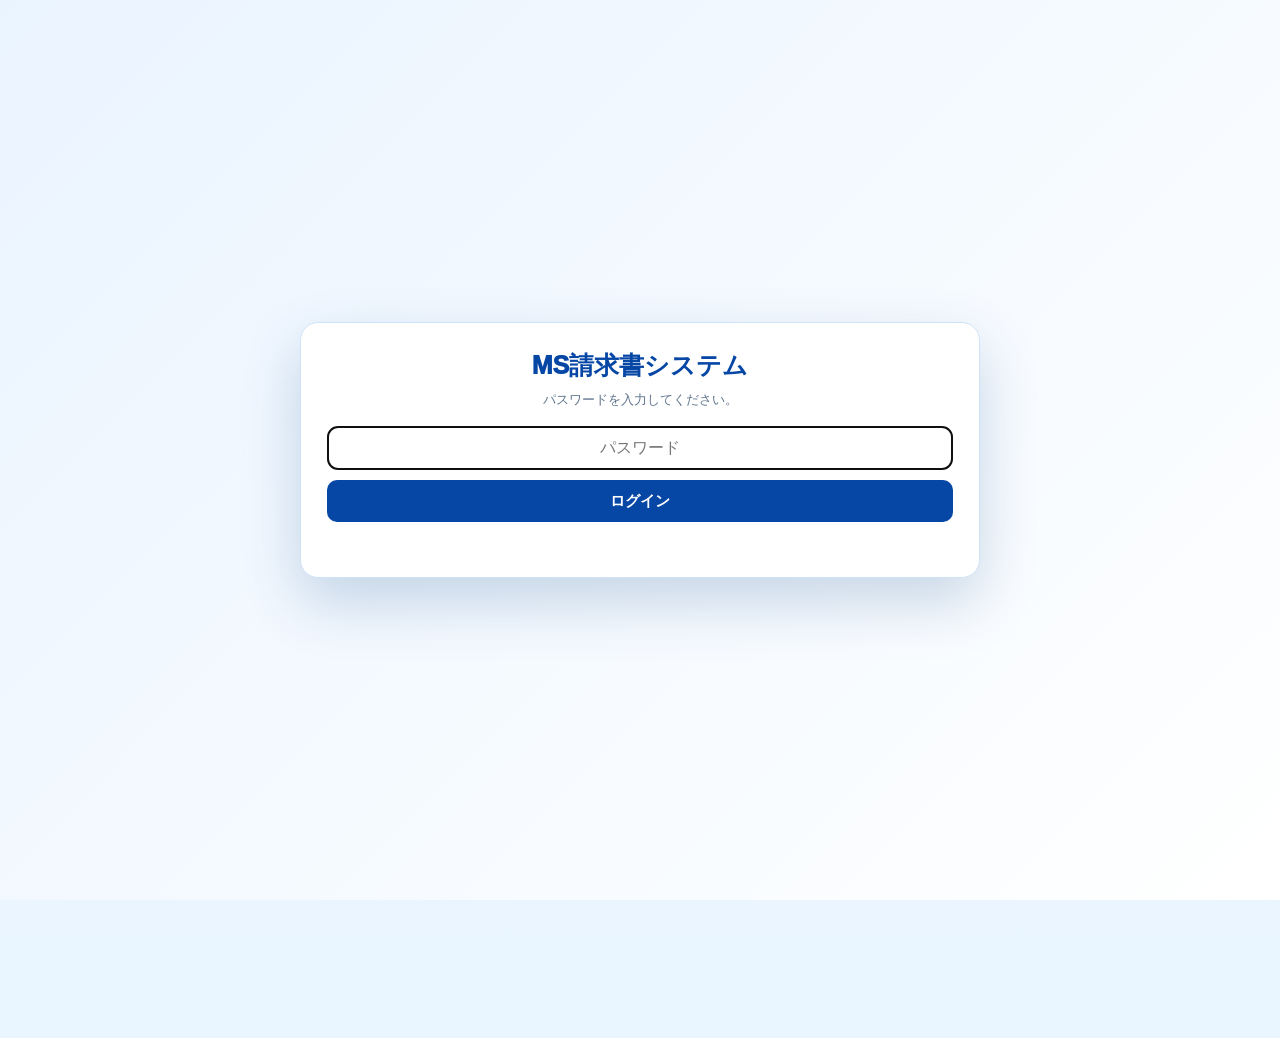
<file: index.html>
<!-- MS請求書システム 基礎整理版 2026-08-27 -->
<!doctype html>
<html lang="ja">
<head>
<meta charset="utf-8">
<meta name="viewport" content="width=device-width,initial-scale=1">
<title>MS請求書作成システム</title>
<link rel="stylesheet" href="invoice_style.css">


<style id="ms4-month-dashboard-style">
.ms4-month-dashboard{
  padding-top:12px !important;
  padding-bottom:12px !important;
}
.ms4-dashboard-title{
  margin:0 0 7px;
  font-size:12px;
  font-weight:900;
  color:#355f78;
}
.ms4-month-dashboard .ms4-current-grid > div{
  min-height:54px;
}
.ms4-month-dashboard .ms4-label{
  font-size:10px;
}
.ms4-month-dashboard .ms4-value{
  margin-top:3px;
}
</style>


<style id="ms4-site-list-compact-view-only">
/* メイン画面の工事一覧は確認専用：操作ボタンを表示せず、1工事1行でコンパクトにする */
#ms4SiteList .ms4-site-actions,
#ms4SiteList .site-actions,
#ms4SiteList .actions,
#ms4SiteList button{
  display:inline-flex !important;
}
#ms4SiteList .ms4-open{
  display:none !important;
}
#ms4SiteList > *{
  min-height:0 !important;
  padding-top:7px !important;
  padding-bottom:7px !important;
  margin-top:0 !important;
  margin-bottom:4px !important;
}
#ms4SiteList .ms4-site-card,
#ms4SiteList .site-card,
#ms4SiteList .ms4-site-info,
#ms4SiteList .site-info{
  display:flex !important;
  flex-direction:row !important;
  align-items:center !important;
  flex-wrap:nowrap !important;
  gap:10px !important;
}
#ms4SiteList p,
#ms4SiteList .sub,
#ms4SiteList .note{
  margin:0 !important;
}
</style>


<style id="ms4-site-list-one-line-final">
/* メイン画面の工事一覧：1工事1行でコンパクトに表示 */
#ms4SiteList > *{
  min-height:0 !important;
  padding:6px 9px !important;
  margin:0 0 4px !important;
}
#ms4SiteList .ms4-site-item{
  display:grid !important;
  grid-template-columns:minmax(0,1fr) auto !important;
  align-items:center !important;
  gap:8px !important;
}
#ms4SiteList .ms4-site-info,
#ms4SiteList .site-info,
#ms4SiteList .ms4-site-card{
  min-width:0 !important;
}
#ms4SiteList .ms4-site-name,
#ms4SiteList .ms4-site-meta,
#ms4SiteList .ms4-site-amt{
  display:inline !important;
  margin:0 !important;
  white-space:nowrap !important;
}
#ms4SiteList .ms4-site-name{
  margin-right:12px !important;
}
#ms4SiteList .ms4-site-meta{
  font-size:10px !important;
}
#ms4SiteList br{
  display:none !important;
}
</style>


<style id="ms4-site-list-font-larger-final">
#ms4SiteList .ms4-site-name{
  font-size:14px !important;
  font-weight:700 !important;
}
#ms4SiteList .ms4-site-meta,
#ms4SiteList .ms4-site-amt{
  font-size:12px !important;
}
#ms4SiteList button{
  font-size:12px !important;
}
</style>


<style id="ms4-site-list-responsive-height-final">
/* 工事一覧は画面の縦サイズに応じて自動調整。
   小さい画面では抑え、大きい画面では広く表示する。 */
#ms4SiteList{
  max-height:clamp(320px, 52vh, 580px) !important;
  overflow-y:auto !important;
  overflow-x:hidden !important;
}

/* 縦が低いノートPC等 */
@media (max-height:760px){
  #ms4SiteList{
    max-height:360px !important;
  }
}

/* 標準的なフルHD前後 */
@media (min-height:900px){
  #ms4SiteList{
    max-height:520px !important;
  }
}

/* 縦に余裕のある大きなモニター */
@media (min-height:1100px){
  #ms4SiteList{
    max-height:580px !important;
  }
}
</style>


<style id="ms4-billing-month-direct-style">
.ms4-billing-month-bar{
  display:flex;
  align-items:center;
  gap:9px;
  margin:0 0 10px;
  padding:7px 9px;
  border:1px solid #d5e6f7;
  border-radius:9px;
  background:#fbfdff;
  font-family:var(--fontNum);
}
.ms4-billing-month-bar label{
  font-size:12px;
  font-weight:900;
  color:#355f78;
  white-space:nowrap;
}
#ms4BillingMonth{
  width:145px;
  min-height:32px;
  padding:3px 7px;
  border:1px solid #afc7d8;
  border-radius:7px;
  background:#fff;
  color:#263f50;
  font-size:13px;
  font-weight:800;
}
.ms4-billing-month-bar span{
  font-size:10.5px;
  color:#6a7d89;
}
@media(max-width:700px){
  .ms4-billing-month-bar{flex-wrap:wrap}
}
</style>


<style id="ms4-site-claim-button-visible-final">
#ms4SiteList .ms4-site-buttons{
  display:flex !important;
  align-items:center !important;
  gap:6px !important;
}
#ms4SiteList .ms4-subbtn{
  display:inline-flex !important;
  align-items:center !important;
  justify-content:center !important;
  min-width:58px !important;
  width:auto !important;
  height:30px !important;
  padding:0 10px !important;
  font-size:12px !important;
  font-weight:900 !important;
  white-space:nowrap !important;
}
</style>


<style id="ms4-billing-month-today-button-style">
#ms4BillingMonthToday{
  width:auto !important;
  min-width:86px !important;
  height:32px !important;
  padding:0 10px !important;
  border:1px solid #9fb8c9 !important;
  border-radius:7px !important;
  background:#eef6fb !important;
  color:#245b80 !important;
  font-size:11px !important;
  font-weight:900 !important;
  cursor:pointer !important;
  white-space:nowrap !important;
}
#ms4BillingMonthToday:hover{
  background:#e3f1f9 !important;
}
</style>


<!-- MS請求書システム 簡易パスワード保護（SHA-256 / セッション中のみ認証保持） -->
<style id="ms-password-gate-style">
html.ms-password-locked body > *:not(#msPasswordGate){visibility:hidden!important;}
#msPasswordGate{
  position:fixed;inset:0;z-index:99999;
  display:none;align-items:center;justify-content:center;
  padding:20px;background:linear-gradient(135deg,#eaf4ff,#ffffff);
  font-family:-apple-system,BlinkMacSystemFont,"Segoe UI","Yu Gothic","Meiryo",sans-serif;
  visibility:visible!important;
}
html.ms-password-locked #msPasswordGate{display:flex;}
.ms-login-box{
  width:min(680px,100%);background:#fff;border:1px solid #cfe3f7;
  border-radius:18px;box-shadow:0 24px 60px rgba(0,64,128,.20);
  padding:26px;text-align:center;box-sizing:border-box;
}
.ms-login-title{font-size:25px;font-weight:950;color:#0647a5;margin-bottom:8px;}
.ms-login-sub{font-size:13px;color:#60758d;line-height:1.6;margin-bottom:16px;}
.ms-login-box input{
  width:100%;height:44px;border:1px solid #bad8f4;border-radius:10px;
  padding:8px 12px;font-size:16px;text-align:center;box-sizing:border-box;
  background:#fff;color:#122033;
}
.ms-login-box button{
  width:100%;height:42px;border:0;border-radius:10px;margin-top:10px;
  background:#0647a5;color:#fff;font-size:15px;font-weight:950;cursor:pointer;
}
.ms-login-error{min-height:20px;margin-top:9px;color:#b42318;font-size:12px;font-weight:800;}
</style>
<script id="ms-password-gate">
(function(){
  'use strict';
  var KEY='ms_invoice_auth_v1';
  var HASH='60d523c99e38a30e4b889688cf2563ae6b745aa77b41c3d5b7a7fa9606aaa4cf';
  try{ if(sessionStorage.getItem(KEY)==='ok') return; }catch(e){}
  document.documentElement.classList.add('ms-password-locked');

  function hex(buf){return Array.from(new Uint8Array(buf)).map(function(b){return b.toString(16).padStart(2,'0');}).join('');}
  async function check(pw){
    if(!window.crypto || !window.crypto.subtle) return false;
    var data=new TextEncoder().encode(pw);
    return hex(await crypto.subtle.digest('SHA-256',data))===HASH;
  }
  function buildGate(){
    if(document.getElementById('msPasswordGate')) return;
    var gate=document.createElement('div');
    gate.id='msPasswordGate';
    gate.innerHTML='<div class="ms-login-box">'+
      '<div class="ms-login-title">MS請求書システム</div>'+
      '<div class="ms-login-sub">パスワードを入力してください。</div>'+
      '<input autocomplete="current-password" id="msPasswordInput" placeholder="パスワード" type="password">'+
      '<button id="msPasswordLoginBtn" type="button">ログイン</button>'+
      '<div class="ms-login-error" id="msPasswordError"></div>'+
      '</div>';
    document.body.insertBefore(gate,document.body.firstChild);
    var input=document.getElementById('msPasswordInput');
    var button=document.getElementById('msPasswordLoginBtn');
    var error=document.getElementById('msPasswordError');
    async function login(){
      if(!input) return;
      if(await check(input.value)){
        if(error) error.textContent='';
        try{sessionStorage.setItem(KEY,'ok');}catch(e){}
        document.documentElement.classList.remove('ms-password-locked');
        gate.remove();
      }else{
        if(error) error.textContent='パスワードが違います。';
        input.select();
      }
    }
    button.addEventListener('click',login);
    input.addEventListener('keydown',function(e){if(e.key==='Enter'){e.preventDefault();login();}});
    setTimeout(function(){input.focus();},50);
  }
  if(document.readyState==='loading') document.addEventListener('DOMContentLoaded',buildGate,{once:true});
  else buildGate();
})();
</script>


<style id="ms4-done-search-style">
.ms4-done-search-panel{
  display:grid;
  grid-template-columns:minmax(120px,.8fr) minmax(160px,1fr) minmax(190px,1.2fr) auto;
  gap:8px 10px;
  align-items:end;
  margin:9px 0 11px;
  padding:9px 10px;
  background:#f7fafc;
  border:1px solid #d8e3e9;
  border-radius:7px;
}
.ms4-done-search-panel label{
  display:flex;
  flex-direction:column;
  gap:4px;
  font-size:11px;
  font-weight:700;
  color:#385363;
}
.ms4-done-search-panel select,
.ms4-done-search-panel input[type="search"]{
  width:100%;
  box-sizing:border-box;
  min-height:32px;
  padding:5px 7px;
  border:1px solid #b9cbd5;
  border-radius:5px;
  background:#fff;
  font-size:12px;
}
#ms4DoneSearchClear{
  min-height:32px;
  padding:5px 10px;
  border:1px solid #b9cbd5;
  border-radius:5px;
  background:#fff;
  color:#385363;
  font-size:11px;
  font-weight:700;
  cursor:pointer;
}
.ms4-done-search-status{
  grid-column:1 / -1;
  font-size:10px;
  color:#6b7d88;
}
@media (max-width:760px){
  .ms4-done-search-panel{grid-template-columns:1fr;}
  .ms4-done-search-status{grid-column:auto;}
}
</style>


<style id="ms-ver100-notice-style">
#msNoticeModal{
  position:fixed;
  inset:0;
  z-index:99990;
  display:flex;
  align-items:center;
  justify-content:center;
  padding:24px;
  background:rgba(20,38,58,.34);
  box-sizing:border-box;
}
#msNoticeModal .ms-release-card{
  width:min(760px,96vw);
  max-height:90vh;
  overflow:auto;
  background:#fff;
  border:1px solid #c5d4e0;
  border-radius:15px;
  box-shadow:0 24px 60px rgba(21,42,65,.28);
  color:#243746;
}
#msNoticeModal .ms-release-head{
  padding:20px 24px 18px;
  background:linear-gradient(135deg,#173f6b,#245b86);
  color:#fff;
}
#msNoticeModal .ms-release-kicker{
  display:inline-block;
  margin-bottom:8px;
  padding:4px 10px;
  border:1px solid rgba(255,255,255,.55);
  border-radius:999px;
  background:rgba(255,255,255,.12);
  font-size:11px;
  font-weight:800;
  letter-spacing:.07em;
}
#msNoticeModal .ms-release-title{
  margin:0;
  font-size:25px;
  font-weight:900;
  line-height:1.35;
}
#msNoticeModal .ms-release-sub{
  margin-top:6px;
  font-size:13px;
  font-weight:700;
  opacity:.95;
}
#msNoticeModal .ms-release-body{
  padding:19px 22px 10px;
}
#msNoticeModal .ms-release-lead{
  margin:0 0 14px;
  padding:12px 14px;
  border:1px solid #c9dfef;
  border-radius:10px;
  background:#eef6fb;
  color:#173f6b;
  font-size:14px;
  font-weight:800;
  line-height:1.8;
}
#msNoticeModal .ms-release-grid{
  display:grid;
  grid-template-columns:1fr 1fr;
  gap:11px;
}
#msNoticeModal .ms-release-box{
  padding:13px 14px;
  border:1px solid #d4dee6;
  border-radius:10px;
  background:#fbfcfd;
}
#msNoticeModal .ms-release-box h3{
  margin:0 0 8px;
  font-size:14px;
  color:#173f6b;
  font-weight:900;
}
#msNoticeModal .ms-release-box p{
  margin:0;
  font-size:13px;
  line-height:1.85;
}
#msNoticeModal .ms-release-wide{
  grid-column:1 / -1;
}
#msNoticeModal .ms-release-free{
  border-color:#c9dfcf;
  background:#f1f8f3;
}
#msNoticeModal .ms-release-free h3{
  color:#2f6f44;
}
#msNoticeModal .ms-release-use{
  border-color:#cad8e5;
  background:#f5f8fb;
}
#msNoticeModal .ms-release-caution{
  border-color:#d9dfbf;
  background:#f7faef;
}
#msNoticeModal .ms-release-caution h3{
  color:#4e6d34;
}
#msNoticeModal .ms-release-sign{
  margin:12px 1px 0;
  text-align:right;
  font-size:12px;
  font-weight:800;
  color:#617280;
}
#msNoticeModal .ms-release-foot{
  display:flex;
  justify-content:flex-end;
  padding:12px 22px 18px;
}
#msNoticeModal .ms-release-close{
  min-width:108px;
  height:38px;
  border:0;
  border-radius:8px;
  background:#173f6b;
  color:#fff;
  font-size:13px;
  font-weight:900;
  cursor:pointer;
}
#msNoticeModal .ms-release-close:hover{
  background:#0f3156;
}
@media(max-width:620px){
  #msNoticeModal .ms-release-grid{grid-template-columns:1fr;}
  #msNoticeModal .ms-release-wide{grid-column:auto;}
  #msNoticeModal .ms-release-title{font-size:21px;}
  #msNoticeModal .ms-release-lead{font-size:13px;}
  #msNoticeModal .ms-release-box p{font-size:12.5px;}
}
</style>


<style id="ms-personal-menu-style-20260920">
.ms4-personal h3{color:#8b4d16}
.ms4-personal .ms4-menu-badge,.ms4-personal .start{background:linear-gradient(180deg,#b87532,#8f531c);color:#fff}
</style>

<style id="ms-personal-dashboard-fusion-style-20260921">
.ms4-month-dashboard .ms4-current-grid{
  grid-template-columns:repeat(4,minmax(0,1fr)) !important;
}
.ms4-fusion-breakdown{
  margin-top:3px;
  font-size:10px;
  font-weight:800;
  color:#6a7d89;
  white-space:nowrap;
}
#ms4PersonalTab.active{
  background:#9a5d24 !important;
  color:#fff !important;
  border-color:#9a5d24 !important;
}
.ms4-personal-row{
  display:grid;
  grid-template-columns:minmax(0,1.25fr) minmax(0,1.35fr) auto auto auto auto;
  gap:12px;
  align-items:center;
  padding:8px 10px;
  margin:0 0 4px;
  border:1px solid #ead9c8;
  border-radius:7px;
  background:#fffdf9;
  font-size:12px;
}
.ms4-personal-row .customer{font-size:14px;font-weight:800;color:#5d3a19;white-space:nowrap;overflow:hidden;text-overflow:ellipsis}
.ms4-personal-row .project{white-space:nowrap;overflow:hidden;text-overflow:ellipsis}
.ms4-personal-row .amt{font-family:var(--fontNum);font-weight:800;white-space:nowrap}
.ms4-personal-row .status{font-weight:900;color:#8b4d16;white-space:nowrap}
.ms4-personal-empty{padding:24px 10px;text-align:center;color:#71808a;font-size:12px}
@media(max-width:850px){
  .ms4-month-dashboard .ms4-current-grid{grid-template-columns:repeat(2,minmax(0,1fr)) !important}
  .ms4-personal-row{grid-template-columns:1fr 1fr}
}
</style>


<style id="ms-personal-dashboard-fusion-v2-style-20260921">
.ms4-total-card{background:#f4f9fd!important}
.ms4-corp-card{background:#f7fbff!important}
.ms4-person-card{background:#fff9f2!important}
.ms4-person-card .ms4-label,.ms4-person-card .ms4-value{color:#8b4d16!important}
.ms4-status-card{background:#fbfcfd!important}
.ms4-status-lines{
  display:flex;flex-direction:column;gap:2px;margin-top:4px;
  font-size:10.5px;color:#536a78;font-weight:700;line-height:1.35;
}
.ms4-status-lines b{font-size:12px;color:#263f50;margin-left:4px}
#ms4PersonalDoneTab.active{
  background:#6f553e!important;color:#fff!important;border-color:#6f553e!important;
}
#ms4PersonalDoneSearchPanel input[type="search"],
#ms4PersonalDoneSearchPanel select{min-height:32px}
@media(max-width:850px){
  .ms4-month-dashboard .ms4-current-grid{grid-template-columns:repeat(2,minmax(0,1fr))!important}
}
</style>

<style id="ms-personal-reference-button-style-20260921">
.ms4-personal-ref{min-width:58px;height:30px;padding:0 10px;border:1px solid #9f7a55;border-radius:6px;background:#fff;color:#7a4c20;font-size:12px;font-weight:900;cursor:pointer;white-space:nowrap}
.ms4-personal-ref:hover{background:#fff5e9}
</style>

<style id="ms4-dashboard-color-final-20260921">
/* 請求月実請求額：合計→内訳が一目で分かる配色 */
.ms4-month-dashboard .ms4-total-card{
  background:#e7f2fb !important;
  border-color:#9fc7e2 !important;
  box-shadow:inset 0 3px 0 #176fa8;
}
.ms4-month-dashboard .ms4-total-card .ms4-label{
  color:#245b80 !important;
  font-weight:900 !important;
}
.ms4-month-dashboard .ms4-total-card .ms4-value{
  color:#124f78 !important;
  font-weight:950 !important;
}

.ms4-month-dashboard .ms4-corp-card{
  background:#edf8f6 !important;
  border-color:#a7d4cb !important;
  box-shadow:inset 0 3px 0 #348c7d;
}
.ms4-month-dashboard .ms4-corp-card .ms4-label{
  color:#286e63 !important;
  font-weight:900 !important;
}
.ms4-month-dashboard .ms4-corp-card .ms4-value{
  color:#205f56 !important;
  font-weight:950 !important;
}

/* 個人は現在の暖色系を維持し、法人との違いを明確にする */
.ms4-month-dashboard .ms4-person-card{
  background:#fff4e8 !important;
  border-color:#dfbd98 !important;
  box-shadow:inset 0 3px 0 #a96528;
}
.ms4-month-dashboard .ms4-person-card .ms4-label,
.ms4-month-dashboard .ms4-person-card .ms4-value{
  color:#824917 !important;
}

/* 状況は金額カードより控えめ */
.ms4-month-dashboard .ms4-status-card{
  background:#f7f9fa !important;
  border-color:#d7e0e5 !important;
  box-shadow:inset 0 3px 0 #8999a3;
}
</style>


<style id="ms4-dashboard-border-final-20260921">
/* 最終調整：上の色アクセントは維持し、外枠だけ少し明確にする */
.ms4-month-dashboard .ms4-total-card{
  border:1.5px solid #82b7d9 !important;
}
.ms4-month-dashboard .ms4-corp-card{
  border:1.5px solid #83c2b6 !important;
}
.ms4-month-dashboard .ms4-person-card{
  border:1.5px solid #d3a675 !important;
}
.ms4-month-dashboard .ms4-status-card{
  border:1.5px solid #c2cdd3 !important;
}
</style>

</head>
<body class="ms-index-page">
<section id="view-home">
  <header class="ms4-top">
    <div class="ms4-top-inner">
      <div><img class="ms4-logo" alt="MSランドスケープ ロゴ" src="[data-uri]"></div>
      <div class="ms4-title">
        <h1>MS請求書作成システム</h1>
        <div class="ms4-en">MS INVOICE SYSTEM</div>
        <div class="ms4-catch">工事ごとの請求管理を、もっと簡単に、もっと分かりやすく。</div>
      </div>
      <div class="ms4-quick">
        <button onclick="showMsNotice()">
          <svg viewBox="0 0 24 24"><path d="M18 8a6 6 0 0 0-12 0c0 7-3 7-3 9h18c0-2-3-2-3-9"></path><path d="M10 21h4"></path></svg>
          <span>お知らせ</span>
        </button>
        <button onclick="MSInvoiceOpenGuide()">
          <svg viewBox="0 0 24 24"><path d="M8 5v14l11-7z"></path></svg>
          <span>操作方法</span>
        </button>
        <button onclick="MSInvoiceOpenDataManagement()">
          <svg viewBox="0 0 24 24"><path d="M4 6h16v12H4z"></path><path d="M8 10h8M8 14h5"></path></svg>
          <span>データ管理</span>
        </button>
      </div>
    </div>
  </header>

  <main class="ms4-main">
    <div class="ms4-current ms4-month-dashboard">
      <div class="ms4-dashboard-title">月次請求状況</div>
      <div class="ms4-billing-month-bar">
        <label for="ms4BillingMonth">請求月</label>
        <input id="ms4BillingMonth" type="month" aria-label="請求月">
        <button id="ms4BillingMonthToday" type="button">今月に戻す</button>
        <span>工事一覧の「請求」から、この月の月次請求へ進みます。</span>
      </div>
      <div class="ms4-current-grid">
        <div class="ms4-total-card">
          <div class="ms4-label">請求月実請求額 合計</div>
          <div class="ms4-value money" id="ms4MonthActual">0 円</div>
        </div>
        <div class="ms4-corp-card">
          <div class="ms4-label">法人 実請求額</div>
          <div class="ms4-value money" id="ms4MonthCorporateActual">0 円</div>
        </div>
        <div class="ms4-person-card">
          <div class="ms4-label">個人 実請求額</div>
          <div class="ms4-value money" id="ms4MonthPersonalActual">0 円</div>
        </div>
        <div class="ms4-status-card">
          <div class="ms4-label">請求状況</div>
          <div class="ms4-status-lines">
            <span>未請求 <b id="ms4MonthPending">0件</b></span>
            <span>保留金待ち <b id="ms4MonthRetention">0件</b></span>
            <span>個人請求中 <b id="ms4MonthPersonalOpen">0件</b></span>
          </div>
        </div>
      </div>

      <!-- 内部互換用：選択中工事の状態は残すが画面には表示しない -->
      <div style="display:none" aria-hidden="true">
        <span id="ms4CurrentName"></span>
        <span id="ms4CurrentOrder"></span>
        <span id="ms4CurrentBalance"></span>
      </div>
    </div>

    <div class="ms4-lower">
      <div class="ms4-panel">
        <div class="ms4-panel-head">
          <span>工事一覧</span>
          <span class="ms4-panel-sub" id="ms4ListSummary">未請求 0件 ／ 完了 0件</span>
        </div>
        <div class="ms4-panel-body">
          <div class="ms4-list-tabs">
            <button id="ms4PendingTab" class="active" onclick="ms4ShowList('pending')">未請求工事</button>
            <button id="ms4DoneTab" class="plain" onclick="ms4ShowList('done')">完了工事</button>
            <button id="ms4PersonalTab" class="plain" type="button">個人請求</button>
            <button id="ms4PersonalDoneTab" class="plain" type="button">個人完了</button>
          </div>

          <div id="ms4DoneSearchPanel" class="ms4-done-search-panel" style="display:none;">
            <label>
              <span>年で絞る</span>
              <select id="ms4DoneYearFilter">
                <option value="">すべての年</option>
              </select>
            </label>
            <label>
              <span>発注先で絞る</span>
              <select id="ms4DoneClientFilter">
                <option value="">すべての発注先</option>
              </select>
            </label>
            <label>
              <span>工事名で検索</span>
              <input id="ms4DoneNameSearch" type="search" placeholder="工事名の一部を入力">
            </label>
            <button id="ms4DoneSearchClear" type="button">絞り込み解除</button>
            <div id="ms4DoneSearchStatus" class="ms4-done-search-status"></div>
          </div>

          <div id="ms4PersonalDoneSearchPanel" class="ms4-done-search-panel" style="display:none;">
            <label>
              <span>年で絞る</span>
              <select id="ms4PersonalDoneYearFilter"><option value="">すべての年</option></select>
            </label>
            <label>
              <span>お客様名で検索</span>
              <input id="ms4PersonalDoneCustomerSearch" type="search" placeholder="お客様名の一部を入力">
            </label>
            <label>
              <span>工事名・住所で検索</span>
              <input id="ms4PersonalDoneProjectSearch" type="search" placeholder="工事名・住所の一部を入力">
            </label>
            <button id="ms4PersonalDoneSearchClear" type="button">絞り込み解除</button>
            <div id="ms4PersonalDoneSearchStatus" class="ms4-done-search-status"></div>
          </div>

          <div class="ms4-site-list" id="ms4SiteList"></div>
        </div>
      </div>

      <div class="ms4-panel">
        <div class="ms4-panel-head">
          <span>請求メニュー</span>
          <span class="ms4-panel-sub">各画面で対象の工事を選びます</span>
        </div>
        <div class="ms4-panel-body">
          <div class="ms4-menu-grid">
            <button class="ms4-menu ms4-blue" onclick="MSInvoiceOpenMonthlyWithMonth()">
              <div class="ms4-menu-head"><div class="ms4-menu-badge">①</div><h3>月次請求</h3></div>
              <p>当月出来高を入力し、保留金や請求残金を確認します。</p>
              <span class="start">開く</span>
            </button>
            <button class="ms4-menu ms4-orange" onclick="MSInvoiceOpen('sites')">
              <div class="ms4-menu-head"><div class="ms4-menu-badge">②</div><h3>工事情報</h3></div>
              <p>新規工事の登録、注文金額・工事番号などを確認・編集します。</p>
              <span class="start">開く</span>
            </button>
            <button class="ms4-menu ms4-green" onclick="location.href='invoice_master.html'">
              <div class="ms4-menu-head"><div class="ms4-menu-badge">③</div><h3>マスター管理</h3></div>
              <p>発注先・担当者・請求条件などのマスターを管理します。</p>
              <span class="start">開く</span>
            </button>
            <button class="ms4-menu ms4-purple" onclick="location.href='invoice_summary.html'">
              <div class="ms4-menu-head"><div class="ms4-menu-badge">④</div><h3>総括請求書</h3></div>
              <p>指定月に請求がある工事をまとめて総括請求書を作成します。</p>
              <span class="start">開く</span>
            </button>
            <button class="ms4-menu ms4-personal" onclick="location.href='invoice_personal.html'">
              <div class="ms4-menu-head"><div class="ms4-menu-badge">⑤</div><h3>個人請求</h3></div>
              <p>個人のお客様情報と工事金額を入力し、回数を決めずに請求を管理します。</p>
              <span class="start">開く</span>
            </button>
          </div>
          <div class="ms4-footer-note">※請求書は「月次請求」で保存後に工事別請求書を印刷できます。</div>
        </div>
      </div>
    </div>
  </main>
</section>
<script src="invoice_storage.js"></script>
<script src="invoice_common.js"></script>

<script id="ms-ver100-notice">
(function(){
  "use strict";

  window.showMsNotice=function(){
    const old=document.getElementById("msNoticeModal");
    if(old) old.remove();

    const bg=document.createElement("div");
    bg.id="msNoticeModal";
    bg.innerHTML=`<div class="ms-release-card" role="dialog" aria-modal="true" aria-label="MS請求書システム Ver1.0.0 公開のお知らせ">
      <div class="ms-release-head">
        <div class="ms-release-kicker">RELEASE INFORMATION</div>
        <h2 class="ms-release-title">MS請求書システム Ver1.0.0 公開</h2>
        <div class="ms-release-sub">請求業務を、もっと簡単に。もっと分かりやすく。</div>
      </div>

      <div class="ms-release-body">
        <div class="ms-release-lead">
          毎月の請求業務の負担を減らし、入力・計算ミスを少なくするために作成しました。<br>
          事務作業を少しでも短くして、社員が少しでも早く帰れるようにすることも目標の一つです。
        </div>

        <div class="ms-release-grid">
          <div class="ms-release-box ms-release-free">
            <h3>● 無料でご利用いただけます</h3>
            <p>会社・個人事業主を問わず、ご自身・自社の請求業務に無料でお使いいただけます。</p>
          </div>

          <div class="ms-release-box">
            <h3>● 主な機能</h3>
            <p>工事情報、月次出来高、請求額、保留金、増減工事、工事別請求書、総括請求書などを管理できます。</p>
          </div>

          <div class="ms-release-box ms-release-wide ms-release-use">
            <h3>● 利用条件</h3>
            <p>再配布・転載、改変したものの配布・公開、本システム自体の販売・有料サービス等への利用は認めていません。</p>
          </div>

          <div class="ms-release-box ms-release-wide ms-release-caution">
            <h3>● ご利用上の注意</h3>
            <p>請求書提出前に、注文金額・出来高・増減・保留金・消費税・請求金額をご確認ください。<br>
            本システムの利用によるデータ消失・計算誤り・その他の損害について、作者は責任を負いません。ご利用は自己責任でお願いいたします。<br>
            大切なデータは、定期的にバックアップを保存してください。</p>
          </div>
        </div>

        <div class="ms-release-sign">MSランドスケープ</div>
      </div>

      <div class="ms-release-foot">
        <button class="ms-release-close" type="button">閉じる</button>
      </div>
    </div>`;

    const close=()=>bg.remove();
    bg.querySelector(".ms-release-close")?.addEventListener("click",close);
    bg.addEventListener("click",function(e){ if(e.target===bg) close(); });
    document.addEventListener("keydown",function esc(e){
      if(e.key==="Escape"){
        document.removeEventListener("keydown",esc);
        if(document.body.contains(bg)) close();
      }
    });

    document.body.appendChild(bg);
  };
})();
</script>


<script id="ms4-month-dashboard-script">
(function(){
  "use strict";

  function selectedMonthKey(){
    const el=document.getElementById("ms4BillingMonth");
    const v=el?.value||"";
    if(/^\d{4}-\d{2}$/.test(v)) return v;
    const d=new Date();
    return d.getFullYear()+"-"+String(d.getMonth()+1).padStart(2,"0");
  }

  function yenText(n){
    try{
      if(typeof yen==="function") return yen(Number(n||0))+" 円";
    }catch(e){}
    return Number(n||0).toLocaleString("ja-JP")+" 円";
  }

  function getMonthlyRec(month,siteId){
    try{
      return state?.monthly?.[month]?.[siteId] || null;
    }catch(e){
      return null;
    }
  }

  function monthsUntil(month){
    try{
      return Object.keys(state?.monthly||{}).filter(m=>m<=month).sort();
    }catch(e){
      return [];
    }
  }

  function actualForMonth(month,site){
    try{
      if(getMonthlyRec(month,site.id) && typeof calcBillForSite==="function"){
        return Math.max(0,Number(calcBillForSite(month,site)?.billNet||0));
      }
    }catch(e){}
    return 0;
  }

  function billedUntil(month,site){
    let total=0;
    for(const m of monthsUntil(month)){
      if(!getMonthlyRec(m,site.id)) continue;
      try{
        if(typeof calcBillForSite==="function"){
          total+=Math.max(0,Number(calcBillForSite(m,site)?.billNet||0));
        }
      }catch(e){}
    }
    return Math.round(total);
  }

  function workUntil(month,siteId){
    let total=0;
    for(const m of monthsUntil(month)){
      const rec=getMonthlyRec(m,siteId);
      if(rec) total+=Number(rec.thisMonthNet||0);
    }
    return Math.round(total);
  }

  function completedUntil(month,siteId){
    for(const m of monthsUntil(month)){
      const rec=getMonthlyRec(m,siteId);
      if(rec?.isFinal) return true;
    }
    return false;
  }

  function calcSiteAtMonth(site,month){
    try{
      const rec=getMonthlyRec(month,site.id);
      const isFinal=!!rec?.isFinal;
      if(typeof getSiteForCalc==="function"){
        return getSiteForCalc(site,isFinal,month);
      }
    }catch(e){}
    return site;
  }

  function orderAtMonth(site,month){
    const s=calcSiteAtMonth(site,month);
    return Math.max(0,Math.round(
      Number(s?.contractNet||0)+
      Number(s?.increaseNet||0)-
      Number(s?.reductionNet||0)
    ));
  }

  function pendingAtMonth(site,month){
    const order=orderAtMonth(site,month);
    const billed=billedUntil(month,site);
    return Math.max(0,order-billed)>0;
  }

  function retentionWaitingAtMonth(site,month){
    try{
      const s=calcSiteAtMonth(site,month);
      const cap=Math.max(0,Number(typeof retentionCap==="function" ? retentionCap(s) : 0));
      if(cap<=0) return false;

      const order=orderAtMonth(site,month);
      const billed=billedUntil(month,site);
      const work=workUntil(month,site.id);
      const completed=completedUntil(month,site.id);

      let trigger=Number.POSITIVE_INFINITY;
      if(typeof triggerLine==="function") trigger=Number(triggerLine(s));

      // 対象月終了時点で保留金が残っている工事だけを表示。
      const retentionReached =
        completed ||
        (Number.isFinite(trigger) && work>=Math.round(trigger));

      return retentionReached && billed<order && (order-billed)>0;
    }catch(e){
      return false;
    }
  }

  async function refreshDashboard(){
    if(typeof state==="undefined" || !Array.isArray(state.sites)) return;

    const month=selectedMonthKey();
    let corporateActual=0;
    let pending=0;
    let retention=0;

    state.sites.forEach(site=>{
      corporateActual += actualForMonth(month,site);
      if(pendingAtMonth(site,month)) pending++;
      if(retentionWaitingAtMonth(site,month)) retention++;
    });

    let personalActual=0;
    let personalOpen=0;
    try{
      if(window.MSInvoiceStorage && typeof MSInvoiceStorage.get==="function"){
        await MSInvoiceStorage.ready;
        const raw=await MSInvoiceStorage.get("ms_invoice_personal_v1");
        const pd=JSON.parse(raw||"{}");
        const projects=Array.isArray(pd?.projects)?pd.projects:[];
        personalOpen=projects.filter(p=>p?.completed!==true).length;
        projects.forEach(p=>{
          (Array.isArray(p?.claims)?p.claims:[]).forEach(c=>{
            if(String(c?.date||"").slice(0,7)===month){
              personalActual+=Math.max(0,Number(c?.amount||0));
            }
          });
        });
      }
    }catch(e){}

    const total=corporateActual+personalActual;
    const a=document.getElementById("ms4MonthActual");
    const ca=document.getElementById("ms4MonthCorporateActual");
    const pa=document.getElementById("ms4MonthPersonalActual");
    const p=document.getElementById("ms4MonthPending");
    const r=document.getElementById("ms4MonthRetention");
    const po=document.getElementById("ms4MonthPersonalOpen");
    if(a) a.textContent=yenText(total);
    if(ca) ca.textContent=yenText(corporateActual);
    if(pa) pa.textContent=yenText(personalActual);
    if(p) p.textContent=pending+"件";
    if(r) r.textContent=retention+"件";
    if(po) po.textContent=personalOpen+"件";
  }

  document.addEventListener("DOMContentLoaded",()=>{
    setTimeout(refreshDashboard,180);
    setTimeout(refreshDashboard,500);

    const month=document.getElementById("ms4BillingMonth");
    if(month){
      month.addEventListener("change",()=>setTimeout(refreshDashboard,0));
    }
  });

  document.addEventListener("click",()=>setTimeout(refreshDashboard,180));
  window.addEventListener("focus",()=>setTimeout(refreshDashboard,80));
})();
</script>


<script id="ms4-billing-month-direct-script">
(function(){
  "use strict";
  const KEY="ms_invoice_billing_month_direct_v1";

  function pcMonth(){
    const d=new Date();
    return d.getFullYear()+"-"+String(d.getMonth()+1).padStart(2,"0");
  }
  function selectedMonth(){
    const el=document.getElementById("ms4BillingMonth");
    const v=el?.value||"";
    return /^\d{4}-\d{2}$/.test(v) ? v : pcMonth();
  }
  function init(){
    const el=document.getElementById("ms4BillingMonth");
    if(!el) return;
    let saved="";
    try{ saved=localStorage.getItem(KEY)||""; }catch(e){}
    el.value=/^\d{4}-\d{2}$/.test(saved) ? saved : pcMonth();
    el.addEventListener("change",()=>{
      if(/^\d{4}-\d{2}$/.test(el.value)){
        try{ localStorage.setItem(KEY,el.value); }catch(e){}
      }
    });

    const todayBtn=document.getElementById("ms4BillingMonthToday");
    if(todayBtn){
      todayBtn.addEventListener("click",()=>{
        const now=pcMonth();
        el.value=now;
        try{ localStorage.setItem(KEY,now); }catch(e){}
        el.dispatchEvent(new Event("change",{bubbles:true}));
      });
    }
  }

  window.MSInvoiceOpenMonthlyWithMonth=function(siteId){
    const month=selectedMonth();
    try{ localStorage.setItem(KEY,month); }catch(e){}

    const p=new URLSearchParams();
    p.set("month",month);
    if(siteId) p.set("site",siteId);

    location.href="invoice_monthly.html?"+p.toString();
  };

  if(document.readyState==="loading"){
    document.addEventListener("DOMContentLoaded",init,{once:true});
  }else{
    init();
  }
})();
</script>


<script>
function MSInvoiceOpenDataManagement(){
  try{
    if(typeof MSInvoiceOpen==='function'){
      MSInvoiceOpen('data-management');
      return;
    }
  }catch(e){}
  location.href='invoice_app.html?view=data-management';
}

function MSInvoiceOpenGuide(){
  var url = ''; // 操作方法YouTubeのURLをここに設定
  if(url){
    window.open(url, '_blank', 'noopener');
  }else{
    alert('操作方法の動画は準備中です。');
  }
}
</script>

<style id="ms-main-target-month-emphasis-20260920">
.ms4-billing-month-bar{background:#fff7cf!important;border:2px solid #d9aa27!important;border-radius:12px!important;padding:12px 14px!important;}
.ms4-billing-month-bar label{font-size:14px!important;font-weight:900!important;color:#654d08!important;}
#ms4BillingMonth{font-size:20px!important;font-weight:900!important;min-height:44px!important;border:2px solid #c99a1f!important;background:#fff!important;}
#msMainMonthWarning{width:100%;font-size:11px;font-weight:900;color:#7b5310;text-align:center;margin-top:3px;}
#msMainMonthWarning.current{color:#315c76;}
</style>
<script id="ms-main-target-month-emphasis-script-20260920">
(function(){
 function pcMonth(){const d=new Date();return d.getFullYear()+'-'+String(d.getMonth()+1).padStart(2,'0');}
 function fmt(v){const a=String(v||'').split('-');return a.length===2?a[0]+'年'+Number(a[1])+'月':v;}
 function sync(){const el=document.getElementById('ms4BillingMonth');const bar=el?.closest('.ms4-billing-month-bar');if(!el||!bar)return;let w=document.getElementById('msMainMonthWarning');if(!w){w=document.createElement('div');w.id='msMainMonthWarning';bar.appendChild(w);}const cur=el.value===pcMonth();w.classList.toggle('current',cur);w.textContent=cur?'請求対象月：'+fmt(el.value):'⚠ 請求対象月：'+fmt(el.value)+'（現在月ではありません）';}
 function init(){const el=document.getElementById('ms4BillingMonth');if(!el)return;el.addEventListener('change',()=>setTimeout(sync,0));document.getElementById('ms4BillingMonthToday')?.addEventListener('click',()=>setTimeout(sync,0));[0,100,400].forEach(ms=>setTimeout(sync,ms));}
 if(document.readyState==='loading')document.addEventListener('DOMContentLoaded',init,{once:true});else init();
})();
</script>


<script id="ms-personal-list-fusion-script-20260921">
(function(){
  "use strict";
  const KEY="ms_invoice_personal_v1";
  let originalShowList=null;
  let personalProjects=[];

  function yen(n){return Math.round(Number(n||0)).toLocaleString("ja-JP")+"円";}
  function finalAmount(p){return Number(p?.contract||0)+Number(p?.increase||0)-Number(p?.reduction||0);}
  function claimed(p){return (Array.isArray(p?.claims)?p.claims:[]).reduce((a,c)=>a+Number(c?.amount||0),0);}
  function esc(v){return String(v??"").replace(/[&<>"']/g,ch=>({"&":"&amp;","<":"&lt;",">":"&gt;",'"':"&quot;","'":"&#39;"}[ch]));}
  function doneYear(p){
    const d=String(p?.completedAt||p?.updatedAt||"");
    return /^\d{4}/.test(d)?d.slice(0,4):"";
  }

  async function loadPersonal(){
    try{
      if(!window.MSInvoiceStorage||typeof MSInvoiceStorage.get!=="function") return [];
      await MSInvoiceStorage.ready;
      const raw=await MSInvoiceStorage.get(KEY);
      const d=JSON.parse(raw||"{}");
      return Array.isArray(d?.projects)?d.projects:[];
    }catch(e){return [];}
  }

  function hideSearch(){
    const a=document.getElementById("ms4DoneSearchPanel");
    const b=document.getElementById("ms4PersonalDoneSearchPanel");
    if(a)a.style.display="none";
    if(b)b.style.display="none";
  }

  function setTabs(which){
    const ids=["ms4PendingTab","ms4DoneTab","ms4PersonalTab","ms4PersonalDoneTab"];
    ids.forEach(id=>{const e=document.getElementById(id);if(e)e.className="plain";});
    const target={pending:"ms4PendingTab",done:"ms4DoneTab",personal:"ms4PersonalTab",personalDone:"ms4PersonalDoneTab"}[which];
    const el=document.getElementById(target);if(el)el.className="active";
  }

  function row(p){
    const f=finalAmount(p),c=claimed(p),r=Math.max(0,f-c);
    return '<div class="ms4-personal-row">'+
      '<div class="customer">'+esc(p?.customer||"名称未入力")+'</div>'+
      '<div class="project">'+esc(p?.project||"工事名未入力")+'</div>'+
      '<div class="amt">工事 '+yen(f)+'</div>'+
      '<div class="amt">請求済 '+yen(c)+' ／ 残 '+yen(r)+'</div>'+
      '<div class="status">'+(p?.completed===true?'完了':'請求中')+'</div>'+
      (p?.completed===true?'<button type="button" class="ms4-personal-ref" data-personal-ref="'+esc(p.id||'')+'">参照</button>':'<span></span>')+
    '</div>';
  }

  async function showPersonalOpen(){
    setTabs("personal"); hideSearch();
    personalProjects=await loadPersonal();
    const open=personalProjects.filter(p=>p?.completed!==true);
    const done=personalProjects.filter(p=>p?.completed===true);
    const box=document.getElementById("ms4SiteList");
    const summary=document.getElementById("ms4ListSummary");
    if(summary)summary.textContent="個人 請求中 "+open.length+"件 ／ 完了 "+done.length+"件";
    if(!box)return;
    const ordered=open.slice().sort((x,y)=>String(y?.updatedAt||y?.createdAt||"").localeCompare(String(x?.updatedAt||x?.createdAt||"")));
    box.innerHTML=ordered.length?ordered.map(row).join(""):'<div class="ms4-personal-empty">個人の請求中工事はありません。</div>';
  }

  function populateYears(done){
    const sel=document.getElementById("ms4PersonalDoneYearFilter");
    if(!sel)return;
    const keep=sel.value;
    const years=[...new Set(done.map(doneYear).filter(Boolean))].sort().reverse();
    sel.innerHTML='<option value="">すべての年</option>'+years.map(y=>'<option value="'+esc(y)+'">'+esc(y)+'年</option>').join("");
    if(years.includes(keep))sel.value=keep;
  }

  function renderPersonalDone(){
    const done=personalProjects.filter(p=>p?.completed===true);
    populateYears(done);
    const year=document.getElementById("ms4PersonalDoneYearFilter")?.value||"";
    const cq=(document.getElementById("ms4PersonalDoneCustomerSearch")?.value||"").trim().toLowerCase();
    const pq=(document.getElementById("ms4PersonalDoneProjectSearch")?.value||"").trim().toLowerCase();
    const filtered=done.filter(p=>{
      if(year && doneYear(p)!==year)return false;
      if(cq && !String(p?.customer||"").toLowerCase().includes(cq))return false;
      const target=(String(p?.project||"")+" "+String(p?.address||"")+" "+String(p?.site||"")).toLowerCase();
      if(pq && !target.includes(pq))return false;
      return true;
    }).sort((x,y)=>String(y?.completedAt||y?.updatedAt||"").localeCompare(String(x?.completedAt||x?.updatedAt||"")));

    const box=document.getElementById("ms4SiteList");
    const summary=document.getElementById("ms4ListSummary");
    const status=document.getElementById("ms4PersonalDoneSearchStatus");
    if(summary)summary.textContent="個人完了 "+done.length+"件";
    if(status)status.textContent="表示 "+filtered.length+"件 ／ 個人完了 "+done.length+"件";
    if(box){
      box.innerHTML=filtered.length?filtered.map(row).join(""):'<div class="ms4-personal-empty">条件に一致する個人完了工事はありません。</div>';
      box.querySelectorAll('[data-personal-ref]').forEach(btn=>btn.addEventListener('click',()=>{
        const id=btn.dataset.personalRef||'';
        if(id) location.href='invoice_personal.html?ref='+encodeURIComponent(id);
      }));
    }
  }

  async function showPersonalDone(){
    setTabs("personalDone"); hideSearch();
    const panel=document.getElementById("ms4PersonalDoneSearchPanel");
    if(panel)panel.style.display="";
    personalProjects=await loadPersonal();
    renderPersonalDone();
  }

  function clearPersonalDoneSearch(){
    const y=document.getElementById("ms4PersonalDoneYearFilter");
    const c=document.getElementById("ms4PersonalDoneCustomerSearch");
    const p=document.getElementById("ms4PersonalDoneProjectSearch");
    if(y)y.value=""; if(c)c.value=""; if(p)p.value="";
    renderPersonalDone();
  }

  function init(){
    originalShowList=window.ms4ShowList;
    if(typeof originalShowList==="function"){
      window.ms4ShowList=function(mode){
        const pd=document.getElementById("ms4PersonalDoneSearchPanel");if(pd)pd.style.display="none";
        const pt=document.getElementById("ms4PersonalTab");if(pt)pt.className="plain";
        const pdt=document.getElementById("ms4PersonalDoneTab");if(pdt)pdt.className="plain";
        return originalShowList(mode);
      };
    }
    document.getElementById("ms4PersonalTab")?.addEventListener("click",showPersonalOpen);
    document.getElementById("ms4PersonalDoneTab")?.addEventListener("click",showPersonalDone);
    document.getElementById("ms4PersonalDoneYearFilter")?.addEventListener("change",renderPersonalDone);
    document.getElementById("ms4PersonalDoneCustomerSearch")?.addEventListener("input",renderPersonalDone);
    document.getElementById("ms4PersonalDoneProjectSearch")?.addEventListener("input",renderPersonalDone);
    document.getElementById("ms4PersonalDoneSearchClear")?.addEventListener("click",clearPersonalDoneSearch);
    window.addEventListener("focus",()=>{
      if(document.getElementById("ms4PersonalTab")?.classList.contains("active"))showPersonalOpen();
      else if(document.getElementById("ms4PersonalDoneTab")?.classList.contains("active"))showPersonalDone();
    });
  }
  if(document.readyState==="loading")document.addEventListener("DOMContentLoaded",()=>setTimeout(init,80),{once:true});
  else setTimeout(init,80);
})();
</script>


<style id="ms-corporate-completed-reference-style-20260921">
#ms4SiteList .ms-corp-ref{
  display:inline-flex!important;align-items:center!important;justify-content:center!important;
  min-width:58px!important;height:30px!important;padding:0 10px!important;
  border:1px solid #7fa8c2!important;border-radius:6px!important;
  background:#fff!important;color:#245b80!important;font-size:12px!important;
  font-weight:900!important;cursor:pointer!important;white-space:nowrap!important;
}
#ms4SiteList .ms-corp-ref:hover{background:#eef7fd!important}
</style>
<script id="ms-corporate-completed-reference-script-20260921">
(function(){
  "use strict";

  function norm(v){return String(v||"").replace(/\s+/g," ").trim();}
  function sites(){
    try{return Array.isArray(state?.sites)?state.sites:[];}catch(e){return [];}
  }
  function clientText(site){
    return norm(site?.clientName||site?.client||site?.ordererName||site?.customerName||"");
  }
  function findSiteForRow(row){
    const txt=norm(row?.innerText||"");
    if(!txt)return null;
    const candidates=sites().filter(site=>{
      const name=norm(site?.name||site?.siteName||"");
      return name && txt.includes(name);
    });
    if(candidates.length===1)return candidates[0];
    if(candidates.length>1){
      const narrowed=candidates.filter(site=>{
        const c=clientText(site);
        return c && txt.includes(c);
      });
      if(narrowed.length===1)return narrowed[0];
    }
    return null;
  }
  function decorateDoneRows(){
    const done=document.getElementById("ms4DoneTab");
    if(!done?.classList.contains("active"))return;
    const box=document.getElementById("ms4SiteList");
    if(!box)return;

    [...box.children].forEach(row=>{
      if(row.querySelector(".ms-corp-ref"))return;
      const site=findSiteForRow(row);
      if(!site?.id)return;

      const btn=document.createElement("button");
      btn.type="button";
      btn.className="ms-corp-ref";
      btn.textContent="参照";
      btn.title="完了工事の請求履歴を参照・再印刷します";
      btn.addEventListener("click",function(e){
        e.preventDefault();e.stopPropagation();
        const p=new URLSearchParams();
        p.set("site",site.id);
        p.set("ref","1");
        location.href="invoice_monthly.html?"+p.toString();
      });

      let actions=row.querySelector(".ms4-site-buttons,.ms4-site-actions,.site-actions,.actions");
      if(!actions){
        actions=document.createElement("div");
        actions.className="ms4-site-buttons";
        row.appendChild(actions);
      }
      actions.appendChild(btn);
    });
  }

  function install(){
    const box=document.getElementById("ms4SiteList");
    if(box)new MutationObserver(()=>setTimeout(decorateDoneRows,20))
      .observe(box,{childList:true,subtree:true});
    document.getElementById("ms4DoneTab")?.addEventListener("click",()=>{
      [40,120,300].forEach(ms=>setTimeout(decorateDoneRows,ms));
    });
    [300,700].forEach(ms=>setTimeout(decorateDoneRows,ms));
  }
  if(document.readyState==="loading")document.addEventListener("DOMContentLoaded",install,{once:true});
  else install();
})();
</script>

</body></html><style id="ms-main-target-month-refined-20260920">
.ms4-billing-month-bar{background:#f4f7f9!important;border:1px solid #cfd9df!important;border-radius:9px!important;padding:9px 12px!important;box-shadow:none!important;}
.ms4-billing-month-bar label{font-size:12px!important;font-weight:700!important;color:#536b79!important;}
#ms4BillingMonth{font-size:16px!important;font-weight:700!important;min-height:38px!important;border:1px solid #b9c8d1!important;background:#fff!important;color:#294b60!important;box-shadow:none!important;}
#msMainMonthWarning{width:100%;font-size:10px!important;font-weight:600!important;color:#667b88!important;text-align:left!important;margin-top:2px!important;}
#msMainMonthWarning.current{color:#667b88!important;}
</style>
</file>
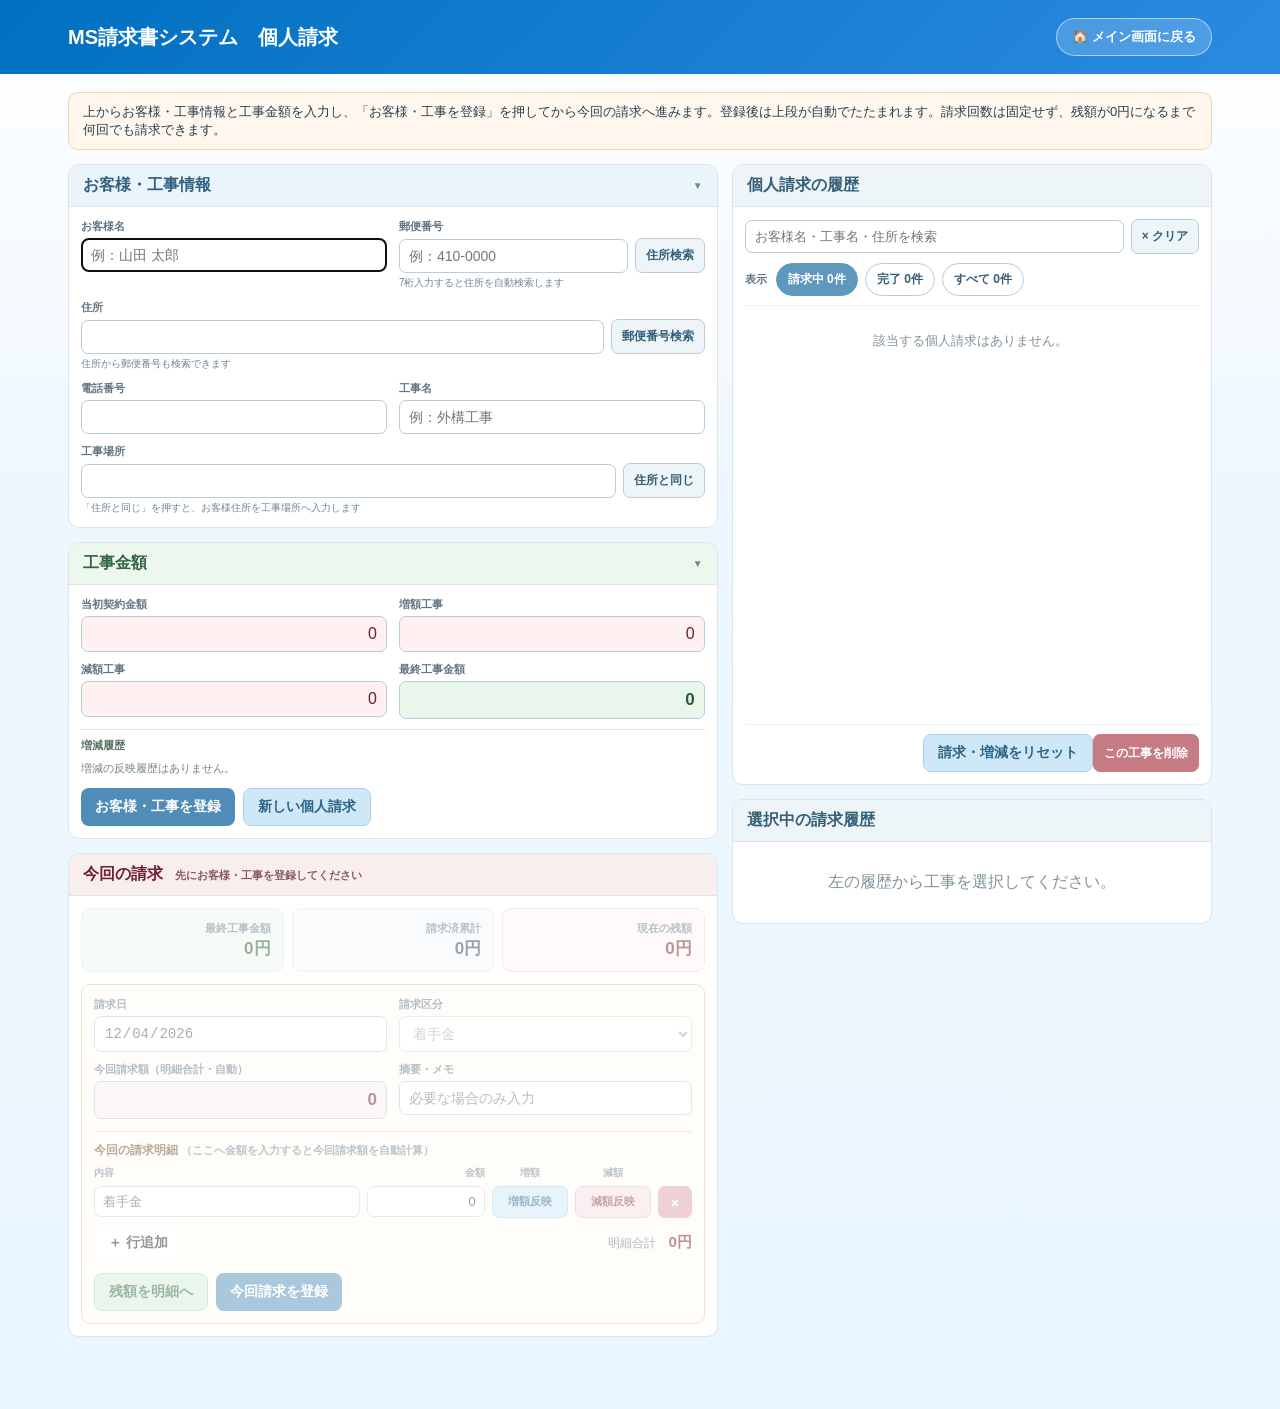
<file: invoice_personal.html>
<!doctype html>
<html lang="ja">
<head>
<meta charset="utf-8"><meta name="viewport" content="width=device-width,initial-scale=1">
<title>個人請求 | MS請求書作成システム</title>
<link rel="stylesheet" href="invoice_style.css">
<style>
*{box-sizing:border-box}body{margin:0;background:#f5f8fa;color:#263f50;font-family:-apple-system,BlinkMacSystemFont,"Segoe UI","Yu Gothic UI","Meiryo",sans-serif}.top{background:linear-gradient(135deg,#0070C0,#2b8ae2);color:#fff}.topin{max-width:1180px;margin:auto;padding:18px 18px;display:flex;justify-content:space-between;align-items:center}.top h1{font-size:20px;margin:0;font-weight:900}.back{display:inline-flex;align-items:center;justify-content:center;height:38px;padding:0 15px;border-radius:999px;border:1px solid rgba(255,255,255,.55);background:rgba(255,255,255,.18);color:#fff;text-decoration:none;font-weight:900;font-size:13px;cursor:pointer}.back:hover{background:rgba(255,255,255,.28)}.wrap{max-width:1180px;margin:18px auto;padding:0 18px 40px}.lead{background:#fff7ed;border:1px solid #efd5b9;border-radius:10px;padding:10px 14px;margin-bottom:14px;font-size:13px}.grid{display:grid;grid-template-columns:1.15fr .85fr;gap:14px}.card{background:#fff;border:1px solid #dbe5eb;border-radius:11px;overflow:hidden;margin-bottom:14px}.head{padding:10px 14px;background:#eef5f8;font-weight:900;color:#355f78;border-bottom:1px solid #dbe5eb}.card.customer .head{background:#eaf4fb;color:#315f7d}.card.projectmoney .head{background:#edf7ee;color:#356443}.card.claim .head{background:#f8eeee;color:#6e2130}.body{padding:14px}.fields{display:grid;grid-template-columns:1fr 1fr;gap:10px 12px}.field.full{grid-column:1/-1}.field label{display:block;font-size:11px;font-weight:800;color:#617582;margin:0 0 4px}.field input,.field textarea,.field select{width:100%;border:1px solid #b9cbd6;border-radius:7px;padding:8px 9px;font-size:14px;background:#fff}.zip-row{display:flex;gap:7px;align-items:center}.zip-row input{min-width:0;flex:1}.zip-btn{flex:0 0 auto;border:1px solid #b9cbd6;background:#eef5f8;color:#355f78;border-radius:7px;padding:8px 10px;font-size:12px;font-weight:800;cursor:pointer}.field-help{display:block;margin-top:3px;font-size:10px;color:#72848f}.field-help.ok{color:#26713a}.field-help.error{color:#a33b3b}.money input{background:#fff0f2;color:#6e2130;text-align:right;font-weight:400;font-size:16px}.projectmoney .money input{font-size:16px;padding:8px 9px}.readonly input{background:#e9f6ec;color:#285b36;font-weight:700;text-align:right;font-size:17px;padding:8px 9px}.actions{display:flex;gap:8px;flex-wrap:wrap;margin-top:12px}.btn{border:0;border-radius:8px;padding:9px 14px;font-weight:900;cursor:pointer}.primary{background:#4f8db8;color:#fff}.secondary{background:#e1edf4;color:#315f7d}.danger{background:#c77b84!important;color:#fff!important;border:1px solid #c77b84!important;font-size:12px;font-weight:800;padding:6px 10px;border-radius:7px}.claimbox{border:1px solid #e3c49f;background:#fffaf4;border-radius:9px;padding:12px}.claimbox .money input{font-size:17px;font-weight:700}.detail-box{margin-top:12px;border-top:1px solid #ead8c4;padding-top:10px}.detail-title{font-size:12px;font-weight:900;color:#6e4d2f;margin-bottom:7px}.detail-head,.detail-row{display:grid;grid-template-columns:minmax(0,1fr) 118px 76px 76px 34px;gap:7px;align-items:center;margin-bottom:6px}.detail-head{font-size:10px;font-weight:800;color:#72848f}.detail-row input{width:100%;border:1px solid #c7d4dc;border-radius:7px;padding:7px 8px;font-size:13px;background:#fff}.detail-row .detail-amount{text-align:right;color:#6e2130}.detail-adjust{border:1px solid #a9cfe5;background:#cfe8f7;color:#2f6586;border-radius:7px;height:32px;padding:0 7px;cursor:pointer;font-size:11px;font-weight:900;white-space:nowrap}.detail-adjust.applied{background:#d3edd8;color:#2f6a40;border-color:#acd2b5}.detail-reduce{border:1px solid #e2b9bd;background:#f7dfe2;color:#8a3f49;border-radius:7px;height:32px;padding:0 7px;cursor:pointer;font-size:11px;font-weight:900;white-space:nowrap}.detail-reduce.applied{background:#ead3d6;color:#7b303a;border-color:#d3a7ac}.detail-remove{border:0;background:#dca0a6;color:#fff;border-radius:7px;height:32px;cursor:pointer;font-weight:900}.detail-footer{display:flex;justify-content:space-between;align-items:center;gap:8px;margin-top:7px}.detail-total{font-size:12px;color:#5c6f7a}.detail-total strong{font-size:15px;color:#6e2130}.detail-view{background:#e1edf4;color:#315f7d;border:0;border-radius:6px;padding:5px 8px;font-size:11px;font-weight:800;cursor:pointer}.print-view{background:#4f8db8;color:#fff;border:0;border-radius:6px;padding:5px 9px;font-size:11px;font-weight:800;cursor:pointer}.print-latest{display:none;margin-top:8px;background:#4f8db8;color:#fff;border:0;border-radius:8px;padding:9px 14px;font-weight:900;cursor:pointer}.detail-display{margin:5px 0 8px;padding:7px 9px;background:#f8fafb;border:1px solid #e1e8ec;border-radius:7px;font-size:11px;line-height:1.7}.summary{display:grid;grid-template-columns:repeat(3,1fr);gap:8px;margin-bottom:12px}.sum{background:#eef5f8;border:1px solid #dbe5eb;border-radius:9px;padding:12px;text-align:right}.sum span{display:block;font-size:11px;font-weight:800;color:#687d89;margin-bottom:3px}.sum strong{font-size:17px;line-height:1.15;font-weight:700}.sum.remain{background:#fff3f3;border-color:#eccfd4}.sum.remain strong{color:#6e2130}.sum.claimed{background:#f2f7fb}.sum.final{background:#edf7ee}.sum.final strong{color:#285b36}.history{width:100%;border-collapse:collapse;font-size:12px}.history th,.history td{padding:8px 6px;border-bottom:1px solid #e2e9ed;text-align:left}.history td.num{text-align:right;font-weight:800}.empty{padding:18px;text-align:center;color:#81919b}.list button{width:100%;text-align:left;background:#fff;color:#263f50;border:1px solid #dbe5eb;border-radius:8px;padding:9px;margin-bottom:7px;cursor:pointer}.list button b{color:#263f50}.list button.active{border-color:#a86b2b;background:#fff8ef;color:#5b3b1d}.list button.active b{color:#5b3b1d}.history-tools{margin-bottom:9px}.search-row{display:flex;gap:7px;align-items:center;margin-bottom:9px}.search-row input{min-width:0;flex:1;border:1px solid #b9cbd6;border-radius:7px;padding:8px 9px;font-size:13px;background:#fff}.clear-search{flex:0 0 auto;border:1px solid #b9cbd6;background:#eef5f8;color:#355f78;border-radius:7px;padding:8px 10px;font-size:12px;font-weight:800;cursor:pointer}.filter-row{display:flex;gap:7px;align-items:center;flex-wrap:wrap}.filter-label{font-size:11px;font-weight:800;color:#617582;margin-right:2px}.filter-btn{border:1px solid #b9cbd6;background:#fff;color:#355f78;border-radius:999px;padding:7px 11px;font-size:12px;font-weight:800;cursor:pointer}.filter-btn.active{background:#5f98bd;color:#fff;border-color:#5f98bd}.list-scroll{height:420px;overflow-y:auto;padding-right:3px;border-top:1px solid #edf2f5;border-bottom:1px solid #edf2f5;padding-top:8px}.history-scroll{max-height:260px;overflow:auto}.project-actions{display:flex;justify-content:flex-end;margin-top:9px}.small{font-size:11px;color:#72848f}.btn-soft-blue{background:#cfe8f7;color:#2f6586;border:1px solid #a9cfe5}.btn-soft-green{background:#d3edd8;color:#2f6a40;border:1px solid #acd2b5}.btn-reopen{background:#4f8db8;color:#fff;border:0}.status{font-weight:900}.done{color:#26713a}.open{color:#9a5a18}.history{table-layout:fixed}.history th,.history td{white-space:nowrap;overflow:hidden;text-overflow:ellipsis;padding:7px 4px}.history th:nth-child(1),.history td:nth-child(1){width:38px}.history th:nth-child(2),.history td:nth-child(2){width:78px}.history th:nth-child(4),.history td:nth-child(4){width:105px}.history th:nth-child(5),.history td:nth-child(5){width:132px;overflow:visible;text-overflow:clip}.history td:last-child{white-space:nowrap}.history td:last-child button{display:inline-block;vertical-align:middle;margin:0 1px;padding:3px 5px;font-size:9px}.history td.num{white-space:nowrap;font-size:12px!important;font-weight:700;letter-spacing:-.15px}.history-scroll{overflow-x:hidden}
.card.collapsible>.head{cursor:pointer;display:flex;align-items:center;justify-content:space-between;user-select:none}.card.collapsible>.head::after{content:"▼";font-size:10px;color:#718895;margin-left:10px}.card.collapsible.collapsed>.head{border-bottom:0}.card.collapsible.collapsed>.head::after{content:"▶"}.card.collapsible.collapsed>.body{display:none}.card.claim.claim-locked .body{opacity:.48}.card.claim.claim-locked .head::after{content:"先にお客様・工事を登録してください";font-size:11px;font-weight:700;color:#8a5961;margin-left:12px}.claimbox .money input[readonly]{background:#f7eef0;color:#6e2130;font-weight:800;cursor:default}.adjust-history{margin-top:10px;border-top:1px solid #dbe8dd;padding-top:8px}.adjust-history-title{font-size:11px;font-weight:900;color:#587261;margin-bottom:5px}.adjust-history-row{display:grid;grid-template-columns:76px 1fr 96px;gap:6px;font-size:11px;padding:4px 2px;border-bottom:1px dotted #d8e2da}.adjust-history-row .amt{text-align:right;font-weight:800}.adjust-history-row.inc .amt{color:#2f6586}.adjust-history-row.red .amt{color:#8a3f49}
@media(max-width:800px){.grid{grid-template-columns:1fr}.fields{grid-template-columns:1fr}.summary{grid-template-columns:1fr}.field.full{grid-column:auto}}</style>
<style id="personal-reference-mode-style">
#referenceBanner{display:none;margin:0 0 12px;padding:10px 14px;border:1px solid #d7b88f;border-radius:9px;background:#fff8ed;color:#6d461d;font-weight:900;font-size:13px}
body.reference-mode #referenceBanner{display:block}
body.reference-mode #newProject,body.reference-mode #saveProject,body.reference-mode #completeProject,body.reference-mode #reopenProject,body.reference-mode #resetProject,body.reference-mode #deleteProject,body.reference-mode #addClaim,body.reference-mode #addDetailRow,body.reference-mode #fillRemain,body.reference-mode .detail-adjust,body.reference-mode .detail-reduce,body.reference-mode .detail-remove,body.reference-mode [data-cid]{display:none!important}
</style>
</head>
<body><div id="referenceBanner">完了工事の参照モードです。内容の確認と過去請求書の印刷ができます。編集・削除・再開はこの画面では行いません。</div>
<div class="top"><div class="topin"><h1>MS請求書システム　個人請求</h1><a class="back" href="index.html">🏠 メイン画面に戻る</a></div></div>
<div class="wrap">
<div class="lead">上からお客様・工事情報と工事金額を入力し、「お客様・工事を登録」を押してから今回の請求へ進みます。登録後は上段が自動でたたまれます。請求回数は固定せず、残額が0円になるまで何回でも請求できます。</div>
<div class="grid"><div>
<div class="card customer collapsible" id="customerCard"><div class="head" role="button" tabindex="0" aria-expanded="true">お客様・工事情報</div><div class="body"><div class="fields">
<div class="field"><label>お客様名</label><input id="customer" autocomplete="off" lang="ja" inputmode="text" placeholder="例：山田 太郎"></div>
<div class="field"><label>郵便番号</label><div class="zip-row"><input id="zip" autocomplete="off" inputmode="numeric" maxlength="8" placeholder="例：410-0000"><button type="button" class="zip-btn" id="lookupAddress">住所検索</button></div><span id="zipStatus" class="field-help">7桁入力すると住所を自動検索します</span></div>
<div class="field full"><label>住所</label><div class="zip-row"><input id="address" autocomplete="off" lang="ja" inputmode="text"><button type="button" class="zip-btn" id="lookupZip">郵便番号検索</button></div><span id="addressStatus" class="field-help">住所から郵便番号も検索できます</span></div>
<div class="field"><label>電話番号</label><input id="tel" autocomplete="off" inputmode="tel"></div>
<div class="field"><label>工事名</label><input id="project" autocomplete="off" lang="ja" inputmode="text" placeholder="例：外構工事"></div>
<div class="field full"><label>工事場所</label><div class="zip-row"><input id="site" autocomplete="off" lang="ja" inputmode="text"><button type="button" class="zip-btn" id="copyAddressToSite">住所と同じ</button></div><span id="siteStatus" class="field-help">「住所と同じ」を押すと、お客様住所を工事場所へ入力します</span></div>
</div></div></div>
<div class="card projectmoney collapsible" id="moneyCard"><div class="head" role="button" tabindex="0" aria-expanded="true">工事金額</div><div class="body"><div class="fields">
<div class="field money"><label>当初契約金額</label><input id="contract" inputmode="numeric" value="0"></div>
<div class="field money"><label>増額工事</label><input id="increase" inputmode="numeric" value="0"></div>
<div class="field money"><label>減額工事</label><input id="reduction" inputmode="numeric" value="0"></div>
<div class="field readonly"><label>最終工事金額</label><input id="finalAmount" readonly value="0"></div>
</div><div class="adjust-history"><div class="adjust-history-title">増減履歴</div><div id="adjustHistory"><span class="small">増減の反映履歴はありません。</span></div></div><div class="actions"><button class="btn primary" id="saveProject">お客様・工事を登録</button><button class="btn btn-soft-blue" id="newProject">新しい個人請求</button></div></div></div>
<div class="card claim"><div class="head">今回の請求</div><div class="body"><div class="summary"><div class="sum final"><span>最終工事金額</span><strong id="sFinal">0円</strong></div><div class="sum claimed"><span>請求済累計</span><strong id="sClaimed">0円</strong></div><div class="sum remain"><span>現在の残額</span><strong id="sRemain">0円</strong></div></div>
<div class="claimbox"><div class="fields"><div class="field"><label>請求日</label><input id="claimDate" type="date"></div><div class="field"><label>請求区分</label><select id="claimType"><option value="着手金">着手金</option><option value="中間金">中間金</option><option value="完成時残金">完成時残金</option></select></div><div class="field money"><label>今回請求額（明細合計・自動）</label><input id="claimAmount" inputmode="numeric" value="0" readonly tabindex="-1"></div><div class="field"><label>摘要・メモ</label><input id="claimNote" lang="ja" inputmode="text" placeholder="必要な場合のみ入力"></div></div><div class="detail-box"><div class="detail-title">今回の請求明細 <span class="small">（ここへ金額を入力すると今回請求額を自動計算）</span></div><div class="detail-head"><span>内容</span><span style="text-align:right">金額</span><span style="text-align:center">増額</span><span style="text-align:center">減額</span><span></span></div><div id="detailRows"></div><div class="detail-footer"><button type="button" class="btn secondary" id="addDetailRow">＋ 行追加</button><span class="detail-total">明細合計　<strong id="detailTotal">0円</strong></span></div></div><div class="actions"><button class="btn btn-soft-green" id="fillRemain">残額を明細へ</button><button class="btn primary" id="addClaim">今回請求を登録</button><button class="print-latest" id="printLatest">この請求書を印刷</button></div></div>
</div></div>
</div><div>
<div class="card"><div class="head">個人請求の履歴</div><div class="body"><div class="history-tools"><div class="search-row"><input id="projectSearch" placeholder="お客様名・工事名・住所を検索"><button type="button" class="clear-search" id="clearSearch">× クリア</button></div><div class="filter-row"><span class="filter-label">表示</span><button type="button" class="filter-btn active" data-filter="open">請求中 <span id="countOpen">0</span>件</button><button type="button" class="filter-btn" data-filter="done">完了 <span id="countDone">0</span>件</button><button type="button" class="filter-btn" data-filter="all">すべて <span id="countAll">0</span>件</button></div></div><div id="projectList" class="list list-scroll"></div><div class="project-actions"><button class="btn btn-soft-green" id="completeProject" style="display:none">この工事を完了にする</button><button class="btn btn-reopen" id="reopenProject" style="display:none">完了工事を再開</button><button class="btn btn-soft-blue" id="resetProject" disabled>請求・増減をリセット</button><button class="btn danger" id="deleteProject" disabled>この工事を削除</button></div></div></div>
<div class="card"><div class="head">選択中の請求履歴</div><div class="body"><div id="historyWrap" class="history-scroll"></div></div></div>
</div></div></div>
<script src="invoice_storage.js">

</script>
<script>
(function(){'use strict';const KEY='ms_invoice_personal_v1';let data={projects:[]},currentId='',statusFilter='open';const refId=new URLSearchParams(location.search).get('ref')||'';const referenceMode=!!refId;const $=id=>document.getElementById(id);const n=v=>Number(String(v||'0').replace(/,/g,''))||0;const yen=v=>Math.round(v).toLocaleString('ja-JP')+'円';const today=()=>{const d=new Date();return d.getFullYear()+'-'+String(d.getMonth()+1).padStart(2,'0')+'-'+String(d.getDate()).padStart(2,'0')};
function project(){return data.projects.find(x=>x.id===currentId)||null}function claimed(p){return (p?.claims||[]).reduce((a,c)=>a+n(c.amount),0)}function final(p){return n(p?.contract)+n(p?.increase)-n(p?.reduction)}function calcInputs(){return n($('contract').value)+n($('increase').value)-n($('reduction').value)}
function midNextNo(p){return (p?.claims||[]).filter(c=>(c.type||'')==='中間金').length+1}function defaultDetailText(){const p=project(),name=($('project').value||p?.project||'').trim(),type=$('claimType').value||'中間金';let label=type;if(type==='中間金')label=midNextNo(p)+'回目中間金';return (name?name+'　':'')+label}function detailRows(){return Array.from(document.querySelectorAll('#detailRows .detail-row'))}function signedRowAmount(r){const a=n(r.querySelector('.detail-amount').value);return r.dataset.adjustType==='reduction'?-a:a}function detailData(){return detailRows().map(r=>({text:r.querySelector('.detail-text').value.trim(),amount:signedRowAmount(r),adjustType:r.dataset.adjustType||'',adjustedAmount:n(r.dataset.adjustedAmount||0),adjustmentId:r.dataset.adjustmentId||''})).filter(x=>x.text||x.amount)}function detailSum(){return detailRows().reduce((a,r)=>a+signedRowAmount(r),0)}function updateDetailTotal(sync=true){const sum=detailSum();$('detailTotal').textContent=yen(sum);$('claimAmount').value=Math.max(0,sum).toLocaleString('ja-JP');if(sync)renderSummary()}async function applyDetailAdjustment(row,type){const ai=row.querySelector('.detail-amount'),amt=n(ai.value);if(amt<=0){alert((type==='increase'?'増額':'減額')+'へ反映する金額を入力してください。');return}if(row.dataset.adjustType){alert('この明細はすでに'+(row.dataset.adjustType==='increase'?'増額':'減額')+'工事へ反映済みです。');return}const id=type==='increase'?'increase':'reduction',el=$(id),cur=n(el.value);el.value=(cur+amt).toLocaleString('ja-JP');const adjId='A'+Date.now();row.dataset.adjustType=type;row.dataset.adjustedAmount=String(amt);row.dataset.adjustmentId=adjId;const ib=row.querySelector('.detail-adjust'),rb=row.querySelector('.detail-reduce');if(type==='increase'){ib.textContent='増額済';ib.classList.add('applied')}else{rb.textContent='減額済';rb.classList.add('applied')}ib.disabled=true;rb.disabled=true;ai.disabled=true;const p=project();if(p){p.increase=n($('increase').value);p.reduction=n($('reduction').value);p.adjustments=p.adjustments||[];p.adjustments.push({id:adjId,date:$('claimDate').value||today(),type:type,text:row.querySelector('.detail-text').value.trim()||'増減工事',amount:amt,createdAt:new Date().toISOString()});p.updatedAt=new Date().toISOString();await persist()}updateDetailTotal(true);renderSummary();renderAdjustmentHistory();alert('この明細の '+yen(amt)+' を'+(type==='increase'?'増額':'減額')+'工事へ反映しました。\n増減履歴にも保存しました。')}function addDetailRow(text='',amount=0,auto=false){const row=document.createElement('div');row.className='detail-row';row.dataset.auto=auto?'1':'0';row.innerHTML='<input class="detail-text" lang="ja" inputmode="text" placeholder="例：カーポート追加工事"><input class="detail-amount" inputmode="numeric" value="0"><button type="button" class="detail-adjust" title="この明細金額を増額工事へ反映">増額反映</button><button type="button" class="detail-reduce" title="この明細金額を減額工事へ反映">減額反映</button><button type="button" class="detail-remove" title="この行を削除">×</button>';const ti=row.querySelector('.detail-text'),ai=row.querySelector('.detail-amount');ti.value=text;ai.value=Math.abs(n(amount)).toLocaleString('ja-JP');ti.addEventListener('input',()=>{row.dataset.auto='0'});row.querySelector('.detail-adjust').onclick=()=>applyDetailAdjustment(row,'increase');row.querySelector('.detail-reduce').onclick=()=>applyDetailAdjustment(row,'reduction');ai.addEventListener('focus',()=>{if(ai.value==='0')ai.select()});ai.addEventListener('input',()=>{formatMoneyWhileTyping(ai);updateDetailTotal(true)});ai.addEventListener('blur',()=>{formatMoneyInput(ai);updateDetailTotal(true)});row.querySelector('.detail-remove').onclick=async()=>{const type=row.dataset.adjustType,reflected=n(row.dataset.adjustedAmount||ai.value);if(type){const label=type==='increase'?'増額':'減額';if(!confirm('この明細は'+label+'工事へ '+yen(reflected)+' 反映済みです。\n\nこの行を削除すると、'+label+'工事からも同額を取り消します。よろしいですか？'))return;const id=type==='increase'?'increase':'reduction',el=$(id);el.value=Math.max(0,n(el.value)-reflected).toLocaleString('ja-JP');const p=project();if(p){p.increase=n($('increase').value);p.reduction=n($('reduction').value);if(row.dataset.adjustmentId)p.adjustments=(p.adjustments||[]).filter(a=>a.id!==row.dataset.adjustmentId);p.updatedAt=new Date().toISOString();await persist()}}row.remove();if(!detailRows().length)addDetailRow(defaultDetailText(),0,true);updateDetailTotal(true);renderSummary();if(type){renderList();renderAdjustmentHistory();alert((type==='increase'?'増額':'減額')+'工事から '+yen(reflected)+' を取り消し、増減履歴も削除しました。')}};$('detailRows').appendChild(row);updateDetailTotal(false)}function resetDetails(){ $('detailRows').innerHTML='';addDetailRow(defaultDetailText(),0,true);updateDetailTotal(false)}function refreshAutoDetail(){const r=detailRows()[0];if(r&&r.dataset.auto==='1')r.querySelector('.detail-text').value=defaultDetailText()}
function formatMoneyInput(el){const v=n(el.value);el.value=v.toLocaleString('ja-JP')}
function formatMoneyWhileTyping(el){const raw=String(el.value||'');const before=raw.slice(0,el.selectionStart??raw.length);const digitsBefore=before.replace(/\D/g,'').length;const digits=raw.replace(/\D/g,'').replace(/^0+(?=\d)/,'');el.value=(digits||'0').replace(/\B(?=(\d{3})+(?!\d))/g,',');let pos=0,count=0;while(pos<el.value.length&&count<digitsBefore){if(/\d/.test(el.value[pos]))count++;pos++}try{el.setSelectionRange(pos,pos)}catch(e){}}
['contract','increase','reduction'].forEach(id=>{const e=$(id);e.addEventListener('focus',()=>{if(e.value==='0')e.select()});e.addEventListener('blur',()=>{formatMoneyInput(e);renderSummary()});e.addEventListener('input',()=>{formatMoneyWhileTyping(e);renderSummary()})});
function renderAdjustmentHistory(){const p=project(),box=$('adjustHistory');if(!box)return;const arr=(p?.adjustments||[]);if(!arr.length){box.innerHTML='<span class="small">増減の反映履歴はありません。</span>';return}box.innerHTML=arr.map(a=>'<div class="adjust-history-row '+(a.type==='increase'?'inc':'red')+'"><span>'+esc(a.date||'')+'</span><span>'+esc(a.text||'')+'</span><span class="amt">'+(a.type==='increase'?'+':'−')+yen(a.amount)+'</span></div>').join('')}
async function persist(){await MSInvoiceStorage.set(KEY,JSON.stringify(data))}function readForm(p){p.customer=$('customer').value.trim();p.zip=$('zip').value.trim();p.address=$('address').value.trim();p.tel=$('tel').value.trim();p.project=$('project').value.trim();p.site=$('site').value.trim();p.contract=n($('contract').value);p.increase=n($('increase').value);p.reduction=n($('reduction').value);p.updatedAt=new Date().toISOString()}
function writeForm(p){$('customer').value=p?.customer||'';$('zip').value=p?.zip||'';$('address').value=p?.address||'';$('tel').value=p?.tel||'';$('project').value=p?.project||'';$('site').value=p?.site||'';$('contract').value=n(p?.contract).toLocaleString('ja-JP');$('increase').value=n(p?.increase).toLocaleString('ja-JP');$('reduction').value=n(p?.reduction).toLocaleString('ja-JP');$('claimAmount').value='0';$('claimNote').value='';$('claimDate').value=today();resetDetails();renderSummary();renderAdjustmentHistory()}
function isDone(p){return !!p && p.completed===true}function updateClaimState(){const p=project(),done=isDone(p),locked=!p,r=p?final(p)-claimed(p):0,canComplete=!!p&&!done&&(p.claims||[]).length>0&&r===0;const off=locked||done||referenceMode;$('claimDate').disabled=off;$('claimType').disabled=off;$('claimAmount').disabled=off;$('claimNote').disabled=off;$('fillRemain').disabled=off;$('addClaim').disabled=off;$('addDetailRow').disabled=off;detailRows().forEach(row=>row.querySelectorAll('input,button').forEach(x=>x.disabled=off));const cc=document.querySelector('.card.claim');if(cc)cc.classList.toggle('claim-locked',locked);$('completeProject').style.display=canComplete?'inline-block':'none';$('reopenProject').style.display=done?'inline-block':'none'}

function ensureAdjustments(p){
  if(!p) return;
  if(!Array.isArray(p.adjustments)) p.adjustments=[];
  // 旧データ互換：履歴が無くても既存の増額・減額累計は保持する。
  p.increase=moneyNum(p.increase);
  p.reduction=moneyNum(p.reduction);
}
function addAdjustmentRecord(p, kind, amount, text, claimDate){
  ensureAdjustments(p);
  p.adjustments.push({
    id:'adj_'+Date.now()+'_'+Math.random().toString(36).slice(2,7),
    kind, amount:moneyNum(amount), text:text||'', date:claimDate||$('#claimDate').value||todayISO()
  });
}
function removeAdjustmentRecord(p, id){
  ensureAdjustments(p);
  const i=p.adjustments.findIndex(a=>a.id===id);
  if(i>=0) p.adjustments.splice(i,1);
}

function renderSummary(){const p=project();const f=p?final({...p,contract:n($('contract').value),increase:n($('increase').value),reduction:n($('reduction').value)}):calcInputs();const c=p?claimed(p):0;const r=f-c;$('finalAmount').value=Math.round(f).toLocaleString('ja-JP');$('sFinal').textContent=yen(f);$('sClaimed').textContent=yen(c);$('sRemain').textContent=yen(r);updateClaimState()}
function renderList(){const box=$('projectList'),q=($('projectSearch')?.value||'').trim().toLowerCase(),sf=statusFilter;const all=data.projects.slice();const openCount=all.filter(p=>!isDone(p)).length,doneCount=all.filter(p=>isDone(p)).length;$('countOpen').textContent=openCount;$('countDone').textContent=doneCount;$('countAll').textContent=all.length;document.querySelectorAll('.filter-btn').forEach(b=>b.classList.toggle('active',b.dataset.filter===sf));let items=all.filter(p=>{const text=[p.customer,p.project,p.address,p.site,p.tel].join(' ').toLowerCase();return(!q||text.includes(q))&&(sf==='all'||(sf==='done'?isDone(p):!isDone(p)))}).sort((a,b)=>(b.updatedAt||'').localeCompare(a.updatedAt||''));if(!items.length){box.innerHTML='<div class="empty">該当する個人請求はありません。</div>';$('deleteProject').disabled=!project();$('resetProject').disabled=!project();return}box.innerHTML=items.map(p=>{const r=final(p)-claimed(p);return `<button data-id="${p.id}" class="${p.id===currentId?'active':''}"><b>${esc(p.customer||'名称未入力')}</b>　${esc(p.project||'工事名未入力')}<br><span class="small">最終 ${yen(final(p))} ／ 請求済 ${yen(claimed(p))} ／ <span class="status ${isDone(p)?'done':'open'}">残 ${yen(r)}</span></span></button>`}).join('');box.querySelectorAll('button').forEach(b=>b.onclick=()=>select(b.dataset.id));$('deleteProject').disabled=!project();$('resetProject').disabled=!project()}
function renderHistory(){const p=project(),box=$('historyWrap');if(!p){box.innerHTML='<div class="empty">左の履歴から工事を選択してください。</div>';return}const cs=p.claims||[];if(!cs.length){box.innerHTML='<div class="empty">この工事の請求はまだありません。</div>';return}let cum=0;box.innerHTML='<table class="history"><thead><tr><th>回</th><th>請求日</th><th>摘要</th><th style="text-align:right">請求額</th><th></th></tr></thead><tbody>'+cs.map((c,i)=>{cum+=n(c.amount);return `<tr><td>第${i+1}回</td><td>${esc(c.date||'')}</td><td>${esc(c.type==='中間金' ? ((c.midNo||((p.claims||[]).slice(0,i+1).filter(x=>x.type==='中間金').length))+'回目中間金') : (c.type||c.note||''))}${c.note?'　'+esc(c.note):''}</td><td class="num">${yen(c.amount)}</td><td>${(c.details||[]).length?`<button class="detail-view" data-detail="${c.id}">明細</button> `:''}<button class="print-view" data-print="${c.id}">印刷</button> <button class="btn danger" data-cid="${c.id}">削除</button></td></tr>${(c.details||[]).length?`<tr id="detail-${c.id}" style="display:none"><td colspan="5"><div class="detail-display">${c.details.map(d=>esc(d.text||'')+'　'+yen(d.amount)).join('<br>')}</div></td></tr>`:''}`}).join('')+'</tbody></table>';box.querySelectorAll('[data-cid]').forEach(b=>b.onclick=()=>removeClaim(b.dataset.cid));box.querySelectorAll('[data-detail]').forEach(b=>b.onclick=()=>{const tr=$('detail-'+b.dataset.detail);if(tr)tr.style.display=tr.style.display==='none'?'table-row':'none'});box.querySelectorAll('[data-print]').forEach(b=>b.onclick=()=>openPrint(p.id,b.dataset.print))}
function openPrint(pid,cid){window.open('invoice_personal_print.html?project='+encodeURIComponent(pid)+'&claim='+encodeURIComponent(cid),'_blank')}
function esc(s){return String(s??'').replace(/[&<>"']/g,m=>({'&':'&amp;','<':'&lt;','>':'&gt;','"':'&quot;',"'":'&#39;'}[m]))}
function setCardCollapsed(id,collapsed){const card=$(id);if(!card)return;card.classList.toggle('collapsed',!!collapsed);const h=card.querySelector('.head');if(h)h.setAttribute('aria-expanded',collapsed?'false':'true')}
function toggleCard(id){const card=$(id);if(card)setCardCollapsed(id,!card.classList.contains('collapsed'))}
['customerCard','moneyCard'].forEach(id=>{
  const card=$(id),h=card&&card.querySelector('.head');
  if(!h)return;
  h.addEventListener('click',e=>{
    e.preventDefault();
    e.stopPropagation();
    const willOpen=card.classList.contains('collapsed');
    setCardCollapsed(id,!willOpen);
    // 手動で開いたカードは、次に請求欄へ進むまでは自動で閉じない
    card.dataset.manualOpen=willOpen?'1':'0';
  });
  h.addEventListener('keydown',e=>{
    if(e.key==='Enter'||e.key===' '){
      e.preventDefault();
      e.stopPropagation();
      const willOpen=card.classList.contains('collapsed');
      setCardCollapsed(id,!willOpen);
      card.dataset.manualOpen=willOpen?'1':'0';
    }
  });
});
let lastScrollY=window.scrollY;
window.addEventListener('scroll',()=>{
  const y=window.scrollY,down=y>lastScrollY,claim=document.querySelector('.card.claim');
  if(project()&&claim){
    const top=claim.getBoundingClientRect().top;
    if(down&&top<260){
      ['customerCard','moneyCard'].forEach(id=>{
        const card=$(id);
        if(card && card.dataset.manualOpen!=='1') setCardCollapsed(id,true);
      });
    }else if(!down&&y<170){
      setCardCollapsed('customerCard',false);
      setCardCollapsed('moneyCard',false);
      const c=$('customerCard'),m=$('moneyCard');
      if(c)c.dataset.manualOpen='1';
      if(m)m.dataset.manualOpen='1';
    }
  }else if(!project()){
    setCardCollapsed('customerCard',false);
    setCardCollapsed('moneyCard',false);
  }
  lastScrollY=y;
},{passive:true});
function select(id){if(referenceMode&&id!==refId)return;currentId=id;writeForm(project());$('deleteProject').disabled=false;$('resetProject').disabled=false;$('customerCard').dataset.manualOpen='0';$('moneyCard').dataset.manualOpen='0';setCardCollapsed('customerCard',true);setCardCollapsed('moneyCard',true);const pb=$('printLatest');if(pb)pb.style.display='none';renderList();renderHistory();renderAdjustmentHistory();updateClaimState()}
$('saveProject').onclick=async()=>{if(!$('customer').value.trim()||!$('project').value.trim()){alert('お客様名と工事名を入力してください。');return}let p=project();if(!p){p={id:'P'+Date.now(),claims:[],createdAt:new Date().toISOString()};data.projects.push(p);currentId=p.id}readForm(p);if(final(p)<0){alert('最終工事金額がマイナスになっています。');return}await persist();renderList();renderHistory();renderSummary();renderAdjustmentHistory();$('customerCard').dataset.manualOpen='0';$('moneyCard').dataset.manualOpen='0';setCardCollapsed('customerCard',true);setCardCollapsed('moneyCard',true);alert('お客様・工事情報を登録しました。\n続けて今回の請求を入力してください。');const claim=document.querySelector('.card.claim');if(claim)claim.scrollIntoView({behavior:'smooth',block:'start'});$('claimDate').focus()};
$('newProject').onclick=()=>{if(referenceMode)return;currentId='';writeForm(null);setCardCollapsed('customerCard',false);setCardCollapsed('moneyCard',false);const pb=$('printLatest');if(pb)pb.style.display='none';renderList();renderHistory();renderAdjustmentHistory();updateClaimState();$('customer').focus()};$('addDetailRow').onclick=()=>addDetailRow('',0,false);$('claimType').addEventListener('change',refreshAutoDetail);$('project').addEventListener('input',refreshAutoDetail);$('projectSearch').addEventListener('input',renderList);$('clearSearch').onclick=()=>{$('projectSearch').value='';renderList();$('projectSearch').focus()};document.querySelectorAll('.filter-btn').forEach(b=>b.onclick=()=>{statusFilter=b.dataset.filter||'open';renderList()});$('deleteProject').onclick=()=>{if(referenceMode)return;removeProject()};$('resetProject').onclick=()=>{if(referenceMode)return;resetProject()};$('completeProject').onclick=async()=>{if(referenceMode)return;const p=project();if(!p||isDone(p))return;const r=final(p)-claimed(p);if(r!==0){alert('請求残額が'+yen(r)+'あります。残額が0円になってから完了にしてください。');return}if(!(p.claims||[]).length){alert('請求履歴がありません。');return}if(!confirm('残額は0円です。\nこの工事を請求完了にしますか？'))return;p.completed=true;p.updatedAt=new Date().toISOString();await persist();renderList();renderSummary();alert('この工事を請求完了にしました。')};$('reopenProject').onclick=async()=>{if(referenceMode)return;const p=project();if(!p||!isDone(p))return;if(!confirm('この完了工事を再開しますか？\n追加・減額を入力したあと「お客様・工事を保存」してください。'))return;p.completed=false;p.updatedAt=new Date().toISOString();await persist();statusFilter='open';renderList();renderSummary();alert('工事を再開しました。増額・減額を入力して保存してください。')};$('fillRemain').onclick=()=>{if(referenceMode)return;const p=project();if(!p){alert('先にお客様・工事を保存してください。');return}const r=Math.max(0,final({...p,contract:n($('contract').value),increase:n($('increase').value),reduction:n($('reduction').value)})-claimed(p));const rows=detailRows();if(!rows.length)addDetailRow(defaultDetailText(),0,true);const rs=detailRows(),first=rs[0],others=rs.slice(1).reduce((sum,row)=>sum+signedRowAmount(row),0),base=Math.max(0,r-others),ai=first.querySelector('.detail-amount');ai.value=base.toLocaleString('ja-JP');updateDetailTotal(true);renderSummary()};
$('addClaim').onclick=async()=>{const p=project();if(!p){alert('先にお客様・工事を保存してください。');return}if(isDone(p)){alert('この工事は請求完了しています。追加請求する場合は「完了工事を再開」を押してください。');return}readForm(p);const a=detailSum(),r=final(p)-claimed(p);$('claimAmount').value=Math.max(0,a).toLocaleString('ja-JP');if(a<=0){alert('請求明細に金額を入力してください。');return}if(a>r){alert('今回請求額が現在の残額を超えています。');return}p.claims=p.claims||[];const type=$('claimType').value||'中間金';const midNo=type==='中間金'?(p.claims||[]).filter(c=>(c.type||'')==='中間金').length+1:null;const details=detailData();if(!details.length){alert('請求明細を入力してください。');return}const claimId='C'+Date.now();
  // この請求明細で反映した増減を、この請求回に紐付ける
  p.adjustments=p.adjustments||[];
  details.forEach(d=>{
    if(!d.adjustmentId)return;
    const adj=p.adjustments.find(x=>x.id===d.adjustmentId);
    if(adj)adj.claimId=claimId;
  });
  const claimedBefore=claimed(p);const snapshot={customer:p.customer||'',zip:p.zip||'',address:p.address||'',tel:p.tel||'',project:p.project||'',site:p.site||'',contract:n(p.contract),increase:n(p.increase),reduction:n(p.reduction),finalAmount:final(p),claimedBefore:claimedBefore,remainAfter:final(p)-claimedBefore-a};p.claims.push({id:claimId,date:$('claimDate').value||today(),amount:a,type:type,midNo:midNo,note:$('claimNote').value.trim(),details:details,snapshot:snapshot,createdAt:new Date().toISOString()});p.updatedAt=new Date().toISOString();p.completed=false;await persist();$('claimAmount').value='0';$('claimNote').value='';resetDetails();const pb=$('printLatest');if(pb){pb.style.display='inline-block';pb.dataset.pid=p.id;pb.dataset.cid=claimId}const remainAfter=final(p)-claimed(p);if(remainAfter===0){if(confirm('今回請求を登録しました。\n請求残額が0円になりました。\nこの工事を請求完了にしますか？\n\n［OK］完了にする　［キャンセル］まだ完了しない')){p.completed=true;p.updatedAt=new Date().toISOString();await persist();alert('この工事を請求完了にしました。')}}else{alert('今回請求を登録しました。')}renderList();renderHistory();renderSummary()};
async function lookupAddressFromZip(){const zipEl=$('zip'),addrEl=$('address'),st=$('zipStatus');const z=(zipEl.value||'').replace(/\D/g,'');if(z.length!==7){st.textContent='郵便番号は7桁で入力してください';st.className='field-help error';return}zipEl.value=z.slice(0,3)+'-'+z.slice(3);st.textContent='住所を検索しています…';st.className='field-help';try{const res=await fetch('https://zipcloud.ibsnet.co.jp/api/search?zipcode='+encodeURIComponent(z));if(!res.ok)throw 0;const d=await res.json();if(d&&d.results&&d.results.length){const r=d.results[0];addrEl.value=(r.address1||'')+(r.address2||'')+(r.address3||'');st.textContent='住所を自動入力しました';st.className='field-help ok';addrEl.focus()}else{st.textContent='住所が見つかりませんでした。手入力してください';st.className='field-help error'}}catch(e){st.textContent='住所検索が利用できません。手入力してください';st.className='field-help error'}}
async function lookupZipFromAddress(){const addrEl=$('address'),zipEl=$('zip'),st=$('addressStatus'),q=(addrEl.value||'').trim();if(q.length<3){st.textContent='住所を3文字以上入力してください';st.className='field-help error';return}st.textContent='郵便番号を検索しています…';st.className='field-help';try{const res=await fetch('https://nominatim.openstreetmap.org/search?format=json&countrycodes=jp&addressdetails=1&limit=10&q='+encodeURIComponent(q),{headers:{Accept:'application/json'}});if(!res.ok)throw 0;const d=await res.json();const hit=(Array.isArray(d)?d:[]).find(x=>x&&x.address&&String(x.address.postcode||'').replace(/\D/g,'').length===7);if(!hit){st.textContent='郵便番号が見つかりませんでした。手入力してください';st.className='field-help error';return}const z=String(hit.address.postcode).replace(/\D/g,'');zipEl.value=z.slice(0,3)+'-'+z.slice(3);st.textContent='郵便番号を自動入力しました';st.className='field-help ok'}catch(e){st.textContent='郵便番号検索が利用できません。手入力してください';st.className='field-help error'}}
$('lookupAddress').onclick=lookupAddressFromZip;$('lookupZip').onclick=lookupZipFromAddress;$('copyAddressToSite').onclick=()=>{const a=$('address').value.trim(),st=$('siteStatus');if(!a){st.textContent='先に住所を入力してください';st.className='field-help error';$('address').focus();return}$('site').value=a;st.textContent='住所を工事場所へ入力しました';st.className='field-help ok';$('site').focus()};$('zip').addEventListener('input',()=>{const el=$('zip'),d=(el.value||'').replace(/\D/g,'').slice(0,7);el.value=d.length>3?d.slice(0,3)+'-'+d.slice(3):d;if(d.length===7){clearTimeout(el._zt);el._zt=setTimeout(lookupAddressFromZip,350)}});
async function resetProject(){
  const p=project();
  if(!p)return;
  const name=(p.customer||'名称未入力')+'「'+(p.project||'工事名未入力')+'」';
  if(!confirm(name+'の請求履歴と増減履歴をすべて削除します。\n\nお客様・工事情報と当初契約金額は残ります。\nよろしいですか？'))return;
  if(!confirm('最終確認です。\n請求履歴・増額・減額・増減履歴をすべて0から打ち直します。\nこの操作は元に戻せません。実行しますか？'))return;
  p.claims=[];
  p.adjustments=[];
  p.increase=0;
  p.reduction=0;
  p.completed=false;
  p.completedAt='';
  p.updatedAt=new Date().toISOString();
  await persist();
  writeForm(p);
  renderSummary();
  renderAdjustmentHistory();
  renderHistory();
  renderList();
  updateClaimState();
  const pb=$('printLatest');if(pb){pb.style.display='none';pb.dataset.pid='';pb.dataset.cid=''}
  alert('請求履歴と増減履歴をリセットしました。\n当初契約金額とお客様・工事情報は残しています。');
}
async function removeProject(){const p=project();if(!p)return;const msg=(p.customer||'名称未入力')+'「'+(p.project||'工事名未入力')+'」を削除します。\n登録されている請求履歴もすべて削除されます。';if(!confirm(msg))return;if(!confirm('本当にこの工事を削除してよろしいですか？'))return;data.projects=data.projects.filter(x=>x.id!==p.id);currentId='';await persist();writeForm(null);renderList();renderHistory();$('customer').focus()}
async function removeClaim(cid){
  const p=project();if(!p)return;
  const claims=p.claims||[],idx=claims.findIndex(c=>c.id===cid);
  if(idx<0)return;
  const c=claims[idx];
  p.adjustments=p.adjustments||[];

  // 新データはclaimId、既存データは明細のadjustmentIdでも関連付けを確認
  const detailAdjIds=new Set((c.details||[]).map(d=>d.adjustmentId).filter(Boolean));
  const linked=p.adjustments.filter(a=>a.claimId===cid||detailAdjIds.has(a.id));

  let msg='第'+(idx+1)+'回の請求 '+yen(c.amount)+' を削除します。';
  if(linked.length){
    msg+='\n\nこの請求で反映した増減も同時に取り消します：\n'+linked.map(a=>
      '・'+(a.text||'増減工事')+' '+(a.type==='reduction'?'−':'+')+yen(a.amount)
    ).join('\n');
  }
  // 最終回以外は入金済みの可能性があるため強い警告
  if(idx!==claims.length-1){
    msg+='\n\n【注意】これは最新の請求ではありません。\nすでに入金済みの請求を削除しないよう確認してください。';
  }
  if(!confirm(msg+'\n\n削除してよろしいですか？'))return;
  if(idx!==claims.length-1 && !confirm('最終確認です。\n途中の請求履歴を削除します。本当に実行しますか？'))return;

  // 紐付いた増減だけを累計から戻す
  linked.forEach(a=>{
    const amt=n(a.amount);
    if(a.type==='reduction')p.reduction=Math.max(0,n(p.reduction)-amt);
    else p.increase=Math.max(0,n(p.increase)-amt);
  });
  const linkedIds=new Set(linked.map(a=>a.id));
  p.adjustments=p.adjustments.filter(a=>!linkedIds.has(a.id));
  p.claims=claims.filter(x=>x.id!==cid);
  if(final(p)-claimed(p)!==0)p.completed=false;
  p.updatedAt=new Date().toISOString();
  await persist();
  writeForm(p);
  renderList();renderHistory();renderSummary();renderAdjustmentHistory();updateClaimState();
}
$('printLatest').onclick=()=>{const b=$('printLatest');if(b.dataset.pid&&b.dataset.cid)openPrint(b.dataset.pid,b.dataset.cid)};
// キーボード操作：Enter / ↓で次、↑で前の入力項目へ移動
function keyboardFields(){
  const selector='input:not([readonly]):not([disabled]), select:not([disabled]), textarea:not([readonly]):not([disabled]), button:not([disabled])';
  return Array.from(document.querySelectorAll(selector)).filter(el=>{
    if(el.offsetParent===null)return false;
    if(el.id==='projectSearch')return false;
    if(el.matches('button')){
      const allowedIds=new Set(['saveProject','zipLookup','addressLookup','sameAddress','addDetailRow','addClaim','fillRemain']);
      if(allowedIds.has(el.id))return true;
      if(el.classList.contains('detail-adjust')||el.classList.contains('detail-reduce')||el.classList.contains('detail-remove'))return true;
      return false;
    }
    return true;
  });
}
function focusEntryField(el){
  if(!el)return;
  el.focus();
  if(el instanceof HTMLInputElement && (el.inputMode==='numeric'||el.inputMode==='decimal'||['contract','increase','reduction'].includes(el.id))){
    try{el.select()}catch(_){}
  }
}
document.addEventListener('keydown',e=>{
  const el=e.target;
  const isField=el instanceof HTMLInputElement||el instanceof HTMLSelectElement||el instanceof HTMLTextAreaElement;
  const isButton=el instanceof HTMLButtonElement;
  if(!isField&&!isButton)return;
  if(el.id==='projectSearch')return;
  if(e.isComposing || e.keyCode===229)return;
  if(isButton && (e.key==='Enter'||e.key===' '))return;
  const fields=keyboardFields(),i=fields.indexOf(el);
  if(i<0)return;
  let next=-1;
  if((isField&&e.key==='Enter')||e.key==='ArrowDown'||(e.key==='Tab'&&!e.shiftKey))next=i+1;
  else if(e.key==='ArrowUp'||(e.key==='Tab'&&e.shiftKey))next=i-1;
  else return;
  if(next>=0&&next<fields.length){
    e.preventDefault();
    focusEntryField(fields[next]);
  }
});
(async()=>{await MSInvoiceStorage.ready;try{const raw=await MSInvoiceStorage.get(KEY);const x=JSON.parse(raw||'{}');if(x&&Array.isArray(x.projects))data=x}catch(e){}$('claimDate').value=today();if(referenceMode){document.body.classList.add('reference-mode');const target=data.projects.find(p=>p.id===refId);if(target){statusFilter='done';currentId=target.id;writeForm(target);setCardCollapsed('customerCard',false);setCardCollapsed('moneyCard',false);renderList();renderHistory();renderAdjustmentHistory();renderSummary();updateClaimState()}else{alert('指定された完了工事が見つかりません。');writeForm(null);renderList();renderHistory()}}else{writeForm(null);setCardCollapsed('customerCard',false);setCardCollapsed('moneyCard',false);renderList();renderHistory();$('customer').focus()}})();})();
</script></body></html>
</file>
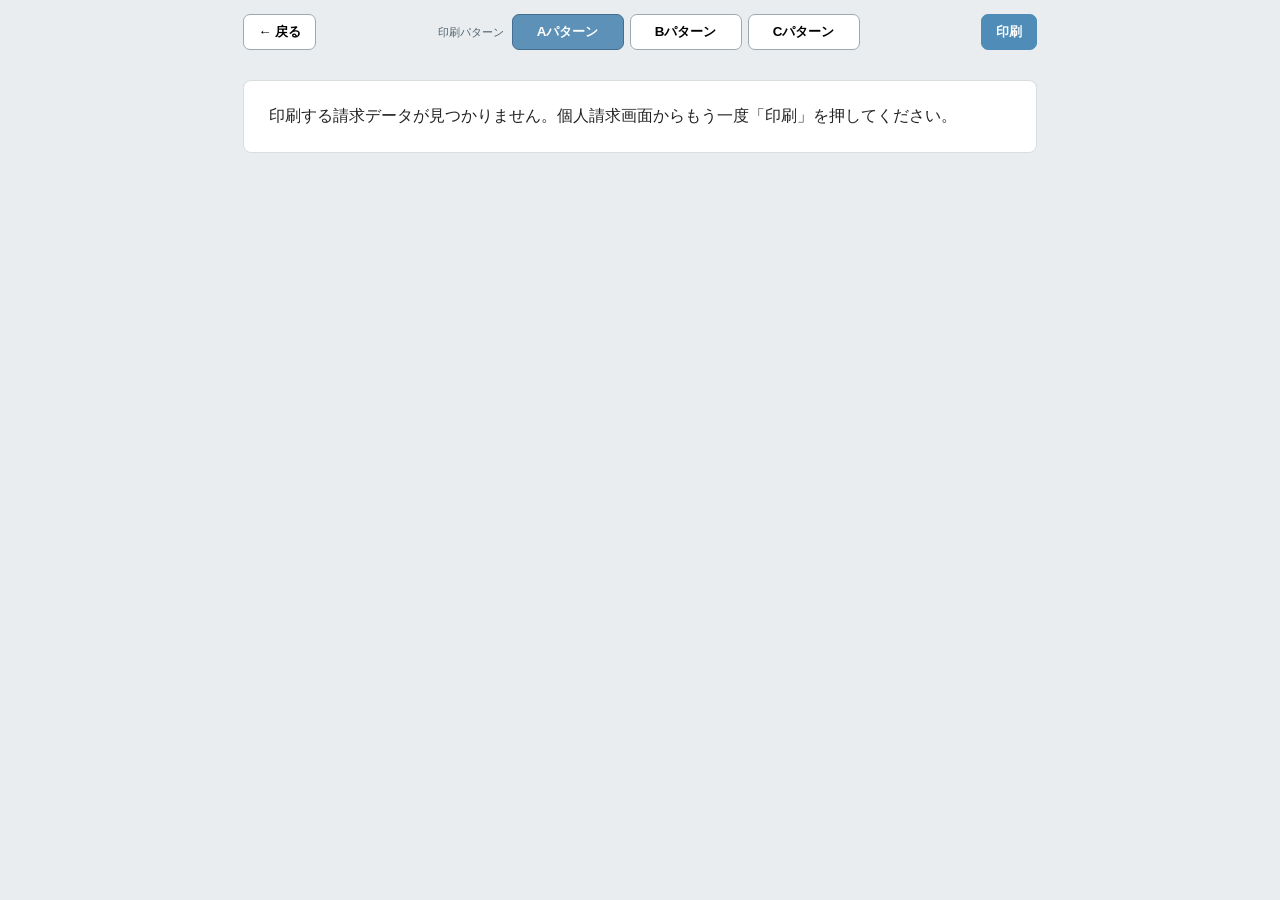
<file: invoice_personal_print.html>
<!doctype html><html lang="ja"><head><meta charset="utf-8"><meta name="viewport" content="width=device-width,initial-scale=1"><title>個人請求書｜印刷</title>
<style>
*{box-sizing:border-box}html,body{margin:0;padding:0;background:#e9edf0;color:#222;font-family:"Yu Gothic UI","Yu Gothic","Meiryo",sans-serif}.toolbar{width:210mm;margin:14px auto 8px;display:flex;justify-content:space-between;gap:8px}.toolbar button{border:1px solid #9ca9b0;background:#fff;border-radius:7px;padding:8px 14px;font-weight:700;cursor:pointer}.toolbar .print{background:#4f8db8;color:#fff;border-color:#4f8db8}.sheet{width:210mm;min-height:297mm;margin:0 auto 18px;background:#fff;padding:25mm 24mm 22mm;box-shadow:0 2px 12px rgba(0,0,0,.12)}.topline{height:4px;background:#263f50;margin-bottom:13mm}.title{text-align:center;font-size:25px;letter-spacing:.35em;font-weight:500;margin:0 0 14mm}.topgrid{display:grid;grid-template-columns:1.25fr .75fr;gap:15mm;align-items:start}.customer-name{font-size:18px;font-weight:600;border-bottom:1.5px solid #333;padding-bottom:4px;margin-bottom:7px}.customer-address{font-size:11px;line-height:1.75}.meta{font-size:10.5px;line-height:1.8}.meta .company{font-size:14px;font-weight:700;margin-top:8px}.project{margin-top:11mm;padding:7px 0;border-top:1px solid #b8b8b8;border-bottom:1px solid #b8b8b8;font-size:11.5px}.project b{font-size:13px}.amount-box{margin:13mm 0 11mm;display:flex;align-items:baseline;justify-content:flex-start;gap:8mm;border-bottom:3px solid #263f50;padding:0 0 6mm}.amount-box .label{font-size:13px;letter-spacing:.08em}.amount-box .amount{font-size:29px;font-weight:650;letter-spacing:.03em}.section-title{font-size:11px;font-weight:700;letter-spacing:.12em;margin:0 0 5px}.details{width:100%;border-collapse:collapse;font-size:11.5px}.details th{font-size:10px;font-weight:600;text-align:left;border-top:1.5px solid #444;border-bottom:1px solid #aaa;padding:7px 8px}.details th:last-child,.details td:last-child{text-align:right}.details td{padding:9px 8px;border-bottom:1px solid #ddd}.details .total td{border-top:1.5px solid #555;border-bottom:2px solid #444;font-weight:700;font-size:12.5px}.summary{width:62%;margin:11mm 0 0 auto;border-collapse:collapse;font-size:10.5px}.summary td{padding:5px 3px;border-bottom:1px solid #ddd}.summary td:last-child{text-align:right;font-size:11.5px}.summary .current td{font-weight:700;border-top:1.5px solid #555;border-bottom:1.5px solid #555}.footer{margin-top:17mm;display:grid;grid-template-columns:1fr 1fr;gap:15mm;border-top:1px solid #aaa;padding-top:8mm}.footer h3{font-size:10.5px;margin:0 0 5px;letter-spacing:.08em}.footer p{font-size:10px;line-height:1.7;margin:0}.bottomline{height:2px;background:#263f50;margin-top:12mm}.error{width:210mm;margin:30px auto;background:#fff;padding:25px;border:1px solid #d8dde0;border-radius:8px}.hidden{display:none}
.patterns{display:flex;gap:6px;align-items:center}.patterns button{min-width:112px}.patterns button.active{color:#fff;border-color:#426f91;background:#5d91b7}.pattern-label{font-size:11px;color:#52616b;margin-right:2px}
/* B pattern: standard, formal */
body.pattern-b .sheet{padding:20mm 19mm 20mm}body.pattern-b .topline{height:7px;background:#526f86;margin-bottom:8mm}body.pattern-b .title{text-align:left;font-size:24px;letter-spacing:.2em;margin:0 0 9mm;border-bottom:2px solid #526f86;padding-bottom:5mm}body.pattern-b .topgrid{gap:9mm}body.pattern-b .customer-name{font-size:17px;border-bottom:1px solid #777}body.pattern-b .project{margin-top:8mm;background:#f4f7f9;border:1px solid #aab7c0;padding:8px 10px}body.pattern-b .amount-box{margin:8mm 0 8mm;background:#eef3f6;border:1px solid #9dabb4;border-left:7px solid #526f86;padding:7mm 8mm;gap:10mm}body.pattern-b .amount-box .amount{font-size:27px}body.pattern-b .details{border-top:2px solid #526f86}body.pattern-b .details th{background:#f0f3f5;border-top:0}body.pattern-b .details td{border-bottom:1px solid #cbd2d6}body.pattern-b .details .total td{background:#f7f8f9;border-bottom:2px solid #526f86}body.pattern-b .summary{width:66%;border-top:1px solid #9aa8b0}body.pattern-b .footer{margin-top:13mm;border-top:2px solid #526f86}body.pattern-b .bottomline{display:none}
/* C pattern: 法人版Dパターンを基調にした個人向け */
body.pattern-c .sheet{padding:23mm 25mm 18mm}
body.pattern-c .topline{height:0;margin:0}
body.pattern-c .title{text-align:left;font-size:25px;font-weight:700;letter-spacing:.08em;margin:0 0 5mm;padding:0 0 4mm;border-bottom:3px solid #0b3e73;color:#111}
body.pattern-c .topgrid{grid-template-columns:1.18fr .82fr;gap:13mm;margin-top:8mm}
body.pattern-c .customer-name{font-size:18px;font-weight:700;border-bottom:1px solid #0b3e73;padding-bottom:4mm;margin-bottom:3mm}
body.pattern-c .customer-address{font-size:10.5px}
body.pattern-c .meta{font-size:10px;line-height:1.75;text-align:left}
body.pattern-c .meta .company{font-size:14px;font-weight:700;color:#0b3e73;margin-top:5mm}
body.pattern-c .project{margin-top:9mm;padding:5mm 4mm;border:0;background:#eef4fa;border-left:4px solid #0b3e73;font-size:11px}
body.pattern-c .project b{font-size:13px}
body.pattern-c .amount-box{margin:8mm 0 9mm;padding:6mm 5mm;background:#0b3e73;border:0;display:flex;justify-content:space-between;align-items:center;gap:8mm;color:#fff}
body.pattern-c .amount-box .label{font-size:12px;font-weight:700;letter-spacing:.05em}
body.pattern-c .amount-box .amount{font-size:28px;font-weight:700;color:#fff}
body.pattern-c .section-title{margin:0;padding:3mm 4mm;background:#0b3e73;color:#fff;font-size:11px;font-weight:700;letter-spacing:.08em}
body.pattern-c .details{border-collapse:collapse}
body.pattern-c .details th{background:#eef4fa;border-top:0;border-bottom:1px solid #b9cce0;padding:7px 8px;color:#333}
body.pattern-c .details td{padding:8px;border-bottom:1px solid #b9cce0}
body.pattern-c .details .total td{background:#f3f6f8;border-top:0;border-bottom:2px solid #0b3e73;font-weight:700;font-size:12px}
body.pattern-c .summary{width:100%;margin:8mm 0 0;border-collapse:collapse}
body.pattern-c .summary td{padding:5px 8px;border-bottom:1px solid #b9cce0}
body.pattern-c .summary td:first-child{width:58%;background:#f8fafc}
body.pattern-c .summary td:last-child{text-align:right;font-size:11.5px}
body.pattern-c .summary .current td{background:#eef4fa;border-top:1px solid #0b3e73;border-bottom:1px solid #0b3e73;font-weight:700}
body.pattern-c .footer{margin-top:11mm;padding-top:6mm;border-top:2px solid #0b3e73;gap:13mm}
body.pattern-c .footer h3{color:#0b3e73;font-weight:700}
body.pattern-c .bottomline{width:30mm;height:4px;background:#0b3e73;margin-top:10mm}
@page{size:A4 portrait;margin:0}@media print{html,body{background:#fff}.toolbar,.error{display:none!important}.sheet{margin:0;box-shadow:none;width:210mm;min-height:297mm;page-break-after:avoid}}
</style></head><body>
<div class="toolbar"><button onclick="window.close()">← 戻る</button><div class="patterns"><span class="pattern-label">印刷パターン</span><button id="patA" onclick="setPattern('a')">Aパターン</button><button id="patB" onclick="setPattern('b')">Bパターン</button><button id="patC" onclick="setPattern('c')">Cパターン</button></div><button class="print" onclick="window.print()">印刷</button></div><div id="error" class="error hidden"></div>
<main class="sheet" id="sheet"><div class="topline"></div><h1 class="title">請 求 書</h1><div class="topgrid"><section><div class="customer-name" id="customer"></div><div class="customer-address" id="address"></div></section><section class="meta"><div id="date"></div><div class="company" id="company"></div><div id="companyAddress"></div><div id="companyTel"></div></section></div><div class="project" id="project"></div><div class="amount-box"><span class="label">ご請求金額</span><span class="amount" id="amount"></span></div><section><div class="section-title">請 求 明 細</div><table class="details"><thead><tr><th>請求内容</th><th>金額</th></tr></thead><tbody id="details"></tbody></table></section><table class="summary"><tr><td>最終工事金額</td><td id="final"></td></tr><tr><td>前回までのご請求額</td><td id="before"></td></tr><tr class="current"><td>今回ご請求額</td><td id="current"></td></tr><tr><td>ご請求後残額</td><td id="remain"></td></tr></table><div class="footer"><section><h3>お振込先</h3><p id="bank"></p></section><section><h3>備考</h3><p id="note"></p></section></div><div class="bottomline"></div></main>
<script src="invoice_storage.js"></script><script>
function setPattern(p){if(p==='simple')p='a';if(p==='d')p='c';document.body.classList.remove('pattern-b','pattern-c');if(p==='b')document.body.classList.add('pattern-b');if(p==='c')document.body.classList.add('pattern-c');localStorage.setItem('ms_personal_invoice_print_pattern',p);['A','B','C'].forEach(x=>{const e=document.getElementById('pat'+x);if(e)e.classList.remove('active')});const id=p==='b'?'patB':p==='c'?'patC':'patA';const b=document.getElementById(id);if(b)b.classList.add('active')}
setPattern(localStorage.getItem('ms_personal_invoice_print_pattern')||'a');
(async()=>{'use strict';const KEY='ms_invoice_personal_v1',CK='ms_invoice_company_master_v1';const $=id=>document.getElementById(id),n=v=>Number(String(v||'0').replace(/,/g,''))||0,esc=s=>String(s??'').replace(/[&<>"']/g,m=>({'&':'&amp;','<':'&lt;','>':'&gt;','"':'&quot;',"'":'&#39;'}[m])),yen=v=>'¥'+Math.round(n(v)).toLocaleString('ja-JP');function jpdate(s){if(!s)return'';const [y,m,d]=s.split('-');return y+'年'+Number(m)+'月'+Number(d)+'日'}function fail(msg){$('sheet').classList.add('hidden');$('error').textContent=msg;$('error').classList.remove('hidden')}
await MSInvoiceStorage.ready;let data={projects:[]};try{data=JSON.parse((await MSInvoiceStorage.get(KEY))||'{}')}catch(e){}const q=new URLSearchParams(location.search),pid=q.get('project'),cid=q.get('claim'),p=(data.projects||[]).find(x=>x.id===pid),c=p&&(p.claims||[]).find(x=>x.id===cid);if(!p||!c){fail('印刷する請求データが見つかりません。個人請求画面からもう一度「印刷」を押してください。');return}const idx=(p.claims||[]).findIndex(x=>x.id===c.id),beforeFallback=(p.claims||[]).slice(0,Math.max(0,idx)).reduce((a,x)=>a+n(x.amount),0),snap=c.snapshot||{},finalAmount=snap.finalAmount!=null?n(snap.finalAmount):n(p.contract)+n(p.increase)-n(p.reduction),before=snap.claimedBefore!=null?n(snap.claimedBefore):beforeFallback,remain=snap.remainAfter!=null?n(snap.remainAfter):finalAmount-before-n(c.amount),customer=snap.customer||p.customer||'',zip=snap.zip||p.zip||'',address=snap.address||p.address||'',project=snap.project||p.project||'',site=snap.site||p.site||'';
$('customer').textContent=customer+' 様';$('address').innerHTML=(zip?'〒'+esc(zip)+'<br>':'')+esc(address);$('date').textContent='請求日　'+jpdate(c.date);$('project').innerHTML='<b>'+esc(project)+'</b>'+(site?'<br>工事場所：'+esc(site):'');$('amount').textContent=yen(c.amount);$('final').textContent=yen(finalAmount);$('before').textContent=yen(before);$('current').textContent=yen(c.amount);$('remain').textContent=yen(remain);
let details=(c.details||[]).filter(d=>String(d.text||'').trim()||n(d.amount));if(!details.length){let label=c.type==='中間金'?((c.midNo||1)+'回目中間金'):(c.type||'今回請求');details=[{text:(project?project+'　':'')+label,amount:c.amount}]}$('details').innerHTML=details.map(d=>'<tr><td>'+esc(d.text||'')+'</td><td>'+yen(d.amount)+'</td></tr>').join('')+'<tr class="total"><td>今回ご請求額</td><td>'+yen(c.amount)+'</td></tr>';
let co=null;try{co=JSON.parse((await MSInvoiceStorage.get(CK))||localStorage.getItem(CK)||'null')}catch(e){try{co=JSON.parse(localStorage.getItem(CK)||'null')}catch(_){}}co=co||{};$('company').textContent=co.name||'MSランドスケープ';$('companyAddress').innerHTML=(co.zip?'〒'+esc(co.zip)+'　':'')+esc(co.address||'');$('companyTel').textContent=co.tel?'TEL '+co.tel:'';const bank=[co.bank,co.branch,co.accountType,co.accountNo,co.accountName].filter(Boolean);$('bank').innerHTML=bank.length?bank.map(esc).join('<br>'):'自社情報の「振込先」を登録してください。';$('note').textContent=c.note||'恐れ入りますが、お振込手数料はお客様にてご負担くださいますようお願いいたします。';})();
</script></body></html>
</file>
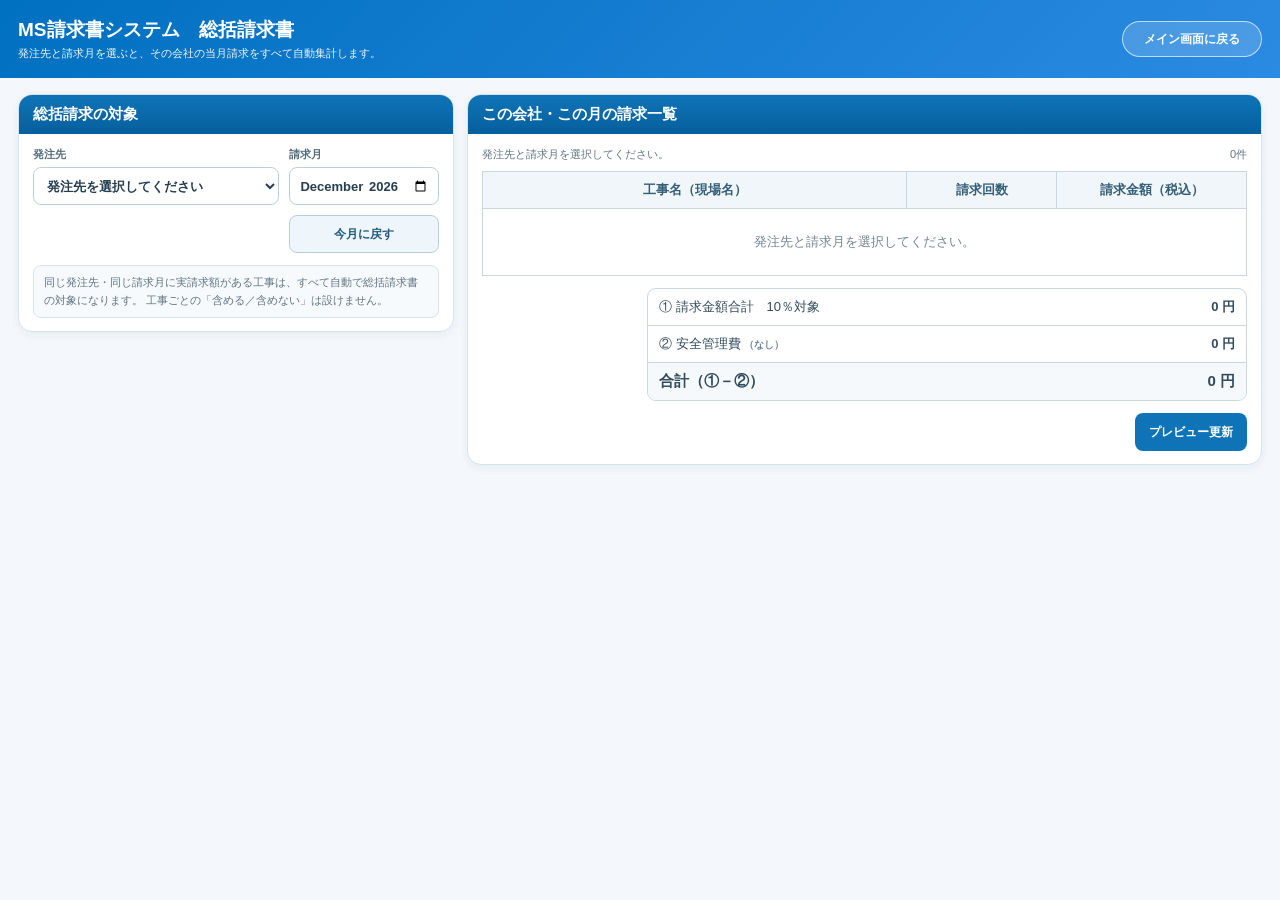
<file: invoice_summary.html>
<!doctype html>
<html lang="ja">
<head>
<meta charset="utf-8">
<meta name="viewport" content="width=device-width,initial-scale=1">
<title>MS請求書システム｜総括請求書</title>
<style>
*{box-sizing:border-box}
body{
  margin:0;background:#f4f7fb;color:#314b5d;
  font-family:"Meiryo UI","Meiryo","Yu Gothic UI","Yu Gothic",sans-serif;
}
.summary-header{
  width:100%;background:linear-gradient(135deg,#0070C0,#2b8ae2);color:#fff;
  padding:17px 0;
}
.summary-header .inner{
  max-width:1400px;margin:0 auto;padding:0 18px;
  display:flex;align-items:center;justify-content:space-between;gap:12px;
}
.summary-header h1{margin:0;font-size:19px;font-weight:900}
.summary-header .sub{margin-top:3px;font-size:11px;opacity:.94}
.summary-back{
  display:inline-flex;align-items:center;justify-content:center;
  min-width:140px;height:36px;padding:0 14px;border-radius:999px;
  border:1px solid rgba(255,255,255,.65);background:rgba(255,255,255,.16);
  color:#fff;text-decoration:none;font-size:12px;font-weight:900;
}
.wrap{max-width:1400px;margin:16px auto 40px;padding:0 18px}
.card{
  background:#fff;border:1px solid #d3e4f1;border-radius:14px;
  overflow:hidden;box-shadow:0 3px 10px rgba(20,80,120,.06);margin-bottom:13px;
}
.card>h2{
  margin:0;padding:10px 14px;background:linear-gradient(180deg,#0e74b7,#075f9d);
  color:#fff;font-size:15px;font-weight:900;
}
.body{padding:13px 14px}
.selector-grid{
  display:grid;grid-template-columns:minmax(260px,1.5fr) minmax(190px,.7fr) auto;
  gap:10px;align-items:end;
}
label{display:flex;flex-direction:column;gap:5px;font-size:11px;font-weight:800;color:#526c7c}
select,input{
  min-height:38px;border:1px solid #b9cfdd;border-radius:8px;
  padding:7px 9px;background:#fff;color:#263f50;font:inherit;font-size:13px;
}
button{
  min-height:38px;border:0;border-radius:8px;padding:0 14px;
  background:#0e74b7;color:#fff;font-size:12px;font-weight:900;cursor:pointer;
}
button.secondary{background:#eef6fb;color:#245b80;border:1px solid #b7cedd}
.guide{
  margin-top:10px;padding:8px 10px;border:1px solid #d7e4ed;border-radius:8px;
  background:#f7fafc;color:#607482;font-size:11px;line-height:1.6;
}
.summary-status{
  display:flex;justify-content:space-between;gap:10px;align-items:center;
  margin-bottom:9px;font-size:11px;color:#607482;
}
.table-scroll{overflow:auto}
table{width:100%;border-collapse:collapse;table-layout:fixed}
th,td{border:1px solid #c9d7e1;padding:9px 10px;font-size:13px;line-height:1.4}
th{background:#f0f6fa;color:#355f78;font-weight:900}
th:nth-child(1){width:auto}
th:nth-child(2){width:150px}
th:nth-child(3){width:190px}
td.center{text-align:center}
td.num{text-align:right;font-variant-numeric:tabular-nums;font-weight:800}
.empty{text-align:center;color:#748695;padding:24px 10px}
.totals{
  margin-top:12px;margin-left:auto;max-width:600px;border:1px solid #c9d7e1;border-radius:9px;overflow:hidden;
}
.total-row{
  display:grid;grid-template-columns:1fr 190px;border-bottom:1px solid #c9d7e1;
}
.total-row:last-child{border-bottom:0}
.total-row>div{padding:9px 11px;font-size:13px}
.total-row .amount{text-align:right;font-weight:900;font-variant-numeric:tabular-nums}
.total-row.final{background:#f5f9fc}
.total-row.final>div{font-size:15px;font-weight:900}
.safe-note{font-size:10px;color:#748695;font-weight:600}
.actions{display:flex;justify-content:flex-end;gap:8px;margin-top:12px}
#summaryMainScreen td.summary-count-cell{font-size:12px;font-weight:600}

@media(max-width:760px){
  .selector-grid{grid-template-columns:1fr}
  .summary-header .inner{align-items:flex-start}
  th,td{font-size:12px}
}
</style>
<style id="summary-print-final">
.summary-print-sheet{display:none!important}
@media print{
@page{size:A4 portrait;margin:12mm 14mm}
body{background:#fff;color:#000;font-family:"Yu Mincho","MS PMincho",serif}.summary-header,.wrap{display:none!important}
.summary-print-sheet{display:none!important}.ps-head{position:relative;height:34mm}.ps-title{text-align:center;font-size:22pt;font-weight:700;letter-spacing:.22em;padding-top:2mm}
#psClient{position:absolute;left:0;top:2mm;font-size:15pt;font-weight:700}#psDate{position:absolute;right:0;top:23mm;font-size:10pt}
.ps-info{display:grid;grid-template-columns:1.25fr .75fr;min-height:35mm;align-items:start}.ps-info>div:first-child{padding-top:14mm}.ps-info>div:last-child{font-size:9.5pt;line-height:1.55;padding-left:8mm}.ps-info b{font-size:13pt}
.ps-lines,.ps-totals{width:100%;border-collapse:collapse;table-layout:fixed}.ps-lines th,.ps-lines td,.ps-totals td{border:1.2px solid #000;height:10mm;padding:0 3mm;vertical-align:middle;font-size:10.5pt}
.ps-lines th{text-align:center}.ps-lines th:nth-child(2){width:30mm}.ps-lines th:nth-child(3),.ps-totals td:nth-child(2){width:45mm}.ps-lines td:nth-child(2){text-align:center}.ps-lines td:nth-child(3),.ps-totals td:nth-child(2){text-align:right;font-weight:700}
.ps-totals .grand td{font-size:12pt;font-weight:700}.ps-footer{margin-top:5mm;border-top:1.2px solid #000;border-bottom:1.2px solid #000;padding:3mm 2mm;min-height:25mm;font-size:9pt;line-height:1.65}#psBank{margin-top:2mm;font-weight:700}
}</style>
<style id="summary-vector-preview-style">
/* 総括請求書プレビューは通常画面とは別の専用画面として表示 */
#summaryVectorScreen{display:none;min-height:100vh;background:#eef2f5}
body.summary-preview-mode #summaryMainScreen{display:none!important}
body.summary-preview-mode #summaryVectorScreen{display:block!important}
.summary-vector-screen-header{
  position:sticky;top:0;z-index:10;display:flex;align-items:center;justify-content:space-between;gap:12px;
  padding:10px 18px;background:linear-gradient(135deg,#0070C0,#2b8ae2);color:#fff;box-shadow:0 2px 8px rgba(0,0,0,.15)
}
.summary-vector-screen-header h2{margin:0;font-size:16px;font-weight:900}
.summary-vector-actions{display:flex;gap:8px}
.summary-vector-actions button{min-height:36px}
.summary-vector-actions .back{background:rgba(255,255,255,.16);border:1px solid rgba(255,255,255,.65);color:#fff}
.summary-vector-screen-body{padding:16px;overflow:auto}
.summary-vector-sheet{
  width:210mm;height:297mm;margin:0 auto;background:#fff;
  box-shadow:0 2mm 8mm rgba(0,0,0,.18)
}
.summary-vector-sheet svg{display:block;width:210mm;height:297mm}
@media(max-width:900px){.summary-vector-sheet{transform-origin:top left}}
@media print{
  @page{size:A4 portrait;margin:0}
  html,body{margin:0!important;padding:0!important;width:210mm!important;height:297mm!important;background:#fff!important}
  #summaryMainScreen,.summary-vector-screen-header,.summary-print-sheet{display:none!important}
  #summaryVectorScreen{display:block!important;min-height:0!important;background:#fff!important}
  .summary-vector-screen-body{padding:0!important;overflow:visible!important}
  .summary-vector-sheet{width:210mm!important;height:297mm!important;margin:0!important;box-shadow:none!important}
  .summary-vector-sheet svg{width:210mm!important;height:297mm!important}
}
</style>


<style id="summary-main-two-column-20260907">
/* 通常画面だけをコンパクトな左右2列にする。印刷・ベクトルプレビューには影響させない。 */
#summaryMainScreen main.wrap{
  display:grid;
  grid-template-columns:minmax(360px,.78fr) minmax(620px,1.42fr);
  gap:13px;
  align-items:start;
}
#summaryMainScreen main.wrap > .card{
  margin-bottom:0;
}
#summaryMainScreen .selector-grid{
  grid-template-columns:1fr 150px;
}
#summaryMainScreen .selector-grid #btnCurrentMonth{
  grid-column:2;
}
#summaryMainScreen .guide{
  margin-top:12px;
}
@media(max-width:1050px){
  #summaryMainScreen main.wrap{grid-template-columns:1fr}
  #summaryMainScreen main.wrap > .card{margin-bottom:13px}
  #summaryMainScreen .selector-grid{
    grid-template-columns:minmax(260px,1.5fr) minmax(190px,.7fr) auto;
  }
  #summaryMainScreen .selector-grid #btnCurrentMonth{grid-column:auto}
}
@media(max-width:760px){
  #summaryMainScreen .selector-grid{grid-template-columns:1fr}
  #summaryMainScreen .selector-grid #btnCurrentMonth{grid-column:auto}
}
</style>
</head>
<body>
<div id="summaryMainScreen">
<header class="summary-header">
  <div class="inner">
    <div>
      <h1>MS請求書システム　総括請求書</h1>
      <div class="sub">発注先と請求月を選ぶと、その会社の当月請求をすべて自動集計します。</div>
    </div>
    <a class="summary-back" href="index.html">メイン画面に戻る</a>
  </div>
</header>

<main class="wrap">
  <section class="card">
    <h2>総括請求の対象</h2>
    <div class="body">
      <div class="selector-grid">
        <label>発注先
          <select id="srClient">
            <option value="">発注先を選択してください</option>
          </select>
        </label>
        <label>請求月
          <input id="srMonth" type="month">
        </label>
        <button id="btnCurrentMonth" class="secondary" type="button">今月に戻す</button>
      </div>
      <div class="guide">
        同じ発注先・同じ請求月に実請求額がある工事は、すべて自動で総括請求書の対象になります。
        工事ごとの「含める／含めない」は設けません。
      </div>
    </div>
  </section>

  <section class="card">
    <h2>この会社・この月の請求一覧</h2>
    <div class="body">
      <div class="summary-status">
        <span id="srStatus">発注先と請求月を選択してください。</span>
        <span id="srCount">0件</span>
      </div>
      <div class="table-scroll">
        <table>
          <thead>
            <tr>
              <th>工事名（現場名）</th>
              <th>請求回数</th>
              <th>請求金額（税込）</th>
            </tr>
          </thead>
          <tbody id="srBody">
            <tr><td colspan="3" class="empty">発注先と請求月を選択してください。</td></tr>
          </tbody>
        </table>
      </div>

      <div class="totals">
        <div class="total-row">
          <div>① 請求金額合計　10％対象</div>
          <div class="amount" id="srGross">0 円</div>
        </div>
        <div class="total-row">
          <div>② 安全管理費 <span class="safe-note" id="srSafeRate"></span></div>
          <div class="amount" id="srSafe">0 円</div>
        </div>
        <div class="total-row final">
          <div>合計（①－②）</div>
          <div class="amount" id="srTotal">0 円</div>
        </div>
      </div>

      <div class="actions" id="summaryVectorControls">
        <button id="btnPrintPreview" type="button">プレビュー更新</button>
      </div>
    </div>
  </section>

</main>
</div>
<section id="summaryVectorScreen" aria-label="総括請求書プレビュー">
  <div class="summary-vector-screen-header">
    <h2>総括請求書プレビュー</h2>
    <div class="summary-vector-actions">
      <button class="back" id="btnVectorBack" type="button">← 戻る</button>
      <button id="btnVectorPrint" type="button">印刷 / PDF保存</button>
    </div>
  </div>
  <div class="summary-vector-screen-body">
    <div class="summary-vector-sheet">
<svg id="summaryVectorSheet" xmlns="http://www.w3.org/2000/svg" width="210mm" height="297mm" viewBox="0 0 210 297">
            <rect x="0" y="0" width="210" height="297" fill="#fff"/>
            <style>
              .thin{fill:none;stroke:#000;stroke-width:.22;vector-effect:non-scaling-stroke}
              .summary-outer{fill:none;stroke:#000;stroke-width:1.10;vector-effect:non-scaling-stroke}
              .rule{fill:none;stroke:#000;stroke-width:1.10;vector-effect:non-scaling-stroke}
              .summary-title{font-family:"Yu Mincho","Hiragino Mincho ProN","MS PMincho",serif;font-size:7.2px;font-weight:700;fill:#000;text-anchor:middle;letter-spacing:1.3px}
              .summary-recipient{font-family:"Yu Mincho","Hiragino Mincho ProN","MS PMincho",serif;font-size:5.8px;font-weight:700;fill:#000;text-anchor:start}
              .summary-date{font-family:"Yu Mincho","Hiragino Mincho ProN","MS PMincho",serif;font-size:3.6px;fill:#000;text-anchor:end}
              .summary-company{font-family:"Yu Mincho","Hiragino Mincho ProN","MS PMincho",serif;font-size:3.6px;fill:#000;text-anchor:start}
              .summary-signer{font-family:"Yu Mincho","Hiragino Mincho ProN","MS PMincho",serif;font-size:3.6px;fill:#000;text-anchor:end}
              .summary-intro{font-family:"Yu Mincho","Hiragino Mincho ProN","MS PMincho",serif;font-size:3.8px;fill:#000;text-anchor:start}
              .summary-table-head{font-family:"Yu Mincho","Hiragino Mincho ProN","MS PMincho",serif;font-size:3.4px;font-weight:700;fill:#000;text-anchor:middle;dominant-baseline:middle}
              .summary-detail-name{font-family:"Yu Gothic","Meiryo","Noto Sans JP",sans-serif;font-size:4.32px;font-weight:600;fill:#000;text-anchor:start;dominant-baseline:middle;alignment-baseline:middle}
              .summary-detail-center{font-family:"Yu Gothic","Meiryo","Noto Sans JP",sans-serif;font-size:3.75px;font-weight:600;fill:#000;text-anchor:middle;dominant-baseline:middle;alignment-baseline:middle}
              .summary-detail-money{font-family:"Yu Gothic","Meiryo","Noto Sans JP",sans-serif;font-size:4.32px;font-weight:600;fill:#000;text-anchor:end;dominant-baseline:middle;alignment-baseline:middle}
              .summary-total-label{font-family:"Yu Mincho","Hiragino Mincho ProN","MS PMincho",serif;font-size:3.8px;font-weight:700;fill:#000;text-anchor:middle;dominant-baseline:middle;alignment-baseline:middle}
              .summary-bank{font-family:"Yu Mincho","Hiragino Mincho ProN","MS PMincho",serif;font-size:3.4px;fill:#000;text-anchor:start}
              .summary-note{font-family:"Yu Mincho","Hiragino Mincho ProN","MS PMincho",serif;font-size:3.3px;fill:#000;text-anchor:start}
              .summary-gross-label{font-family:"Yu Mincho","Hiragino Mincho ProN","MS PMincho",serif;font-size:4.18px;font-weight:700;fill:#000;text-anchor:start;dominant-baseline:middle;alignment-baseline:middle}
              .summary-total-money{font-family:"Yu Gothic","Meiryo","Noto Sans JP",sans-serif;font-size:4.32px;font-weight:600;fill:#000;text-anchor:end;dominant-baseline:middle;alignment-baseline:middle}
              .summary-safe-label{font-family:"Yu Mincho","Hiragino Mincho ProN","MS PMincho",serif;font-size:4.18px;font-weight:700;fill:#000;text-anchor:start;dominant-baseline:middle;alignment-baseline:middle}
              .summary-company-name{font-family:"Yu Mincho","Hiragino Mincho ProN","MS PMincho",serif;font-size:5.0px;font-weight:700;fill:#000;text-anchor:start}
            </style>

            <!-- タイトル -->
            <text id="summaryVectorTitle" class="summary-title" x="110.25" y="34.5">総 括 請 求 書</text>
            <g id="title-rule"><line class="rule" x1="75.0" y1="38.3" x2="145.5" y2="38.3"/></g>

            <!-- 宛名 -->
            <text id="summaryVectorRecipient" class="summary-recipient" x="25.0" y="54.6"></text>
            <!-- 宛名下線 -->
            <g id="recipient-rule"><line class="rule" x1="24.0" y1="57.6" x2="112.5" y2="57.6"/></g>

            <!-- 請求日 -->
            <text id="summaryVectorDate" class="summary-date" x="190.0" y="49.5"></text>

            <!-- 自社情報：全体を約5mm下げ、住所～TEL間を少し詰める -->
            <text id="summaryVectorMyName" class="summary-company-name" x="132.5" y="61.0"></text>
            <text id="summaryVectorAddr" class="summary-company" x="132.5" y="67.0"></text>
            <text id="summaryVectorTel" class="summary-company" x="132.5" y="76.0"></text>

            <!-- 代表者は下線の直上・右寄せ -->
            <text id="summaryVectorSigner" class="summary-signer" x="191.0" y="81.0"></text>

            <!-- 自社代表者欄下線 -->
            <g id="company-sign-rule"><line class="rule" x1="132.5" y1="82.6" x2="192.0" y2="82.6"/></g>

            <!-- 登録番号は下線の下 -->
            <text id="summaryVectorReg" class="summary-company" x="132.5" y="87.5"></text>

            <!-- ご請求文 -->
            <text id="summaryVectorIntro" class="summary-intro" x="29.0" y="76.0">下記のとおりご請求申し上げます。</text>

            <!-- 工事一覧・合計表 -->
            <g id="summary-table" transform="translate(0 3)">
              <rect class="summary-outer" x="29.0" y="92.0" width="161.0" height="56.0"/>
              <line class="thin" x1="124.0" y1="92.0" x2="124.0" y2="148.0"/>
              <line class="thin" x1="147.0" y1="92.0" x2="147.0" y2="148.0"/>
              <line class="summary-outer" x1="29.0" y1="98.5" x2="190.0" y2="98.5"/>
              <text class="summary-table-head" x="76.5" y="95.25">工 事 名 （現 場 名）</text>
              <text class="summary-table-head" x="135.5" y="95.25">請求回数</text>
              <text class="summary-table-head" x="168.5" y="95.25">請求金額（税込）</text>
              <g id="summaryVectorDetailRows"></g>
              <g id="summaryVectorTotals"></g>
              <line class="thin" x1="29.0" y1="108.5" x2="190.0" y2="108.5"/>
              <line class="thin" x1="29.0" y1="118.5" x2="190.0" y2="118.5"/>
              <line class="thin" x1="29.0" y1="128.5" x2="190.0" y2="128.5"/>
              <line class="summary-outer" x1="29.0" y1="138.0" x2="190.0" y2="138.0"/>
              <line x1="124.0" y1="118.5" x2="124.0" y2="148.0" stroke="#fff" stroke-width="0.9" vector-effect="non-scaling-stroke"/>
              <line class="thin" x1="147.0" y1="118.5" x2="147.0" y2="148.0"/>
            </g>

            <!-- 振込先枠 -->
            <g id="bank-box">
              <rect class="thin" x="29.0" y="261.0" width="161.0" height="11.0"/>
              <text id="summaryVectorBankLabel" class="summary-bank" x="31.0" y="265.7">【振込先】</text>
              <text id="summaryVectorBankName" class="summary-bank" x="50.0" y="265.7"></text>
              <text id="summaryVectorBranch" class="summary-bank" x="70.0" y="265.7"></text>
              <text id="summaryVectorAccountType" class="summary-bank" x="50.0" y="270.0"></text>
              <text id="summaryVectorAccountNo" class="summary-bank" x="70.0" y="270.0"></text>
              <text id="summaryVectorAccountName" class="summary-bank" x="103.0" y="270.0"></text>
            </g>
            <g id="summaryVectorNotes">
              <text id="summaryVectorNote1" class="summary-note" x="29.0" y="278.0"></text>
              <text id="summaryVectorNote2" class="summary-note" x="29.0" y="283.0"></text>
              <text id="summaryVectorNote3" class="summary-note" x="29.0" y="288.0"></text>
            </g>
          </svg>
    </div>
  </div>
</section>
<section id="summaryPrintSheet" class="summary-print-sheet">
<div class="ps-head"><div id="psClient"></div><div class="ps-title">総　括　請　求　書</div><div id="psDate"></div></div>
<div class="ps-info"><div>下記のとおり御請求申し上げます。</div><div><b id="psMyName"></b><br><span id="psSigner"></span><br><span id="psAddr"></span><br><span id="psTel"></span><br><span id="psReg"></span></div></div>
<table class="ps-lines"><thead><tr><th>工　事　名　（現 場 名）</th><th>請求回数</th><th>請求金額（税込）</th></tr></thead><tbody id="psRows"></tbody></table>
<table class="ps-totals"><tr><td>①　請求金額合計　10％対象 <span id="psTax"></span></td><td id="psGross"></td></tr><tr><td>②　安全管理費 <span id="psSafeRate"></span></td><td id="psSafe"></td></tr><tr class="grand"><td>合　　　　　計　（①－②）</td><td id="psTotal"></td></tr></table>
<div class="ps-footer"><div>※請求書は月末締めで翌月５日までに必着でお願いします。<br>　尚、支払いは翌月末となります。</div><div id="psBank"></div></div>
</section>

<script src="invoice_common.js"></script>
<script>
(function(){
  "use strict";
  const MONTH_KEY="ms_invoice_billing_month_direct_v1";

  const esc=s=>String(s??"").replace(/[&<>"']/g,m=>({"&":"&amp;","<":"&lt;",">":"&gt;",'"':"&quot;","'":"&#39;"}[m]));
  const money=n=>Math.round(Number(n||0)).toLocaleString("ja-JP")+" 円";

  function pcMonth(){
    const d=new Date();
    return d.getFullYear()+"-"+String(d.getMonth()+1).padStart(2,"0");
  }

  function clientKey(site){
    const id=String(site?.clientId||"").trim();
    if(id) return "id:"+id;
    return "name:"+String(site?.clientName||"").trim();
  }

  function clientName(site){
    return String(site?.clientName||"").trim() || "（発注先未設定）";
  }

  function buildClients(){
    const sel=document.getElementById("srClient");
    const map=new Map();
    for(const site of (state?.sites||[])){
      const name=clientName(site);
      if(name==="（発注先未設定）") continue;
      const key=clientKey(site);
      if(!map.has(key)) map.set(key,name);
    }
    [...map.entries()]
      .sort((a,b)=>a[1].localeCompare(b[1],"ja"))
      .forEach(([key,name])=>{
        const o=document.createElement("option");
        o.value=key;o.textContent=name;sel.appendChild(o);
      });
  }

  function invoiceLabel(site,month,bill){
    try{
      if(bill?.retentionOnly) return "保留金請求";
      const c=typeof invoiceCountUntil==="function" ? invoiceCountUntil(site,month) : 0;
      return c>0 ? c+"回目" : "—";
    }catch(e){return "—";}
  }

  function retentionRemainForSummary(site,month,bill){
    try{
      if(!site || !month || !bill || bill.retentionOnly) return 0;
      if(typeof triggerLine!=="function" || typeof retentionCap!=="function" || typeof displayContract!=="function") return 0;

      // 総括請求書の保留金表示も、その月に保存された増減を反映した計算条件で判定する。
      // 共通計算や月次保存は変更せず、表示判定だけを月次画面と同じ基準に揃える。
      const rec=state?.monthly?.[month]?.[site.id] || null;
      let linked=typeof applyClientTermsToSite==="function" ? applyClientTermsToSite(site) : site;
      if(typeof getSiteForCalc==="function"){
        try{ linked=getSiteForCalc(site,!!rec?.isFinal,month)||linked; }catch(e){}
      }
      const trigger=Number(triggerLine(linked));
      const cap=Math.max(0,Number(retentionCap(linked)||0));
      const finalOrder=Math.max(0,
        Number(linked?.contractNet||0)+Number(linked?.increaseNet||0)-Number(linked?.reductionNet||0)
      );
      if(!Number.isFinite(trigger) || cap<=0 || finalOrder<=0) return 0;

      /* 今回請求後の累計請求額。calcBillForSite の billedBefore は今回より前の累計。 */
      const billedAfter=Math.max(0,Number(bill.billedBefore||0)+Number(bill.billNet||0));
      const unpaid=Math.max(0,finalOrder-billedAfter);

      /* 通常請求で95%ライン等に達し、今回の請求後にも保留金が残る場合だけ表示する。 */
      const reached=Number(bill.workCum||0)>=trigger || Number(bill.targetCum||0)>=Math.round(trigger);
      return reached ? Math.max(0,Math.min(cap,unpaid)) : 0;
    }catch(e){
      return 0;
    }
  }

  function rowsFor(client,month){
    const rows=[];
    if(!client || !month) return rows;
    for(const site of (state?.sites||[])){
      if(clientKey(site)!==client) continue;
      const rec=state?.monthly?.[month]?.[site.id];
      if(!rec) continue;

      let bill=null;
      try{bill=calcBillForSite(month,site);}catch(e){bill=null;}
      if(!bill || Number(bill.gross||0)<=0) continue;

      let terms=null;
      try{terms=getEffectiveClientTerms(site);}catch(e){terms=null;}
      const safe=terms?.safeEnabled
        ? Math.round(Number(bill.gross||0)*(Number(terms.safeRate||0)/100))
        : 0;

      const baseLabel=invoiceLabel(site,month,bill);
      const retentionRemain=retentionRemainForSummary(site,month,bill);
      const label=(!bill.retentionOnly && retentionRemain>0)
        ? "保留金有"
        : baseLabel;

      const recInc=Number(rec.increaseNet||0);
      const recRed=Number(rec.reductionNet||0);
      rows.push({
        site,
        name:site.name||"（工事名なし）",
        gross:Number(bill.gross||0),
        safe,
        safeRate:Number(terms?.safeRate||0),
        retentionRemain,
        label,
        monthIncrease:recInc,
        monthReduction:recRed,
        finalOrder:Number(bill.finalOrder||0)
      });
    }
    return rows;
  }

  function render(){
    const client=document.getElementById("srClient").value;
    const month=document.getElementById("srMonth").value;
    const tbody=document.getElementById("srBody");
    const rows=rowsFor(client,month);

    if(!client || !month){
      tbody.innerHTML='<tr><td colspan="3" class="empty">発注先と請求月を選択してください。</td></tr>';
      document.getElementById("srStatus").textContent="発注先と請求月を選択してください。";
    }else if(!rows.length){
      tbody.innerHTML='<tr><td colspan="3" class="empty">この会社・この月に請求データはありません。</td></tr>';
      document.getElementById("srStatus").textContent="該当する請求はありません。";
    }else{
      tbody.innerHTML=rows.map(r=>`
        <tr data-month-inc="${Number(r.monthIncrease||0)}" data-month-red="${Number(r.monthReduction||0)}" data-final-order="${Number(r.finalOrder||0)}">
          <td><b>${esc(r.name)}</b></td>
          <td class="center summary-count-cell">${esc(r.label)}</td>
          <td class="num">${money(r.gross)}</td>
        </tr>`).join("");
      document.getElementById("srStatus").textContent=
        document.getElementById("srClient").selectedOptions[0].textContent+"　"+month+" の請求";
    }

    const gross=rows.reduce((a,r)=>a+r.gross,0);
    const safe=rows.reduce((a,r)=>a+r.safe,0);
    const total=Math.max(0,gross-safe);
    const rates=[...new Set(rows.filter(r=>r.safe>0).map(r=>r.safeRate))];

    document.getElementById("srCount").textContent=rows.length+"件";
    document.getElementById("srGross").textContent=money(gross);
    document.getElementById("srSafe").textContent=money(safe);
    document.getElementById("srTotal").textContent=money(total);
    document.getElementById("srSafeRate").textContent=
      rates.length===1 ? "（①×"+(rates[0]/100).toFixed(3)+"）" :
      rates.length>1 ? "（工事ごとの会社条件で計算）" : "（なし）";

    // 今回はデータ確認まで。印刷レイアウトは次段階で有効化する。
    document.getElementById("btnPrintPreview").disabled=!(client && month && rows.length);
  }

  function printMonthEnd(m){if(!/^\d{4}-\d{2}$/.test(m))return "";const a=m.split("-").map(Number),d=new Date(a[0],a[1],0);return a[0]+"年"+a[1]+"月"+d.getDate()+"日";}
  function fillPrint(){
    const c=document.getElementById("srClient").value,m=document.getElementById("srMonth").value,rows=rowsFor(c,m);
    if(!c||!m||!rows.length){alert("発注先と請求月を選び、請求データを確認してください。");return false;}
    const st=state?.settings||{}, client=document.getElementById("srClient").selectedOptions[0]?.textContent||"";
    psClient.textContent=client+" 御中";psDate.textContent=printMonthEnd(m);psMyName.textContent=st.myName||"";psSigner.textContent=st.mySigner||"";psAddr.textContent=st.myAddr||"";psTel.textContent=st.myTel?"TEL."+st.myTel:"";psReg.textContent=st.registrationNo?"登録番号 "+st.registrationNo:"";psBank.textContent=st.bankText||"";
    psRows.innerHTML=rows.map(r=>`<tr><td>${esc(r.name)}</td><td>${esc(r.label)}</td><td>${money(r.gross)}</td></tr>`).join("");
    const gross=rows.reduce((a,r)=>a+r.gross,0),safe=rows.reduce((a,r)=>a+r.safe,0),total=Math.max(0,gross-safe),tr=Number(st.taxRate||10),tax=Math.round(gross*tr/(100+tr)),rates=[...new Set(rows.filter(r=>r.safe>0).map(r=>r.safeRate))];
    psTax.textContent="（内消費税 "+money(tax)+"）";psGross.textContent=money(gross);psSafe.textContent=money(safe);psTotal.textContent=money(total);psSafeRate.textContent=rates.length===1?"（①×"+(rates[0]/100).toFixed(3)+"）":rates.length>1?"（会社条件による）":"（なし）";return true;
  }
  function loadCompanyMasterForSummary(){
    try{
      const x=JSON.parse(localStorage.getItem("ms_invoice_company_master_v1")||"null");
      return x && typeof x==="object" ? x : {};
    }catch(e){ return {}; }
  }

  function loadClientMasterForSummary(){
    try{
      const x=JSON.parse(localStorage.getItem("ms_invoice_client_master_v1")||"[]");
      return Array.isArray(x)?x:[];
    }catch(e){return [];}
  }

  function renderVectorNotes(clientKeyValue,selectedClientName){
    const set=(id,val)=>{const el=document.getElementById(id);if(el)el.textContent=val||"";};
    set("summaryVectorNote1","");
    set("summaryVectorNote2","");
    set("summaryVectorNote3","");

    const list=loadClientMasterForSummary();
    let client=null;
    if(String(clientKeyValue||"").startsWith("id:")){
      const id=String(clientKeyValue).slice(3);
      client=list.find(x=>String(x.id||"")===id)||null;
    }
    if(!client){
      client=list.find(x=>String(x.name||"").trim()===String(selectedClientName||"").trim())||null;
    }
    if(!client)return;

    const closing=String(client.closingDay||"").trim();
    const payment=String(client.paymentTerms||"").trim();
    const retention=String(client.retention||"").trim();
    const minAmount=Number(client.retentionMinAmount||0);

    if(closing){
      const closingText=closing==="末日" ? "月末" : closing;
      set("summaryVectorNote1","※請求書は"+closingText+"締めとなっています。締日より5日以内の必着でお願いします。");
    }
    if(payment){
      let payText=payment.replace(/払い$/,"");
      set("summaryVectorNote2","　尚、支払いは"+payText+"となります。");
    }
    if(retention && retention!=="なし" && minAmount>0){
      let threshold="";
      if(minAmount%10000===0){
        threshold=(minAmount/10000).toLocaleString("ja-JP")+"万円";
      }else{
        threshold=minAmount.toLocaleString("ja-JP")+"円";
      }
      set("summaryVectorNote3","※注文金額が"+threshold+"以上になる場合は保留金が発生します。");
    }
  }

  function renderVectorBank(co,st){
    const set=(id,val)=>{const el=document.getElementById(id);if(el)el.textContent=val||"";};

    set("summaryVectorBankName", String(co.bank||"").trim());
    set("summaryVectorBranch", String(co.branch||"").trim());
    set("summaryVectorAccountType", String(co.accountType||"").trim());
    set("summaryVectorAccountNo", String(co.accountNo||"").trim());
    set("summaryVectorAccountName", String(co.accountName||"").trim());
  }
  function renderVectorDetailRows(rows){
    const g=document.getElementById("summaryVectorDetailRows");
    const table=document.getElementById("summary-table");
    if(!g||!table)return;
    g.innerHTML="";
    const NS="http://www.w3.org/2000/svg";

    const count=Math.max(2,rows.length);
    const extra=count-2;
    const extraRowsH=extra*10;
    const addH=extraRowsH; // 工事追加行の分だけ表を伸ばす

    /* 表外枠 */
    const outer=table.querySelector("rect.summary-outer");
    if(outer) outer.setAttribute("height",String(56+addH));

    /* 既存の線を毎回基準位置から再設定 */
    const allLines=[...table.querySelectorAll("line")];

    const setLine=(line,x1,y1,x2,y2)=>{
      line.setAttribute("x1",String(x1));
      line.setAttribute("y1",String(y1));
      line.setAttribute("x2",String(x2));
      line.setAttribute("y2",String(y2));
    };

    /* 縦線を特定 */
    const vertical124=allLines.filter(l=>Number(l.getAttribute("x1"))===124 && Number(l.getAttribute("x2"))===124);
    const vertical147=allLines.filter(l=>Number(l.getAttribute("x1"))===147 && Number(l.getAttribute("x2"))===147);

    /* 黒い縦線：工事行が増えた分だけ下へ伸ばす */
    vertical124.forEach(l=>{
      if(l.getAttribute("stroke")==="#fff"){
        /* 白線は不要。集計欄では縦線そのものを止める。 */
        l.setAttribute("display","none");
      }else{
        /* 請求回数の左縦線は、最後の工事明細行まで。 */
        setLine(l,124,92,124,118.5+extraRowsH);
      }
    });
    vertical147.forEach(l=>setLine(l,147,92,147,148+extraRowsH));

    /* 固定横線を基準へ戻し、下側の合計欄だけ追加行分下げる */
    allLines.forEach(l=>{
      const x1=Number(l.getAttribute("x1")), x2=Number(l.getAttribute("x2"));
      const y1=Number(l.getAttribute("y1")), y2=Number(l.getAttribute("y2"));
      if(x1===29 && x2===190 && y1===128.5 && y2===128.5){
        setLine(l,29,128.5+extraRowsH,190,128.5+extraRowsH);
      }else if(x1===29 && x2===190 && y1===138 && y2===138){
        setLine(l,29,138+extraRowsH,190,138+extraRowsH);
      }
    });

    /* 3件目以降の工事行の横線 */
    for(let i=2;i<count;i++){
      const y=118.5+(i-1)*10;
      const line=document.createElementNS(NS,"line");
      line.setAttribute("class","thin");
      setLine(line,29,y,190,y);
      g.appendChild(line);
    }

    /* 最下段の集計行 */
    const totals=document.getElementById("summaryVectorTotals");
    if(totals){
      totals.innerHTML="";
      const grossLabel=document.createElementNS(NS,"text");
      grossLabel.setAttribute("class","summary-gross-label");
      grossLabel.setAttribute("x","39.0");
      grossLabel.setAttribute("y",String(123.5+extraRowsH));
      grossLabel.textContent="①　請求金額合計　10％対象　（内消費税";
      totals.appendChild(grossLabel);

      const taxText=document.createElementNS(NS,"text");
      taxText.setAttribute("class","summary-total-money");
      taxText.setAttribute("x","142.0");
      taxText.setAttribute("y",String(123.5+extraRowsH));
      const grossTotal=rows.reduce((s,r)=>s+Number(r.gross||0),0);
      const taxRate=Number((state?.settings||{}).taxRate||10);
      const tax=Math.round(grossTotal*taxRate/(100+taxRate));
      taxText.textContent=tax.toLocaleString("ja-JP")+"円）";
      totals.appendChild(taxText);

      const grossMoney=document.createElementNS(NS,"text");
      grossMoney.setAttribute("class","summary-total-money");
      grossMoney.setAttribute("x","188.0");
      grossMoney.setAttribute("y",String(123.5+extraRowsH));
      grossMoney.textContent=grossTotal.toLocaleString("ja-JP");
      totals.appendChild(grossMoney);

      const safeTotal=rows.reduce((s,r)=>s+Number(r.safe||0),0);

      const safeLabel=document.createElementNS(NS,"text");
      safeLabel.setAttribute("class","summary-safe-label");
      safeLabel.setAttribute("x","39.0");
      safeLabel.setAttribute("y",String(133.25+extraRowsH));
      const safeRates=[...new Set(rows.filter(r=>Number(r.safe||0)>0).map(r=>Number(r.safeRate||0)))];
      const safeRateText=safeRates.length===1 ? safeRates[0]+"％" : (safeRates.length>1 ? safeRates.join("％・")+"％" : "0％");
      safeLabel.textContent="②　安全管理費　（①× "+safeRateText+"）";
      totals.appendChild(safeLabel);

      const safeMoney=document.createElementNS(NS,"text");
      safeMoney.setAttribute("class","summary-total-money");
      safeMoney.setAttribute("x","188.0");
      safeMoney.setAttribute("y",String(133.25+extraRowsH));
      safeMoney.textContent=safeTotal ? "△"+safeTotal.toLocaleString("ja-JP") : "0";
      totals.appendChild(safeMoney);

      const totalLabel=document.createElementNS(NS,"text");
      totalLabel.setAttribute("class","summary-total-label");
      totalLabel.setAttribute("x","88.0");
      totalLabel.setAttribute("y",String(143+extraRowsH));
      totalLabel.textContent="合　　　　計　　（①－②）";
      totals.appendChild(totalLabel);

      const totalMoney=document.createElementNS(NS,"text");
      totalMoney.setAttribute("class","summary-total-money");
      totalMoney.setAttribute("x","188.0");
      totalMoney.setAttribute("y",String(143+extraRowsH));
      totalMoney.textContent=Math.max(0,grossTotal-safeTotal).toLocaleString("ja-JP");
      totals.appendChild(totalMoney);
    }

    /* 明細文字：各10mm行の上下中央 */
    rows.forEach((r,i)=>{
      const y=103.5+i*10;

      const name=document.createElementNS(NS,"text");
      name.setAttribute("class","summary-detail-name");
      name.setAttribute("x","31.0");
      name.setAttribute("y",String(y));
      name.textContent=r.name||"";
      g.appendChild(name);

      const countText=document.createElementNS(NS,"text");
      countText.setAttribute("class","summary-detail-center");
      countText.setAttribute("x","135.5");
      countText.setAttribute("y",String(y));
      countText.textContent=r.label||"";
      g.appendChild(countText);

      const money=document.createElementNS(NS,"text");
      money.setAttribute("class","summary-detail-money");
      money.setAttribute("x","188.0");
      money.setAttribute("y",String(y));
      money.textContent=Number(r.gross||0).toLocaleString("ja-JP");
      g.appendChild(money);
    });
  }
  function init(){
    // invoice_common.js の loadAll(true) 完了後に初期化する。
    buildClients();

    const month=document.getElementById("srMonth");
    let saved="";
    try{saved=localStorage.getItem(MONTH_KEY)||"";}catch(e){}
    month.value=/^\d{4}-\d{2}$/.test(saved)?saved:pcMonth();

    document.getElementById("srClient").addEventListener("change",render);
    month.addEventListener("change",()=>{
      try{localStorage.setItem(MONTH_KEY,month.value);}catch(e){}
      render();
    });
    document.getElementById("btnCurrentMonth").addEventListener("click",()=>{
      month.value=pcMonth();
      try{localStorage.setItem(MONTH_KEY,month.value);}catch(e){}
      render();
    });
    document.getElementById("btnPrintPreview").addEventListener("click",()=>{
      const client=document.getElementById("srClient").value;
      const m=document.getElementById("srMonth").value;
      const rows=rowsFor(client,m);
      if(!client||!m||!rows.length){
        alert("発注先と請求月を選び、請求データを確認してください。");
        return;
      }
      renderVectorDetailRows(rows);

      const selectedClient=document.getElementById("srClient").selectedOptions[0]?.textContent||"";
      const recipient=document.getElementById("summaryVectorRecipient");
      if(recipient) recipient.textContent=selectedClient ? selectedClient+"　御中" : "";

      const st=state?.settings||{};
      const co=loadCompanyMasterForSummary();
      const setText=(id,val)=>{const el=document.getElementById(id); if(el) el.textContent=val||"";};
      setText("summaryVectorDate", printMonthEnd(m));
      setText("summaryVectorMyName", co.name||st.myName||"");
      setText("summaryVectorSigner", co.representative||st.mySigner||"");
      setText("summaryVectorAddr", co.address||st.myAddr||"");
      setText("summaryVectorTel", (co.tel||st.myTel) ? "TEL. "+(co.tel||st.myTel) : "");
      setText("summaryVectorReg", (co.registrationNo||st.registrationNo) ? "登録番号 "+(co.registrationNo||st.registrationNo) : "");
      renderVectorBank(co,st);
      renderVectorNotes(client,selectedClient);

      document.body.classList.add("summary-preview-mode");
      window.scrollTo(0,0);
    });
    document.getElementById("btnVectorBack").addEventListener("click",()=>{
      document.body.classList.remove("summary-preview-mode");
      window.scrollTo(0,0);
    });
    document.getElementById("btnVectorPrint").addEventListener("click",()=>window.print());
    render();
  }

  if(document.readyState==="loading"){
    document.addEventListener("DOMContentLoaded",()=>setTimeout(init,180),{once:true});
  }else{
    setTimeout(init,180);
  }
})();
</script>

<style id="summary-c-pattern-style-20260913">
/* Cパターン：A4縦・約30mm余白・モノトーン・縦罫線なし */
#summaryVectorSheetC{display:none;width:210mm;height:297mm;background:#fff}
body.summary-c-mode #summaryVectorSheet{display:none!important}
body.summary-c-mode #summaryVectorSheetC{display:block!important}
@media print{
  body.summary-c-mode #summaryVectorSheet{display:none!important}
  body.summary-c-mode #summaryVectorSheetC{display:block!important;width:210mm!important;height:297mm!important}
}
</style>
<script id="summary-c-pattern-controller-20260913">
(function(){
'use strict';
const NS='http://www.w3.org/2000/svg';
const $=id=>document.getElementById(id);
const esc=s=>String(s??'').replace(/[&<>\"]/g,c=>({'&':'&amp;','<':'&lt;','>':'&gt;','\"':'&quot;'}[c]));
function clientMaster(){
  let list=[];try{list=JSON.parse(localStorage.getItem('ms_invoice_client_master_v1')||'[]');}catch(e){}
  if(!Array.isArray(list))list=[];
  const sel=$('srClient'); const key=String(sel?.value||''); const name=String(sel?.selectedOptions?.[0]?.textContent||'').trim();
  if(key.startsWith('id:')){const id=key.slice(3);const x=list.find(v=>String(v?.id||'')===id);if(x)return x;}
  return list.find(v=>String(v?.name||'').trim()===name)||{};
}
function companyMaster(){try{const x=JSON.parse(localStorage.getItem('ms_invoice_company_master_v1')||'null');return x&&typeof x==='object'?x:{};}catch(e){return {};}}
function txt(id){return String($(id)?.textContent||'').trim();}
function moneyNum(s){return Number(String(s||'').replace(/[^0-9-]/g,''))||0;}
function monthEnd(m){if(!/^\d{4}-\d{2}$/.test(m))return '';const [y,mo]=m.split('-').map(Number);const d=new Date(y,mo,0);return y+'年'+mo+'月'+d.getDate()+'日';}
function notesFor(c){
 const a=[];const closing=String(c.closingDay||'').trim(), payment=String(c.paymentTerms||'').trim(), retention=String(c.retention||'').trim(), min=Number(c.retentionMinAmount||0);
 // 1行目が長くならないよう、締日の案内は意図的に2行へ分ける。
 if(closing){
   a.push('※請求書は'+(closing==='末日'?'月末':closing)+'締めとなっています。');
   a.push('　締日より5日以内の必着でお願いします。');
 }
 if(payment){a.push('※支払いは'+payment.replace(/払い$/,'')+'となります。');}
 if(retention&&retention!=='なし'&&min>0){const t=min%10000===0?(min/10000).toLocaleString('ja-JP')+'万円':min.toLocaleString('ja-JP')+'円';a.push('※注文金額が'+t+'以上になる場合は保留金が発生します。');}
 return a.slice(0,4);
}
function bankLines(co){
 const b=String(co.bank||'').trim(), br=String(co.branch||'').trim(), tp=String(co.accountType||'').trim(), no=String(co.accountNo||'').trim(), nm=String(co.accountName||'').trim();
 return [ [b,br].filter(Boolean).join('　'), [tp,no].filter(Boolean).join('　'), nm ].filter(Boolean);
}
function buildC(){
 let svg=$('summaryVectorSheetC');
 if(!svg){svg=document.createElementNS(NS,'svg');svg.id='summaryVectorSheetC';svg.setAttribute('xmlns',NS);svg.setAttribute('viewBox','0 0 210 297');svg.setAttribute('width','210mm');svg.setAttribute('height','297mm');$('summaryVectorSheet')?.parentNode?.appendChild(svg);}
 const sel=$('srClient'); const recipient=String(sel?.selectedOptions?.[0]?.textContent||'').trim(); const month=String($('srMonth')?.value||'');
 const co=companyMaster(), cm=clientMaster();
 const st=(window.state&&window.state.settings)||{};
 const myName=String(co.name||st.myName||'').trim(), addr=String(co.address||st.myAddr||'').trim(), tel=String(co.tel||st.myTel||'').trim(), reg=String(co.registrationNo||st.registrationNo||'').trim(), rep=String(co.representative||st.mySigner||'').trim();
 const tr=[...document.querySelectorAll('#srBody tr')].map(r=>{const a=[...r.querySelectorAll('td')].map(td=>String(td.textContent||'').trim());return {cells:a,inc:Number(r.dataset.monthInc||0),red:Number(r.dataset.monthRed||0),finalOrder:Number(r.dataset.finalOrder||0)};}).filter(x=>x.cells.length===3&&!x.cells[0].includes('選択してください')&&!x.cells[0].includes('データはありません'));
 const gross=moneyNum(txt('srGross')), safe=moneyNum(txt('srSafe')), total=moneyNum(txt('srTotal'));
 const rate=txt('srSafeRate');
 // 工事件数が増えても下部の合計・振込先・備考とぶつかりにくいよう、明細の行間を自動調整する。
 const rowCount=Math.max(1,tr.length);
 const rowGap=rowCount<=5?7.0:(rowCount<=7?6.2:(rowCount<=9?5.5:4.8));
 const rowStart=145;
 const rows=tr.map((x,i)=>{const a=x.cells,y=rowStart+i*rowGap,lineY=y+rowGap*0.58;let ch='—';if(x.inc>0&&x.red>0)ch='+'+x.inc.toLocaleString('ja-JP')+' / -'+x.red.toLocaleString('ja-JP');else if(x.inc>0)ch='+'+x.inc.toLocaleString('ja-JP');else if(x.red>0)ch='-'+x.red.toLocaleString('ja-JP');return `<line x1="25" y1="${lineY.toFixed(2)}" x2="185" y2="${lineY.toFixed(2)}" class="fine"/><text x="26" y="${y.toFixed(2)}" class="body">${esc(a[0])}</text><text x="105" y="${y.toFixed(2)}" class="money" font-size="3.35">${esc(ch)}</text><text x="137" y="${y.toFixed(2)}" class="money" font-size="3.35">${x.finalOrder.toLocaleString('ja-JP')}</text><text x="153" y="${y.toFixed(2)}" class="small" text-anchor="middle">${esc(a[1])}</text><text x="184" y="${y.toFixed(2)}" class="money">${esc(a[2].replace(/\s*円$/,''))}</text>`;}).join('');
 const endY=rowStart+Math.max(0,tr.length-1)*rowGap+rowGap*0.9;
 // 合計欄の下端が振込先エリアへ入り込まないよう上限を設ける。
 const totalY=Math.min(199,Math.max(175,endY+4));
 const notes=notesFor(cm); const banks=bankLines(co);
 svg.innerHTML=`<rect width="210" height="297" fill="#fff"/>
 <style>.t{font-family:"Yu Gothic","Meiryo","Noto Sans JP",sans-serif;fill:#111}.title{font:700 7.2px "Yu Gothic","Meiryo",sans-serif;letter-spacing:1.2px}.body{font:400 3.25px "Yu Gothic","Meiryo",sans-serif;fill:#222}.small{font:400 2.85px "Yu Gothic","Meiryo",sans-serif;fill:#444}.label{font:700 3.5px "Yu Gothic","Meiryo",sans-serif;fill:#222}.money{font:600 3.9px "Yu Gothic","Meiryo",sans-serif;fill:#111;text-anchor:end}.grand{font:700 9.0px "Yu Gothic","Meiryo",sans-serif;fill:#111;text-anchor:end}.rule{stroke:#111;stroke-width:.75}.mid{stroke:#333;stroke-width:.42}.fine{stroke:#b9b9b9;stroke-width:.22}.muted{fill:#555}</style>
 <text x="25" y="34" class="title">総 括 請 求 書</text><line x1="25" y1="40" x2="110" y2="40" class="mid"/>
 <text x="185" y="31" class="small" text-anchor="end">請求日　${esc(monthEnd(month))}</text>
 <text x="25" y="56" class="t" font-size="4.7" font-weight="700">${esc(recipient)}　御中</text>
 <text x="115" y="56" class="t" font-size="4.0" font-weight="700">${esc(myName)}</text>
 <text x="115" y="63" class="small">${esc(addr)}</text><text x="115" y="68" class="small">${tel?esc('TEL. '+tel):''}</text><text x="115" y="73" class="small">${reg?esc('登録番号 '+reg):''}</text><text x="185" y="79" class="small" text-anchor="end">${esc(rep)}</text>
 <text x="25" y="87" class="body">下記のとおりご請求申し上げます。</text>
 <line x1="25" y1="101" x2="185" y2="101" class="rule"/><text x="26" y="113" class="t" font-size="4.7" font-weight="700">ご請求金額（税込）</text><text x="184" y="114" class="grand">￥ ${total.toLocaleString('ja-JP')}</text><line x1="25" y1="122" x2="185" y2="122" class="rule"/>
 <text x="26" y="135" class="label">工事名（現場名）</text><text x="105" y="135" class="small" text-anchor="end">当月増減</text><text x="137" y="135" class="small" text-anchor="end">最終注文金額</text><text x="153" y="135" class="small" text-anchor="middle">回数</text><text x="184" y="135" class="small" text-anchor="end">請求金額（税込）</text><line x1="25" y1="139" x2="185" y2="139" class="mid"/>
 ${rows}
 <g transform="translate(0 ${totalY})"><line x1="25" y1="0" x2="185" y2="0" class="mid"/><text x="26" y="8" class="body">① 請求金額合計　10％対象</text><text x="184" y="8" class="money">${gross.toLocaleString('ja-JP')}</text><line x1="25" y1="12" x2="185" y2="12" class="fine"/><text x="26" y="20" class="body">② 安全管理費　${esc(rate)}</text><text x="184" y="20" class="money">${safe?'- '+safe.toLocaleString('ja-JP'):'0'}</text><line x1="25" y1="25" x2="185" y2="25" class="rule"/><text x="26" y="36" class="t" font-size="4.3" font-weight="700">合計（①－②）</text><text x="184" y="36" class="t" font-size="6.0" font-weight="700" text-anchor="end">￥ ${total.toLocaleString('ja-JP')}</text><line x1="25" y1="42" x2="185" y2="42" class="rule"/></g>
 <text x="25" y="246" class="label">お振込先</text><line x1="25" y1="250" x2="101" y2="250" class="mid"/>${banks.map((v,i)=>`<text x="25" y="${257+i*5}" class="small">${esc(v)}</text>`).join('')}
 <text x="111" y="246" class="label">備考</text><line x1="111" y1="250" x2="185" y2="250" class="mid"/>${notes.map((v,i)=>`<text x="111" y="${256.5+i*4.4}" class="small">${esc(v)}</text>`).join('')}
 <line x1="25" y1="272" x2="185" y2="272" class="mid"/><text x="25" y="288" class="small muted">今後とも変わらぬご愛顧を賜りますよう、よろしくお願い申し上げます。</text>`;
}
function applyPattern(){const cm=clientMaster();const isC=String(cm.printPattern||'A').toUpperCase()==='C';document.body.classList.toggle('summary-c-mode',isC);if(isC)buildC();}
function bind(){
 const p=$('btnPrintPreview'), b=$('btnVectorBack');
 if(p&&!p.__cPattern){p.addEventListener('click',()=>setTimeout(applyPattern,0));p.__cPattern=true;}
 if(b&&!b.__cPattern){b.addEventListener('click',()=>document.body.classList.remove('summary-c-mode'));b.__cPattern=true;}
}
if(document.readyState==='loading')document.addEventListener('DOMContentLoaded',bind,{once:true});else bind();
})();
</script>


<style id="summary-d-pattern-style-20260913">
#summaryVectorSheetD{display:none;width:210mm;height:297mm;background:#fff}
body.summary-d-mode #summaryVectorSheet,body.summary-d-mode #summaryVectorSheetC{display:none!important}
body.summary-d-mode #summaryVectorSheetD{display:block!important}
@media print{
 body.summary-d-mode #summaryVectorSheet,body.summary-d-mode #summaryVectorSheetC{display:none!important}
 body.summary-d-mode #summaryVectorSheetD{display:block!important;width:210mm!important;height:297mm!important}
}
</style>
<script id="summary-d-pattern-controller-20260913">
(function(){
'use strict';
const NS='http://www.w3.org/2000/svg', $=id=>document.getElementById(id);
const esc=s=>String(s??'').replace(/[&<>\"]/g,c=>({'&':'&amp;','<':'&lt;','>':'&gt;','\"':'&quot;'}[c]));
function clientMaster(){let list=[];try{list=JSON.parse(localStorage.getItem('ms_invoice_client_master_v1')||'[]')}catch(e){};if(!Array.isArray(list))list=[];const sel=$('srClient'),key=String(sel?.value||''),name=String(sel?.selectedOptions?.[0]?.textContent||'').trim();if(key.startsWith('id:')){const x=list.find(v=>String(v?.id||'')===key.slice(3));if(x)return x;}return list.find(v=>String(v?.name||'').trim()===name)||{};}
function companyMaster(){try{const x=JSON.parse(localStorage.getItem('ms_invoice_company_master_v1')||'null');return x&&typeof x==='object'?x:{}}catch(e){return {}}}
function txt(id){return String($(id)?.textContent||'').trim()}
function moneyNum(s){return Number(String(s||'').replace(/[^0-9-]/g,''))||0}
function monthEnd(m){if(!/^\d{4}-\d{2}$/.test(m))return '';const [y,mo]=m.split('-').map(Number),d=new Date(y,mo,0);return y+'年'+mo+'月'+d.getDate()+'日';}
function bankLines(co){return [[co.bank,co.branch].filter(Boolean).join('　'),[co.accountType,co.accountNo].filter(Boolean).join('　'),co.accountName].filter(Boolean)}
function buildD(){
 let svg=$('summaryVectorSheetD');if(!svg){svg=document.createElementNS(NS,'svg');svg.id='summaryVectorSheetD';svg.setAttribute('xmlns',NS);svg.setAttribute('viewBox','0 0 210 297');svg.setAttribute('width','210mm');svg.setAttribute('height','297mm');$('summaryVectorSheet')?.parentNode?.appendChild(svg);}
 const sel=$('srClient'),recipient=String(sel?.selectedOptions?.[0]?.textContent||'').trim(),month=String($('srMonth')?.value||''),co=companyMaster(),cm=clientMaster(),st=(window.state&&window.state.settings)||{};
 const myName=String(co.name||st.myName||''),addr=String(co.address||st.myAddr||''),tel=String(co.tel||st.myTel||''),reg=String(co.registrationNo||st.registrationNo||''),rep=String(co.representative||st.mySigner||'');
 const tr=[...document.querySelectorAll('#srBody tr')].map(r=>{const a=[...r.querySelectorAll('td')].map(td=>String(td.textContent||'').trim());return {cells:a,inc:Number(r.dataset.monthInc||0),red:Number(r.dataset.monthRed||0),finalOrder:Number(r.dataset.finalOrder||0)};}).filter(x=>x.cells.length===3&&!x.cells[0].includes('選択してください')&&!x.cells[0].includes('データはありません'));
 const gross=moneyNum(txt('srGross')),safe=moneyNum(txt('srSafe')),total=moneyNum(txt('srTotal')),rate=txt('srSafeRate');
 const rowCount=Math.max(1,tr.length),rowH=rowCount<=5?8:(rowCount<=7?7:(rowCount<=9?6:5.3)),startY=142;
 const rows=tr.map((x,i)=>{const a=x.cells,y=startY+i*rowH;let ch='—';if(x.inc>0&&x.red>0)ch='+'+x.inc.toLocaleString('ja-JP')+' / -'+x.red.toLocaleString('ja-JP');else if(x.inc>0)ch='+'+x.inc.toLocaleString('ja-JP');else if(x.red>0)ch='-'+x.red.toLocaleString('ja-JP');return `<line x1="25" y1="${y+rowH}" x2="185" y2="${y+rowH}" class="grid"/><text x="29" y="${y+5.2}" class="body">${esc(a[0])}</text><text x="105" y="${y+5.2}" class="money" font-size="3.25">${esc(ch)}</text><text x="137" y="${y+5.2}" class="money" font-size="3.25">${x.finalOrder.toLocaleString('ja-JP')}</text><text x="153" y="${y+5.2}" class="small" text-anchor="middle">${esc(a[1])}</text><text x="181" y="${y+5.2}" class="money">${esc(a[2].replace(/\s*円$/,''))}</text>`}).join('');
 const endY=startY+tr.length*rowH,totalY=Math.min(213,Math.max(184,endY+8));
 const banks=bankLines(co);
 svg.innerHTML=`<rect width="210" height="297" fill="#fff"/>
 <defs><clipPath id="sdPhotoClip"><polygon points="151,30 180,30 180,75 166,64 151,53"/></clipPath></defs>
 <style>.t{font-family:"Yu Gothic","Meiryo",sans-serif;fill:#111}.body{font:400 3px "Yu Gothic","Meiryo",sans-serif;fill:#111}.small{font:400 2.6px "Yu Gothic","Meiryo",sans-serif;fill:#222}.bold{font-weight:700}.navy{fill:#0b3e73}.pale{fill:#eef4fa}.grid{stroke:#b9cce0;stroke-width:.25}.money{font:600 3.7px "Yu Gothic","Meiryo",sans-serif;fill:#111;text-anchor:end}.white{fill:#fff}</style>
 <text x="25" y="39" class="t bold" font-size="8">総括請求書</text><line x1="25" y1="45" x2="103" y2="45" stroke="#0b3e73" stroke-width=".7"/>
 <g transform="translate(64.75 10.5) scale(.65)"><image href="[data-uri]" x="156" y="30" width="29" height="45" preserveAspectRatio="xMidYMid slice" clip-path="url(#sdPhotoClip)"/><polygon points="151,53 166,64 180,53 180,60 166,71 151,60" fill="#0b3e73" opacity=".95"/><polygon points="166,64 180,75 180,80 162,66" fill="#0b3e73" opacity=".35"/>
 </g><text x="142" y="34" class="small" text-anchor="end">請求日　${esc(monthEnd(month))}</text>
 <text x="25" y="61" class="t bold" font-size="4.8">${esc(recipient)}　御中</text><text x="25" y="69" class="small">平素より格別のご高配を賜り、厚く御礼申し上げます。</text><text x="25" y="74" class="small">下記のとおり、ご請求申し上げます。</text>
 <text x="116" y="61" class="t bold" font-size="3.7">${esc(myName)}</text><text x="116" y="67" class="small">${esc(addr)}</text><text x="116" y="72" class="small">${tel?esc('TEL '+tel):''}</text><text x="116" y="77" class="small">${reg?esc('登録番号 '+reg):''}</text><text x="116" y="82" class="small">${rep?esc('代表者 '+rep):''}</text>
 <rect x="25" y="91" width="36" height="20" class="navy"/><rect x="66" y="91" width="78" height="20" class="pale"/><text x="48" y="103" class="t white bold" font-size="4" text-anchor="middle">ご請求金額</text><text x="137" y="103" class="t bold" font-size="9" text-anchor="end">￥ ${total.toLocaleString('ja-JP')}</text><text x="104" y="109" class="small" text-anchor="middle">（消費税 10％ 含む）</text>
 <text x="25" y="124" class="t bold" font-size="3.8">請求内訳</text><rect x="25" y="127" width="160" height="9" class="navy"/><text x="29" y="133" class="t white bold" font-size="2.75">工事名称</text><text x="105" y="133" class="t white bold" font-size="2.45" text-anchor="end">当月増減</text><text x="137" y="133" class="t white bold" font-size="2.45" text-anchor="end">最終注文金額</text><text x="153" y="133" class="t white bold" font-size="2.45" text-anchor="middle">回数</text><text x="181" y="133" class="t white bold" font-size="2.6" text-anchor="end">金額（税込）</text>
 ${rows}
 <g transform="translate(0 ${totalY})"><rect x="108" y="0" width="77" height="10" class="pale"/><text x="111" y="6.5" class="body">① 請求金額合計</text><text x="181" y="6.5" class="money">${gross.toLocaleString('ja-JP')}</text><rect x="108" y="10" width="77" height="10" class="pale"/><text x="111" y="16.5" class="body">② 安全管理費　${esc(rate)}</text><text x="181" y="16.5" class="money">${safe?'- '+safe.toLocaleString('ja-JP'):'0'}</text><rect x="108" y="20" width="77" height="12" class="navy"/><text x="111" y="28" class="t white bold" font-size="3.4">合計金額</text><text x="181" y="28" class="t white bold" font-size="5.2" text-anchor="end">￥ ${total.toLocaleString('ja-JP')}</text></g>
 <text x="25" y="243" class="t bold" font-size="3.5">備考</text><line x1="25" y1="246" x2="92" y2="246" stroke="#0b3e73" stroke-width=".35"/><text x="27" y="252" class="small">${cm.closingDay?esc('※請求書は'+(cm.closingDay==='末日'?'月末':cm.closingDay)+'締めとなっています。'):''}</text><text x="27" y="257" class="small">${cm.closingDay?'　締日より5日以内の必着でお願いします。':''}</text><text x="27" y="262" class="small">${cm.paymentTerms?esc('※支払いは'+String(cm.paymentTerms).replace(/払い$/,'')+'となります。'):''}</text>
 <rect x="112" y="243" width="73" height="28" fill="none" stroke="#0b3e73" stroke-width=".35"/><text x="116" y="249" class="t bold" font-size="3.1">お振込先</text><line x1="116" y1="252" x2="181" y2="252" class="grid"/>${banks.map((v,i)=>`<text x="116" y="${258+i*5.5}" class="small">${i===2?'名義　':''}${esc(v)}</text>`).join('')}
 <line x1="25" y1="282" x2="185" y2="282" stroke="#0b3e73" stroke-width=".35"/>`;
}
function applyD(){const cm=clientMaster(),p=String(cm.printPattern||'A').toUpperCase();document.body.classList.toggle('summary-d-mode',p==='D');if(p==='D'){document.body.classList.remove('summary-c-mode');buildD();}}
function bind(){const p=$('btnPrintPreview'),b=$('btnVectorBack');if(p&&!p.__dPattern){p.addEventListener('click',()=>setTimeout(applyD,5));p.__dPattern=true;}if(b&&!b.__dPattern){b.addEventListener('click',()=>document.body.classList.remove('summary-d-mode'));b.__dPattern=true;}}
if(document.readyState==='loading')document.addEventListener('DOMContentLoaded',bind,{once:true});else bind();
})();
</script>


<style id="summary-b-pattern-style-20260913">
#summaryVectorSheetB{display:none;width:210mm;height:297mm;background:#fff}
body.summary-b-mode #summaryVectorSheet,
body.summary-b-mode #summaryVectorSheetC,
body.summary-b-mode #summaryVectorSheetD{display:none!important}
body.summary-b-mode #summaryVectorSheetB{display:block!important}
@media print{
 body.summary-b-mode #summaryVectorSheet,
 body.summary-b-mode #summaryVectorSheetC,
 body.summary-b-mode #summaryVectorSheetD{display:none!important}
 body.summary-b-mode #summaryVectorSheetB{display:block!important;width:210mm!important;height:297mm!important}
}
</style>
<script id="summary-b-pattern-controller-20260913">
(function(){
'use strict';
const NS='http://www.w3.org/2000/svg';
const $=id=>document.getElementById(id);
const esc=s=>String(s??'').replace(/[&<>"]/g,c=>({'&':'&amp;','<':'&lt;','>':'&gt;','"':'&quot;'}[c]));

function clientMaster(){
 let list=[];
 try{list=JSON.parse(localStorage.getItem('ms_invoice_client_master_v1')||'[]')}catch(e){}
 if(!Array.isArray(list))list=[];
 const sel=$('srClient');
 const key=String(sel?.value||'');
 const name=String(sel?.selectedOptions?.[0]?.textContent||'').trim();
 if(key.startsWith('id:')){
   const x=list.find(v=>String(v?.id||'')===key.slice(3));
   if(x)return x;
 }
 return list.find(v=>String(v?.name||'').trim()===name)||{};
}
function companyMaster(){
 try{
   const x=JSON.parse(localStorage.getItem('ms_invoice_company_master_v1')||'null');
   return x&&typeof x==='object'?x:{};
 }catch(e){return {};}
}
function txt(id){return String($(id)?.textContent||'').trim();}
function moneyNum(s){return Number(String(s||'').replace(/[^0-9-]/g,''))||0;}
function monthEnd(m){
 if(!/^\d{4}-\d{2}$/.test(m))return '';
 const [y,mo]=m.split('-').map(Number),d=new Date(y,mo,0);
 return y+'年'+mo+'月'+d.getDate()+'日';
}
function bankText(co){
 const b=[co.bank,co.branch].filter(Boolean).join('　');
 const a=[co.accountType,co.accountNo].filter(Boolean).join('　');
 const n=String(co.accountName||'').trim();
 return [b,a,n].filter(Boolean);
}
function buildB(){
 let svg=$('summaryVectorSheetB');
 if(!svg){
   svg=document.createElementNS(NS,'svg');
   svg.id='summaryVectorSheetB';
   svg.setAttribute('xmlns',NS);
   svg.setAttribute('viewBox','0 0 210 297');
   svg.setAttribute('width','210mm');
   svg.setAttribute('height','297mm');
   $('summaryVectorSheet')?.parentNode?.appendChild(svg);
 }
 const sel=$('srClient');
 const recipient=String(sel?.selectedOptions?.[0]?.textContent||'').trim();
 const month=String($('srMonth')?.value||'');
 const co=companyMaster();
 const st=(window.state&&window.state.settings)||{};
 const myName=String(co.name||st.myName||'').trim();
 const addr=String(co.address||st.myAddr||'').trim();
 const tel=String(co.tel||st.myTel||'').trim();
 const reg=String(co.registrationNo||st.registrationNo||'').trim();
 const rep=String(co.representative||st.mySigner||'').trim();

 const tr=[...document.querySelectorAll('#srBody tr')]
   .map(r=>{const a=[...r.querySelectorAll('td')].map(td=>String(td.textContent||'').trim());return {cells:a,inc:Number(r.dataset.monthInc||0),red:Number(r.dataset.monthRed||0),finalOrder:Number(r.dataset.finalOrder||0)};})
   .filter(x=>x.cells.length===3&&!x.cells[0].includes('選択してください')&&!x.cells[0].includes('データはありません'));

 const gross=moneyNum(txt('srGross'));
 const safe=moneyNum(txt('srSafe'));
 const total=moneyNum(txt('srTotal'));
 const rate=txt('srSafeRate');

 const count=Math.max(1,tr.length);
 const rowH=count<=5?9:(count<=7?7.5:(count<=9?6.5:5.7));
 const startY=151;
 const rows=tr.map((x,i)=>{
   const a=x.cells,y=startY+i*rowH;let change='—';
   if(x.inc>0&&x.red>0)change='+'+x.inc.toLocaleString('ja-JP')+' / -'+x.red.toLocaleString('ja-JP');else if(x.inc>0)change='+'+x.inc.toLocaleString('ja-JP');else if(x.red>0)change='-'+x.red.toLocaleString('ja-JP');
   return `<line x1="25" y1="${(y+rowH).toFixed(2)}" x2="185" y2="${(y+rowH).toFixed(2)}" class="line"/>
   <text x="29" y="${(y+5.8).toFixed(2)}" class="b" font-size="3.15">${esc(a[0])}</text>
   <text x="99" y="${(y+5.8).toFixed(2)}" class="money" font-size="3.55">${esc(change)}</text>
   <text x="130" y="${(y+5.8).toFixed(2)}" class="money" font-size="3.55">${x.finalOrder.toLocaleString('ja-JP')}</text>
   <text x="148" y="${(y+5.8).toFixed(2)}" class="muted" font-size="2.75" text-anchor="middle">${esc(a[1])}</text>
   <text x="180" y="${(y+5.8).toFixed(2)}" class="money" font-size="3.8">${esc(a[2].replace(/\s*円$/,''))}</text>`;
 }).join('');

 const rowsEnd=startY+tr.length*rowH;
 const totalsY=Math.min(220,Math.max(185,rowsEnd+8));
 const banks=bankText(co);

 svg.innerHTML=`<rect width="210" height="297" fill="#fff"/>
 <style>
 .b{font-family:"Yu Gothic","Meiryo",sans-serif;fill:#111}
 .ser{font-family:"Yu Mincho","MS PMincho",serif;fill:#111}
 .navy{fill:#173a5e}.green{fill:#668c75}.pale{fill:#f3f6f8}
 .muted{font-family:"Yu Gothic","Meiryo",sans-serif;fill:#66717a}
 .white{fill:#fff!important}
 .line{stroke:#c8d0d6;stroke-width:.3}
 .money{font-family:"Yu Gothic","Meiryo",sans-serif;font-weight:700;fill:#111;text-anchor:end}
 </style>
 <rect x="25" y="24" width="160" height="2.2" class="navy"/>
 <text x="25" y="38" class="b" font-size="8.2" font-weight="700" letter-spacing="1.4">総 括 請 求 書</text>
 <text x="185" y="37" class="muted" font-size="3.4" text-anchor="end">${esc(monthEnd(month))}</text>

 <text x="25" y="57" class="ser" font-size="5.4">${esc(recipient)}　御中</text>
 <line x1="25" y1="61" x2="112" y2="61" class="line"/>
 <text x="25" y="70" class="ser" font-size="3.7">下記のとおり御請求申し上げます。</text>

 <text x="122" y="62" class="b" font-size="4.0" font-weight="700">${esc(myName)}</text>
 <text x="122" y="68" class="muted" font-size="2.8">${esc(addr)}</text>
 <text x="122" y="74" class="muted" font-size="2.8">${tel?esc('電話番号　'+tel):''}</text>
 <text x="122" y="80" class="muted" font-size="2.8">${reg?esc('登録番号　'+reg):''}</text>
 <text x="122" y="86" class="muted" font-size="2.8">${rep?esc('代表者　'+rep):''}</text>

 <rect x="25" y="96" width="160" height="18" rx="1.5" class="pale"/>
 <rect x="25" y="96" width="3" height="18" class="green"/>
 <text x="33" y="103" class="muted" font-size="3.1">ご請求金額（税込）</text>
 <text x="180" y="109.5" class="money" font-size="8.0">￥ ${total.toLocaleString('ja-JP')}</text>

 <rect x="25" y="129" width="160" height="9" class="navy"/>
 <text x="29" y="135" class="b white" font-size="3.4" font-weight="700">請求内訳</text>
 <text x="29" y="146" class="muted" font-size="2.85">工事名（現場名）</text>
 <text x="99" y="146" class="muted" font-size="2.65" text-anchor="end">当月増減</text>
 <text x="130" y="146" class="muted" font-size="2.65" text-anchor="end">最終注文金額</text>
 <text x="148" y="146" class="muted" font-size="2.65" text-anchor="middle">回数</text>
 <text x="180" y="146" class="muted" font-size="2.75" text-anchor="end">請求金額（税込）</text>
 <line x1="25" y1="149" x2="185" y2="149" class="line"/>
 ${rows}

 <g transform="translate(0 ${totalsY})">
   <line x1="108" y1="0" x2="185" y2="0" class="line"/>
   <text x="111" y="7" class="b" font-size="3.25">① 請求金額合計</text>
   <text x="180" y="7" class="money" font-size="4.0">${gross.toLocaleString('ja-JP')}</text>
   <line x1="108" y1="11" x2="185" y2="11" class="line"/>
   <text x="111" y="18" class="b" font-size="3.25">② 安全管理費 ${esc(rate)}</text>
   <text x="180" y="18" class="money" font-size="4.0">${safe?'- '+safe.toLocaleString('ja-JP'):'0'}</text>
   <rect x="108" y="23" width="77" height="14" class="pale"/>
   <rect x="108" y="23" width="3" height="14" class="green"/>
   <text x="114" y="32" class="b" font-size="3.5" font-weight="700">合計（①－②）</text>
   <text x="180" y="32.5" class="money" font-size="5.2">￥ ${total.toLocaleString('ja-JP')}</text>
 </g>

 <text x="25" y="251" class="b" font-size="3.3" font-weight="700">お振込先</text>
 <line x1="25" y1="255" x2="98" y2="255" class="line"/>
 ${banks.map((v,i)=>`<text x="27" y="${262+i*5}" class="muted" font-size="2.75">${i===2?'名義　':''}${esc(v)}</text>`).join('')}

 <text x="108" y="251" class="b" font-size="3.3" font-weight="700">備考</text>
 <line x1="108" y1="255" x2="185" y2="255" class="line"/>
 <text x="110" y="262" class="muted" font-size="2.7">※ 内容をご確認のうえ、お取り扱いくださいますよう</text>
 <text x="110" y="267" class="muted" font-size="2.7">　お願いいたします。</text>
 <rect x="25" y="282" width="160" height="1.2" class="green"/>`;
 return svg;
}

function applyB(){
 const p=String(clientMaster().printPattern||'A').toUpperCase();
 const isB=p==='B';
 document.body.classList.toggle('summary-b-mode',isB);
 if(isB){
   document.body.classList.remove('summary-c-mode','summary-d-mode');
   buildB();
 }
}
function bind(){
 const preview=$('btnPrintPreview'), back=$('btnVectorBack');
 if(preview&&!preview.__bPattern){
   preview.addEventListener('click',()=>setTimeout(applyB,10));
   preview.__bPattern=true;
 }
 if(back&&!back.__bPattern){
   back.addEventListener('click',()=>document.body.classList.remove('summary-b-mode'));
   back.__bPattern=true;
 }
 window.addEventListener('beforeprint',applyB);
}
if(document.readyState==='loading')document.addEventListener('DOMContentLoaded',bind,{once:true});else bind();
})();
</script>


<script id="summary-unified-preview-before-print-20260913">
(function(){
"use strict";
if(window.__summaryUnifiedPreviewGuardInstalled)return;
window.__summaryUnifiedPreviewGuardInstalled=true;

/* A/B/C/Dすべて、まず総括プレビュー画面を表示する。
   window.print() はプレビュー上部の「印刷 / PDF保存」だけから実行する。 */
const preview=document.getElementById("btnPrintPreview");
if(preview){
  preview.addEventListener("click",function(){
    document.body.classList.add("summary-preview-mode");
  },false);
}
})();
</script>

</body>
</html>
</file>
<file: invoice_style.css>
/* MS請求書システム 基礎整理版 2026-08-27 */
/* MS請求書作成システム 共通CSS */

  :root{
    --blue:#0070C0;
    --bg:#f6f6f6; --card:#fff; --line:#ddd; --ink:#111; --muted:#666;
    --r:12px; --pad:12px;
    --font:"Yu Mincho","Hiragino Mincho ProN","MS PMincho","MS Mincho",serif;
    --fontNum:"Yu Gothic","Hiragino Kaku Gothic ProN","Meiryo",system-ui,sans-serif;
  }
  body{ margin:0; font-family:var(--font); background:var(--bg); color:var(--ink); }
  header{
    position:sticky; top:0; z-index:20;
    background:var(--blue); color:#fff;
    border-bottom:1px solid rgba(255,255,255,.25);
    padding:10px 14px;
    display:flex; gap:12px; align-items:center; justify-content:space-between;
  }
  header h1{ margin:0; font-size:15px; letter-spacing:.5px; }
  .tabs{ display:flex; gap:8px; flex-wrap:wrap; align-items:center; }
  .tab{
    border:1px solid rgba(255,255,255,.9);
    background:rgba(255,255,255,.12);
    color:#fff;
    padding:8px 12px; border-radius:999px; cursor:pointer;
    font-size:13px; line-height:1.15;
    text-align:center;
  }
  .tab small{
    display:block;
    font-size:10px;
    opacity:.85;
    margin-top:2px;
    white-space:nowrap;
  }
  .tab.active{
    background:#fff;
    color:var(--blue);
    border-color:#fff;
    font-weight:800;
  }

  .wrap{ padding:14px; max-width:1100px; margin:0 auto; }
  .grid{ display:grid; grid-template-columns: 1fr 1fr; gap:14px; }
  .card{
    background:var(--card); border:1px solid var(--line); border-radius:var(--r);
    overflow:hidden;
  }
  .card h2{ margin:0; padding:10px 12px; font-size:14px; background:#fafafa; border-bottom:1px solid var(--line); }
  .card .body{ padding:12px; }
  label{ display:block; font-size:12px; color:#333; margin:10px 0 4px; }
  input, select, textarea{
    width:100%; box-sizing:border-box; padding:9px 10px;
    border:1px solid #bbb; border-radius:10px; background:#fff; font-size:14px;
  }
  textarea{ min-height:60px; resize:vertical; }
  input.readonly, select.readonly{
    background:#f3f3f3;
    color:#888;
    border-color:#d0d0d0;
  }
  input.readonly::placeholder{ color:#aaa; }

  .row{ display:grid; grid-template-columns:1fr 1fr; gap:10px; }
  .btns{ display:flex; gap:10px; flex-wrap:wrap; margin-top:12px; }
  button{
    border:1px solid #222; background:#222; color:#fff;
    padding:9px 12px; border-radius:10px; font-size:14px; cursor:pointer;
  }
  button.secondary{ background:#fff; color:#222; }
  button.danger{ background:#b00020; border-color:#b00020; }
  .hint{ font-size:12px; color:var(--muted); line-height:1.6; }
  .list{
    width:100%; border-collapse:collapse; font-size:13px;
  }
  .list th,.list td{ border-top:1px solid #eee; padding:8px 6px; text-align:left; vertical-align:top; }
  .list th{ color:#333; font-weight:700; background:#fcfcfc; }
  .pill{ display:inline-block; padding:2px 8px; border-radius:999px; border:1px solid #bbb; font-size:12px; color:#333; }
  .right{ text-align:right; }
  .mono{ font-variant-numeric: tabular-nums; }
  .nowrap{ white-space:nowrap; }
  .col-order{ min-width:140px; }
  .col-money{ min-width:150px; }
  .hide{ display:none !important; }
  .kv{
    display:grid; grid-template-columns: 1fr 1fr; gap:8px;
    background:#fbfbfb; border:1px solid #eee; border-radius:12px; padding:10px;
    margin-top:10px;
  }
  .kv .item{ border:1px solid #eee; border-radius:10px; padding:8px 10px; background:#fff; }
  .kv .k{ font-size:10px; color:#444; }
  .kv .v{ font-size:14px; font-weight:800; margin-top:2px; }
  .kv .s{ font-size:10px; color:#666; margin-top:2px; }

  /* ---- 印刷ページ（A4） ---- */
  .paperWrap{ padding:14px; }
  .paper{
    width:210mm; min-height:297mm; margin:0 auto;
    background:#fff; border:1px solid #bbb; box-sizing:border-box;
    padding:10mm 8mm 8mm 12mm;
  }
  .paper{
  padding-right:5mm !important;
}
  .title{
    text-align:center;
    font-size:30px;
    letter-spacing:8px;
    margin:0 0 5mm;
    padding-bottom:2mm;
    position:relative;
  }
  .title::after{
    content:"";
    display:block;
    width:95mm;
    margin:2mm auto 0;
    border-bottom:1px solid #000;
  }
  .topGrid{ display:grid; grid-template-columns: 1.25fr .95fr; gap:4mm; }
  .toBlock{ font-size:20px; }
  .toLine{ display:none; }
  .rightBlock{ text-align:right; font-size:15px; line-height:1.55; padding-right:2mm; margin-top:10mm;  }
  .signRow{display:flex; justify-content:flex-end; align-items:flex-end; gap:6px;}
  .nameLine{
  display:flex;
  justify-content:flex-end;   /* ← 右寄せの決定版 */
  align-items:flex-end;
  border-bottom:1px solid #000;
  flex:0 0 55mm;              /* ← 線の長さ（調整可） */
  height:7mm;                 /* ← 文字を線の上に乗せる高さ */
  padding-right:2mm;          /* ← 右端との余白 */
}

  .midInfo{ margin-top:6mm; font-size:13px; line-height:1.65; }
  .midInfo .uline{
  border-bottom:1px solid #000;
  display:inline-block;
  min-width:150mm;
  vertical-align:baseline;
  margin-left:0.5mm;
}

  .metaGrid{ display:grid; grid-template-columns:1fr 1fr 1fr; gap:6mm; margin-top:4mm; }
  .metaBox{ border-bottom:1px solid #000; padding-bottom:0.5mm; }
  .metaLabel{ font-size:16px; }
  .metaValue{ font-size:18px; font-weight:850; }
  .bigTotal{ margin-top:6mm; border:1.3px solid #000; display:grid; grid-template-columns: 1fr 1fr .55fr; }
  .bigTotal .left{ padding:6mm; font-size:18px; border-right:1.3px solid #000; display:flex; align-items:center; }
  .bigTotal .right{ padding:5mm; font-size:28px; font-weight:900; text-align:right; font-family:var(--fontNum); }
  .bigTotal .right small{ font-size:14px; font-weight:600; }
  table.sheet{ width:100%; border-collapse:collapse; margin-top:6mm; font-size:14px; }
  table.sheet th, table.sheet td{ border:1px solid #000; padding:3mm 2.5mm; }
  table.sheet th{ font-weight:800; text-align:left; font-size:15px; }
  .num{ text-align:right; font-variant-numeric: tabular-nums; font-size:18px; font-weight:800; font-family:var(--fontNum); }
  .note{ margin-top:5mm; font-size:12px; line-height:1.55; }
  .apprBox div{white-space:nowrap;}
  .apprLine{border-bottom:1px solid #000; height:10mm; margin-top:2mm;}
  .bank{
  margin-top:2mm;
  border:1px solid #999;
  padding:3mm 3.5mm;
  font-size:16px;          /* ←★ ここ */
  line-height:1.6;         /* ←★ 読みやすく */
}

  .foot{ margin-top:4mm; font-size:10px; line-height:1.5; }

  @media print{
    @page{ size:A4; margin:0; }

    header{ display:none !important; }
    body{ background:#fff; margin:0 !important; }

    #view-settings, #view-sites, #view-monthly{ display:none !important; }
    #view-print .card{ display:none !important; }
    #view-summary .card{ display:none !important; }

    .wrap{ padding:0 !important; max-width:none !important; }

    /* 余白はここで作る（左・上） */
    .paperWrap{ padding:10mm 0 0 15mm !important; }

    /* 印刷時はレイアウトごと縮小（2ページ化しにくい） */
    .paper{
      border:none !important;
      margin:0 !important;
      zoom:0.85;
      transform:none !important;
      page-break-inside:avoid;
    }
  }

  /* ==== 保留金アラート compact 3行 完全版 ==== */
.ret-alert{
  margin-top:10px;
  border:1.5px solid #b00020;
  background:#fff5f5;
  color:#b00020;
  border-radius:8px;
  padding:6px 8px;
  font-family:var(--fontNum);
  font-size:11px;
  line-height:1.3;
}
.ret-alert .title{
  font-size:12px;
  font-weight:900;
  margin:0 0 2px;
  padding:0;
}
.ret-alert .amt{
  font-size:15px;
  font-weight:900;
}
.ret-alert .hint{
  font-size:10px;
  margin-top:2px !important;
  line-height:1.25;
}

/* ===== 現場登録画面：現場一覧 行・列調整 ===== */
  #sitesTable { width: 100%; table-layout: fixed; }
  #sitesTable th:nth-child(1), #sitesTable td:nth-child(1){ width:200px; word-break:break-all; }
  #sitesTable th:nth-child(2), #sitesTable td:nth-child(2){ width:100px; }
  #sitesTable td:nth-child(2), #sitesTable th:nth-child(2){ font-size:11px; }
  #sitesTable .pill{ border:none; background:none; padding:0; border-radius:0; font-weight:normal; font-size:inherit; }
  #sitesTable .pill::before{ content:"（"; }
  #sitesTable .pill::after{ content:"）"; }
  #sitesTable button{ padding:4px 8px; font-size:11px; border-radius:6px; }
  #sitesTable th:nth-child(3),#sitesTable td:nth-child(3),
  #sitesTable th:nth-child(4),#sitesTable td:nth-child(4),
  #sitesTable th:nth-child(5),#sitesTable td:nth-child(5){ width:90px; }
  #view-sites .grid{ grid-template-columns: 1fr 1.8fr; }
  #view-sites .wrap-wide{ max-width:1400px; }

  /* ===== 保留金アラート（小型・完全版） ===== */
.ret-alert{
    margin-top:8px;
    border:1.5px solid #b00020;
    background:#fff5f5;
    color:#b00020;
    border-radius:8px;
    padding:6px 8px;
    font-family:var(--fontNum);
    font-size:11px;        /* 全体を小さく */
    line-height:1.45;
}
.ret-alert .title{
    font-size:12px;        /* タイトル行 */
    font-weight:900;
    margin:0 0 2px;
    padding:0;
}
.ret-alert .amt{
    font-size:16px;        /* 金額の数字も小型化 */
    font-weight:900;
}

/* ===== 現場一覧で出る保留バッジ（小型版） ===== */
.ret-badge{
    display:inline-block;
    padding:2px 8px;
    border-radius:999px;
    border:1.5px solid #b00020;
    color:#b00020;
    background:#fff5f5;
    font-weight:900;
    font-size:10px;
    font-family:var(--fontNum);
    margin-left:6px;
    line-height:1.2;
}
#pvClient{
  display: block;
  padding-bottom: 1mm;   /* 文字と下線の間 */
  margin-bottom: 3mm;    /* ←★ ここを追加（下に空白） */
  border-bottom: 1px solid #000;
}

.pv-uline{
  display:inline-block;
  border-bottom:1px solid #000;
  padding-bottom:0.5mm;  /* ←ここを 0.2mm とかにすると「文字と線」がもっと詰まる */
  line-height:1.0;
}
#pvSigner{
  border:0 !important;        /* 余計な下線を消す */
  padding-bottom:0;
}
/* === Custom adjustments for approval lines === */
.apprLine{
  height:0;
  border-bottom:1px solid #000;
  margin-top:1mm;      /* 文字と線の間隔 */
  margin-bottom:2mm;   /* 枠線との二重を防ぐ */
  margin-left:-2mm;   /* ← 左に 2mm 伸ばす */
  margin-right:-2mm;  /* ← 右に 2mm 伸ばす */
}
.apprBox{
  border-bottom:1px solid #000 !important; /* 四角を閉じる */
}

/* === Move labels left by 5mm === */
.apprLabel{
  margin-left:-5mm !important;
}
.issuerName{
  font-size: 22px;
  font-weight: 900;
  line-height: 1.2;
  margin-bottom: 1mm;
}
#svDate{
  margin-top: -10mm;   /* ←★ 数値を調整 */
}
/* 総括請求書：請求先ブロックを下げる */
#view-summary .toBlock{
  margin-top: 8mm;   /* ←★ 数値を調整 */
}


/* ===== 安全管理比率：完全ロック ===== */
#sr_safeRate{
  background:#f2f2f2;
  border:1px solid #ccc;
  color:#555;
  pointer-events:none;
  font-weight:600;
}



/* ===== MS積算システム風 インターフェース試作 ===== */
:root{
  --ms-blue:#1667a8;
  --ms-blue2:#eaf4fc;
  --ms-green:#eef8ee;
  --ms-purple:#f2ecfb;
  --ms-burgundy:#8b4051;
}
header{
  background:linear-gradient(180deg,#176eaf,#125f98);
  padding:9px 14px;
  box-shadow:0 2px 8px rgba(0,0,0,.14);
}
header h1{font-size:17px;font-weight:800;white-space:nowrap;}
.tabs{gap:6px;}
.tab{
  border-radius:7px;
  padding:7px 11px;
  border:1px solid rgba(255,255,255,.7);
  background:rgba(255,255,255,.10);
}
.tab.active{font-weight:800;box-shadow:0 1px 4px rgba(0,0,0,.10);}

.ms-home{max-width:1400px;margin:0 auto;padding:14px;}
.ms-current{
  background:#fff;border:1px solid #c9d8e5;border-left:6px solid var(--ms-blue);
  border-radius:10px;padding:12px 14px;margin-bottom:12px;
  display:flex;justify-content:space-between;gap:12px;align-items:center;flex-wrap:wrap;
}
.ms-current .title{font-family:var(--fontNum);font-size:12px;letter-spacing:0;margin:0;padding:0;text-align:left;font-weight:700;color:#557;}
.ms-current .title::after{display:none;}
.ms-current .value{font-family:var(--fontNum);font-size:18px;font-weight:800;color:#123;margin-top:2px;}
.ms-summary-grid{display:grid;grid-template-columns:repeat(3,1fr);gap:10px;margin-bottom:12px;}
.ms-summary-card{background:#fff;border:1px solid #d8e1e8;border-radius:10px;padding:11px 13px;}
.ms-summary-card .k{font-size:11px;color:#677;}
.ms-summary-card .v{font-family:var(--fontNum);font-size:22px;font-weight:850;margin-top:2px;}
.ms-summary-card.pending{border-top:4px solid #d08a37;}
.ms-summary-card.amount{border-top:4px solid var(--ms-blue);}
.ms-summary-card.done{border-top:4px solid #5f9d69;}
.ms-section{background:#fff;border:1px solid #d7dfe6;border-radius:11px;overflow:hidden;margin-bottom:12px;}
.ms-section-head{padding:10px 13px;background:#edf5fb;border-bottom:1px solid #d7e5ef;display:flex;align-items:center;justify-content:space-between;gap:10px;}
.ms-section-head h2{margin:0;font-family:var(--fontNum);font-size:15px;color:#174e77;}
.ms-section-head .count{font-size:12px;color:#557;}
.ms-job-list{padding:8px 10px;}
.ms-job{
  display:grid;grid-template-columns:minmax(220px,1.7fr) repeat(3,minmax(120px,.8fr)) auto;
  gap:8px;align-items:center;padding:9px 8px;border-bottom:1px solid #edf0f2;
}
.ms-job:last-child{border-bottom:none;}
.ms-job-name{font-weight:800;font-family:var(--fontNum);font-size:14px;}
.ms-job-sub{font-size:10px;color:#778;margin-top:3px;}
.ms-money .k{font-size:10px;color:#778;}
.ms-money .v{font-family:var(--fontNum);font-size:14px;font-weight:750;margin-top:1px;}
.ms-money.remain .v{color:#a34a25;font-size:16px;}
.ms-action{display:flex;gap:6px;justify-content:flex-end;flex-wrap:wrap;}
.ms-action button{padding:7px 10px;border-radius:7px;font-size:12px;border:none;background:var(--ms-blue);}
.ms-action button.secondary{background:#fff;color:#245d85;border:1px solid #9db8cb;}
.ms-empty{padding:24px;text-align:center;color:#778;font-size:13px;}
details.ms-section > summary{list-style:none;cursor:pointer;}
details.ms-section > summary::-webkit-details-marker{display:none;}
details.ms-section .ms-section-head::after{content:'▼';font-size:10px;color:#678;}
details.ms-section:not([open]) .ms-section-head::after{content:'▶';}
.ms-complete .ms-section-head{background:#f3f7f3;border-bottom-color:#dce8dc;}
.ms-complete .ms-section-head h2{color:#47704d;}
.ms-complete .ms-job{opacity:.85;}
.ms-quick-menu{display:grid;grid-template-columns:repeat(4,1fr);gap:8px;margin-bottom:12px;}
.ms-quick-menu button{background:#fff;color:#245d85;border:1px solid #b7ccdb;border-radius:9px;padding:10px 8px;font-weight:700;font-size:12px;}
.ms-quick-menu button:hover{background:#f4f9fd;}
@media(max-width:900px){
  .ms-summary-grid{grid-template-columns:1fr;}
  .ms-job{grid-template-columns:1fr 1fr;}
  .ms-job-name{grid-column:1/-1;}
  .ms-action{grid-column:1/-1;justify-content:flex-start;}
  .ms-quick-menu{grid-template-columns:1fr 1fr;}
}
@media print{#view-home{display:none!important;}}


/* ===== MS請求書システム風 共通ヘッダー Ver.2 ===== */
.ms-topbar{
  background:linear-gradient(180deg,#1677bd,#0867aa);
  color:#fff; padding:10px 16px; display:flex; align-items:center;
  justify-content:space-between; gap:12px; box-shadow:0 2px 7px rgba(0,0,0,.18);
}
.ms-brand{display:flex;align-items:center;gap:10px;min-width:260px}
.ms-logo{
  width:38px;height:38px;border-radius:9px;background:#fff;color:#0867aa;
  display:grid;place-items:center;font-family:var(--fontNum);font-weight:900;font-size:17px;
  box-shadow:inset 0 0 0 1px rgba(0,0,0,.08);
}
.ms-title{font-family:var(--fontNum);font-size:17px;font-weight:800;letter-spacing:.04em}
.ms-subtitle{font-family:var(--fontNum);font-size:10px;opacity:.9;margin-top:1px}
.ms-actions{display:flex;gap:7px;align-items:center;flex-wrap:wrap;justify-content:flex-end}
.ms-action{
  border:1px solid rgba(255,255,255,.8); background:rgba(255,255,255,.12); color:#fff;
  padding:7px 12px;border-radius:8px;font-size:12px;font-weight:700;cursor:pointer;
}
.ms-action:hover{background:#fff;color:#0867aa}
.ms-nav{
  background:#fff;border-bottom:1px solid #ccd9e3;padding:7px 14px;
  display:flex;gap:7px;align-items:center;justify-content:center;flex-wrap:wrap;
  position:sticky;top:0;z-index:19;
}
.ms-nav .tab{
  border:1px solid #b8c9d7;background:#f5f9fc;color:#24465f;
  border-radius:8px;padding:7px 13px;font-size:12px;font-weight:700;
}
.ms-nav .tab small{display:none}
.ms-nav .tab.active{background:#dceefa;color:#075f9d;border-color:#7db7de;box-shadow:inset 0 -3px 0 #1880c2}
.ms-current{
  max-width:1100px;margin:12px auto 0;padding:0 14px;
}
.ms-current-box{
  background:#eef7fd;border:1px solid #a8d1ec;border-left:6px solid #1680c2;
  border-radius:9px;padding:9px 12px;font-family:var(--fontNum);
  display:flex;justify-content:space-between;gap:12px;align-items:center;flex-wrap:wrap;
}
.ms-current-label{font-size:10px;color:#557386;font-weight:700}
.ms-current-name{font-size:15px;font-weight:900;color:#174a69;margin-top:2px}
.ms-current-note{font-size:11px;color:#587180}
.ms-home-head{
  display:flex;justify-content:space-between;align-items:flex-end;gap:10px;
  margin:0 0 10px;font-family:var(--fontNum)
}
.ms-home-head h2{margin:0;font-size:18px;color:#174a69}
.ms-home-head p{margin:0;font-size:11px;color:#667}
.ms-summary-grid{display:grid;grid-template-columns:repeat(3,1fr);gap:10px;margin-bottom:12px}
.ms-summary-card{
  background:#fff;border:1px solid #d5dfe7;border-radius:10px;padding:11px 13px;
  box-shadow:0 1px 3px rgba(0,0,0,.04);font-family:var(--fontNum)
}
.ms-summary-card .k{font-size:11px;color:#647681}
.ms-summary-card .v{font-size:21px;font-weight:900;margin-top:3px;color:#183f59}
.ms-summary-card.attn{border-left:5px solid #d58a24;background:#fffaf2}
.ms-summary-card.done{border-left:5px solid #54a56b;background:#f7fcf8}
.ms-section{
  background:#fff;border:1px solid #d5dfe7;border-radius:10px;margin-top:10px;overflow:hidden;
}
.ms-section-title{
  padding:9px 12px;font-family:var(--fontNum);font-size:13px;font-weight:900;
  border-bottom:1px solid #dce4e9;background:#f5f8fa;color:#29495d;
  display:flex;justify-content:space-between;align-items:center;
}
.ms-section-title.pending{background:#fff6e8;border-left:5px solid #e39a32}
.ms-section-title.completed{background:#f0f8f2;border-left:5px solid #65a978}
.ms-section-body{padding:10px 12px}
.ms-notice{
  max-width:1100px;margin:10px auto 0;padding:0 14px;font-family:var(--fontNum)
}
.ms-notice-box{
  background:#fffbea;border:1px solid #eadb9d;border-radius:8px;padding:8px 11px;
  display:flex;gap:9px;align-items:flex-start;font-size:11px;color:#5d532a;
}
.ms-notice-mark{font-size:16px;line-height:1}
.ms-modal-bg{
  position:fixed;inset:0;background:rgba(0,0,0,.38);z-index:5000;
  display:flex;align-items:center;justify-content:center;padding:18px;
}
.ms-modal{
  width:min(620px,100%);background:#fff;border-radius:12px;border:1px solid #cbd5dc;
  box-shadow:0 14px 40px rgba(0,0,0,.25);overflow:hidden;font-family:var(--fontNum)
}
.ms-modal-h{background:#eaf5fc;border-bottom:1px solid #bdd8e9;padding:11px 14px;font-weight:900;color:#175578}
.ms-modal-b{padding:14px;font-size:12px;line-height:1.8;color:#344}
.ms-modal-f{padding:10px 14px;border-top:1px solid #e5e5e5;text-align:right}
.ms-modal-f button{background:#1479b8;border-color:#1479b8}
@media(max-width:720px){
  .ms-summary-grid{grid-template-columns:1fr}
  .ms-topbar{align-items:flex-start}
  .ms-brand{min-width:0}
}
@media print{
  .ms-topbar,.ms-nav,.ms-current,.ms-notice,#view-home{display:none!important}
}


/* ===== MS積算システム風 Ver.3：落ち着いたホーム画面 ===== */
#view-home .wrap{max-width:1100px}
.ms-home-head{
  margin-bottom:8px;
  padding:0 2px;
}
.ms-home-head h2{
  font-size:16px;
  color:#2e4e63;
  font-weight:800;
}
.ms-home-head p{font-size:10.5px;color:#77838b}

.ms-summary-grid{
  grid-template-columns:repeat(3,1fr);
  gap:8px;
  margin-bottom:10px;
}
.ms-summary-card,
.ms-summary-card.attn,
.ms-summary-card.done{
  background:#fff;
  border:1px solid #d5e0e7;
  border-left:4px solid #8fb8d3;
  border-radius:8px;
  padding:8px 11px;
  box-shadow:none;
}
.ms-summary-card.done{
  border-left-color:#a9bdb0;
  background:#fff;
}
.ms-summary-card .k{font-size:10px;color:#6c7c86}
.ms-summary-card .v{
  font-size:17px;
  color:#294d64;
  margin-top:1px;
}

.ms-section{
  border:1px solid #ccd9e2;
  border-radius:8px;
  margin-top:8px;
  box-shadow:none;
}
.ms-section-title,
.ms-section-title.pending,
.ms-section-title.completed{
  background:#eaf3f9;
  color:#31566e;
  border-left:0;
  border-bottom:1px solid #cadce8;
  padding:8px 11px;
  font-size:12.5px;
}
.ms-section-title.completed{
  background:#f1f5f3;
  color:#4c6255;
  border-bottom-color:#d9e2dc;
}
.ms-section-title span:last-child{
  font-size:10px;
  font-weight:700;
  color:#6f818c;
}
.ms-section-body{padding:6px 10px 10px}

#homePendingTable th,
#homeDoneTable th{
  background:#f8fafb;
  color:#4b5d68;
  font-size:11px;
  font-weight:700;
}
#homePendingTable td,
#homeDoneTable td{
  font-size:12px;
}
#homePendingTable td[style*="color:#a65d00"]{
  color:#314f62 !important;
  font-weight:800 !important;
}
#homePendingTable button,
#homeDoneTable button{
  background:#fff;
  color:#28658c;
  border:1px solid #8eb8d2;
  border-radius:6px;
  padding:5px 9px;
  font-size:11px;
  font-weight:700;
}
#homePendingTable button:hover,
#homeDoneTable button:hover{
  background:#edf6fb;
}

.ms-current-box{
  background:#f6fafc;
  border:1px solid #c7d9e4;
  border-left:4px solid #6ea3c5;
  padding:7px 10px;
}
.ms-current-label{font-size:9.5px}
.ms-current-name{font-size:13.5px}
.ms-current-note{font-size:10.5px}

.ms-notice-box{
  background:#f9fbfc;
  border:1px solid #d5e0e7;
  color:#586b77;
  padding:6px 9px;
}
.ms-notice-mark{color:#6d9dbb;font-size:12px}

.ms-topbar{
  background:#0d6ca8;
}
.ms-nav{
  background:#f7fafc;
}
.ms-nav .tab{
  background:#fff;
  border:1px solid #c5d6e1;
  color:#3c5d70;
  border-radius:7px;
  padding:6px 11px;
}
.ms-nav .tab.active{
  background:#e6f1f8;
  color:#155e8c;
  border-color:#8ebad4;
  box-shadow:inset 0 -2px 0 #4a98c5;
}

/* MS積算のカテゴリ見出しに近い小さめの補助帯 */
.ms-work-guide{
  max-width:1100px;
  margin:8px auto 0;
  padding:0 14px;
  font-family:var(--fontNum);
}
.ms-work-guide-inner{
  display:flex;
  gap:6px;
  align-items:center;
  flex-wrap:wrap;
  font-size:10.5px;
  color:#60727f;
}
.ms-guide-chip{
  background:#eef5f9;
  border:1px solid #d0e0e9;
  border-radius:999px;
  padding:3px 8px;
}
@media(max-width:720px){
  .ms-summary-grid{grid-template-columns:1fr}
}


/* =========================================================
   MS請求書作成システム Ver.4
   MS積算システム メイン画面準拠
   ========================================================= */
:root{
  --ms-blue:#0647a5;
  --ms-blue2:#075fbd;
  --ms-line:#cfe3f7;
  --ms-soft:#eef6ff;
  --ms-text:#122033;
  --ms-muted:#60758d;
  --ms-shadow:0 8px 20px rgba(0,70,140,.10);
}
body{background:linear-gradient(180deg,#fff 0%,#eef7ff 34%,#e9f5ff 100%) !important;color:var(--ms-text)}
.ms4-top{
  position:relative;overflow:hidden;
  background:linear-gradient(105deg,#fff 0%,#fff 58%,#d8efff 58%,#f7fbff 100%);
  border-bottom:1px solid #c7def2;padding:28px 34px;
}
.ms4-top:after{
  content:"";position:absolute;right:-120px;top:-160px;width:520px;height:340px;
  background:rgba(0,112,192,.12);border-radius:50%;
}
.ms4-top-inner{
  position:relative;z-index:1;max-width:1480px;margin:auto;
  display:grid;grid-template-columns:280px 1fr 430px;gap:26px;align-items:center;
}
.ms4-logo{width:245px;max-width:100%;display:block;margin:auto}
.ms4-title h1{
  margin:0;color:#0647a5;font-size:48px;line-height:1;font-weight:950;letter-spacing:.04em;
  font-family:var(--fontNum);
}
.ms4-en{
  display:flex;align-items:center;gap:16px;margin-top:14px;color:#68829f;
  font-weight:800;letter-spacing:.28em;font-size:15px;font-family:var(--fontNum)
}
.ms4-en:before,.ms4-en:after{content:"";height:2px;background:#abc4dd;flex:1;max-width:75px}
.ms4-catch{font-size:16px;letter-spacing:.06em;margin-top:12px;color:#22384d;font-family:var(--fontNum)}
.ms4-quick{display:grid;grid-template-columns:repeat(4,1fr);gap:10px}
.ms4-quick button{
  border:1px solid #d5e6f7;background:white;color:#0647a5;border-radius:14px;height:104px;
  font-weight:900;font-size:13px;box-shadow:0 8px 18px rgba(0,70,140,.12);cursor:pointer;
  display:flex;flex-direction:column;align-items:center;justify-content:center;gap:8px;
  font-family:var(--fontNum)
}
.ms4-quick button:hover{transform:translateY(-2px);box-shadow:0 12px 24px rgba(0,70,140,.16)}
.ms4-quick svg{width:36px;height:36px;stroke:#0647a5;fill:none;stroke-width:2.4}

.ms4-main{max-width:1480px;margin:auto;padding:18px 28px 24px}
.ms4-current{
  background:rgba(255,255,255,.96);border:1px solid #cfe3f7;border-radius:16px;
  box-shadow:var(--ms-shadow);padding:12px 14px;margin-bottom:14px;
}
.ms4-current-grid{display:grid;grid-template-columns:2fr 1fr 1fr;gap:10px}
.ms4-label{font-size:11px;color:#5f7188;font-weight:900;margin-bottom:4px;font-family:var(--fontNum)}
.ms4-value{
  min-height:36px;border:1px solid #d5e6f7;border-radius:9px;background:#fff;
  padding:7px 10px;font-size:14px;font-weight:850;color:#24445d;font-family:var(--fontNum)
}
.ms4-value.money{text-align:right;font-variant-numeric:tabular-nums}

.ms4-lower{display:grid;grid-template-columns:1fr 1fr;gap:16px;align-items:start}
.ms4-panel{
  background:rgba(255,255,255,.97);border:1px solid #cfe3f7;border-radius:16px;
  box-shadow:var(--ms-shadow);overflow:hidden;
}
.ms4-panel-head{
  padding:11px 14px;border-bottom:1px solid #d7e7f7;color:#0647a5;
  font-size:16px;font-weight:950;background:#fbfdff;font-family:var(--fontNum);
  display:flex;align-items:center;justify-content:space-between;gap:8px
}
.ms4-panel-sub{font-size:10px;color:#70849a;font-weight:700}
.ms4-panel-body{padding:12px 14px}

.ms4-list-tabs{display:flex;gap:7px;margin-bottom:10px}
.ms4-list-tabs button{
  width:auto;height:32px;border:none;border-radius:9px;padding:0 12px;
  font-size:11px;font-weight:900;cursor:pointer;font-family:var(--fontNum)
}
.ms4-list-tabs .active{background:#0647a5;color:#fff}
.ms4-list-tabs .plain{background:#eef6ff;color:#0647a5}
.ms4-site-list{display:grid;gap:8px;max-height:430px;overflow:auto}
.ms4-site-item{
  border:1px solid #d7e7f7;border-radius:12px;background:#fbfdff;padding:10px;
  display:grid;grid-template-columns:1fr auto;gap:10px;align-items:center;
}
.ms4-site-name{font-weight:950;color:#0647a5;font-size:14px;font-family:var(--fontNum)}
.ms4-site-meta{font-size:11px;color:#60758d;line-height:1.5;margin-top:3px;font-family:var(--fontNum)}
.ms4-site-amt{font-weight:900;color:#334f65}
.ms4-site-buttons{display:flex;gap:6px;align-items:center}
.ms4-site-buttons button{
  width:auto;min-width:62px;height:30px;border:none;border-radius:8px;
  font-size:11px;font-weight:900;cursor:pointer;padding:0 10px;font-family:var(--fontNum)
}
.ms4-open{background:#0647a5;color:#fff}
.ms4-subbtn{background:#eef6ff;color:#0647a5}
.ms4-empty{padding:18px;text-align:center;color:#60758d;font-size:12px}

.ms4-menu-grid{display:grid;grid-template-columns:1fr 1fr;gap:12px}
.ms4-menu{
  border:1px solid #d1e4f6;background:linear-gradient(180deg,#fff,#fbfdff);
  border-radius:16px;box-shadow:0 8px 18px rgba(0,70,140,.10);
  min-height:150px;padding:17px 16px;text-align:left;cursor:pointer;
  transition:.15s;position:relative;overflow:hidden;font-family:var(--fontNum)
}
.ms4-menu:hover{transform:translateY(-3px);box-shadow:0 14px 28px rgba(0,64,128,.16)}
.ms4-menu-head{display:flex;align-items:center;gap:12px}
.ms4-menu-badge{
  width:48px;height:48px;border-radius:50%;display:flex;align-items:center;justify-content:center;
  color:#fff;font-size:24px;font-weight:950;box-shadow:inset 0 2px 10px rgba(255,255,255,.35),0 5px 12px rgba(0,0,0,.12)
}
.ms4-menu h3{margin:0;font-size:19px;line-height:1.1;font-weight:950}
.ms4-menu p{margin:12px 0 0;font-size:11px;line-height:1.6;color:#60758d}
.ms4-menu .start{
  position:absolute;right:14px;bottom:12px;border-radius:999px;padding:5px 11px;
  color:#fff;font-size:10px;font-weight:900
}
.ms4-blue h3{color:#004fb6}.ms4-blue .ms4-menu-badge,.ms4-blue .start{background:linear-gradient(180deg,#0064d6,#0049af)}
.ms4-green h3{color:#138317}.ms4-green .ms4-menu-badge,.ms4-green .start{background:linear-gradient(180deg,#22a42a,#087d10)}
.ms4-orange h3{color:#e34800}.ms4-orange .ms4-menu-badge,.ms4-orange .start{background:linear-gradient(180deg,#ff7500,#e44700)}
.ms4-purple h3{color:#5a35a3}.ms4-purple .ms4-menu-badge,.ms4-purple .start{background:linear-gradient(180deg,#7c56c7,#573196)}

.ms4-footer-note{
  margin-top:10px;font-size:11px;color:#60758d;text-align:right;font-family:var(--fontNum)
}

/* Ver.4 homeでは旧ヘッダー類を非表示 */
.ms-topbar,.ms-nav,.ms-current,.ms-notice,.ms-work-guide{display:none !important}

@media(max-width:1100px){
  .ms4-top-inner{grid-template-columns:220px 1fr}
  .ms4-quick{grid-column:1/-1}
  .ms4-lower{grid-template-columns:1fr}
}
@media(max-width:700px){
  .ms4-top{padding:20px 16px}
  .ms4-top-inner{display:block}
  .ms4-logo{width:180px;margin-bottom:14px}
  .ms4-title{text-align:center}
  .ms4-title h1{font-size:34px}
  .ms4-en{justify-content:center;font-size:11px}
  .ms4-catch{text-align:center}
  .ms4-quick{margin-top:16px;grid-template-columns:1fr 1fr}
  .ms4-current-grid{grid-template-columns:1fr}
  .ms4-menu-grid{grid-template-columns:1fr}
  .ms4-main{padding:14px}
}
@media print{
  .ms4-top,.ms4-main{display:none!important}
}


/* ===== 帯幅統一修正 ===== */
.ms4-current,
.ms4-lower{
  width:100%;
  box-sizing:border-box;
}
.ms4-lower{
  grid-template-columns:minmax(0,1fr) minmax(0,1fr);
}
.ms4-panel{
  width:100%;
  min-width:0;
  box-sizing:border-box;
}




/* ===== 上下の外幅を完全統一 =====
   上：選択中の工事
   下：工事一覧＋請求メニュー
*/
.ms4-main{
  max-width:1480px !important;
  width:100% !important;
  margin-left:auto !important;
  margin-right:auto !important;
  box-sizing:border-box !important;
}

.ms4-current,
.ms4-lower{
  width:100% !important;
  max-width:none !important;
  margin-left:0 !important;
  margin-right:0 !important;
  box-sizing:border-box !important;
}

/* 下段2パネルの左右端を親幅いっぱいに固定 */
.ms4-lower{
  display:grid !important;
  grid-template-columns:calc(50% - 8px) calc(50% - 8px) !important;
  gap:16px !important;
}

.ms4-panel{
  width:100% !important;
  max-width:none !important;
  min-width:0 !important;
  margin:0 !important;
  box-sizing:border-box !important;
}

/* 上段の帯にブラウザ既定等の余分な横幅差が出ないよう固定 */
.ms4-current{
  padding-left:14px !important;
  padding-right:14px !important;
}



/* ===== 帯幅 完全統一修正2 =====
   上部ヘッダーの内幅 1480px と、
   下の「選択中の工事」「工事一覧＋請求メニュー」を同じ幅にする。
*/
.ms4-main{
  max-width:1480px !important;
  width:calc(100% - 56px) !important;
  margin:0 auto !important;
  padding:18px 0 24px !important;
  box-sizing:border-box !important;
}
.ms4-current,
.ms4-lower{
  width:100% !important;
  max-width:100% !important;
  margin-left:0 !important;
  margin-right:0 !important;
  box-sizing:border-box !important;
}
.ms4-lower{
  grid-template-columns:minmax(0,1fr) minmax(0,1fr) !important;
  gap:16px !important;
}
@media(max-width:700px){
  .ms4-main{
    width:calc(100% - 28px) !important;
    padding:14px 0 !important;
  }
  .ms4-lower{
    grid-template-columns:1fr !important;
  }
}



/* ===== 帯幅 最終修正 =====
   上部 .ms4-top-inner と下部 .ms4-main を
   完全に同じ外幅にする
*/
.ms4-top-inner,
.ms4-main{
  width:100% !important;
  max-width:1480px !important;
  margin-left:auto !important;
  margin-right:auto !important;
  box-sizing:border-box !important;
}

/* 下側にだけ入っていた左右余白を完全に除去 */
.ms4-main{
  padding:18px 0 24px 0 !important;
}

/* 上の帯と下の2パネル全体は親幅100% */
.ms4-current,
.ms4-lower{
  width:100% !important;
  max-width:none !important;
  margin-left:0 !important;
  margin-right:0 !important;
  box-sizing:border-box !important;
}

.ms4-lower{
  display:grid !important;
  grid-template-columns:minmax(0,1fr) minmax(0,1fr) !important;
  gap:16px !important;
}

.ms4-panel{
  width:100% !important;
  min-width:0 !important;
  max-width:none !important;
  margin:0 !important;
  box-sizing:border-box !important;
}

@media(max-width:700px){
  .ms4-main{
    width:100% !important;
    padding:14px 0 !important;
  }
  .ms4-lower{
    grid-template-columns:1fr !important;
  }
}



  html.pw-locked #appRoot{ display:none !important; }
  #pwOverlay{
    position:fixed; inset:0; z-index:99999;
    display:flex; align-items:center; justify-content:center;
    background:rgba(0,0,0,.55);
    font-family:var(--fontNum, system-ui, sans-serif);
  }
  #pwBox{
    width:min(520px, calc(100% - 28px));
    background:#fff;
    border-radius:14px;
    border:1px solid #ddd;
    box-shadow:0 10px 30px rgba(0,0,0,.25);
    padding:16px 16px 14px;
  }
  #pwBox h2{ margin:0 0 10px; font-size:18px; }
  #pwBox p{ margin:0 0 10px; font-size:13px; line-height:1.6; color:#333; }
  #pwRow{ display:flex; gap:10px; align-items:center; }
  #pwInput{
    flex:1;
    padding:10px 12px;
    border:1px solid #bbb;
    border-radius:10px;
    font-size:16px;
    letter-spacing:.15em;
  }
  #pwBtn{
    padding:10px 14px;
    border-radius:10px;
    border:1px solid #111;
    background:#111;
    color:#fff;
    font-size:14px;
    cursor:pointer;
  }
  #pwMsg{ margin-top:10px; font-size:12px; color:#b00020; min-height:1.2em; }
  @media print{ #pwOverlay{ display:none !important; } }


/* ===== 工事情報画面 Ver.2 ===== */
.ms-project-card .body{padding:12px}
.ms-project-section{
  border:1px solid #d6e5f2;
  border-radius:10px;
  background:#fbfdff;
  padding:10px 12px;
  margin-bottom:10px;
}
.ms-project-section-title{
  font-family:var(--fontNum);
  color:#075f9d;
  font-size:12px;
  font-weight:900;
  margin:-10px -12px 8px;
  padding:7px 10px;
  background:#edf6fc;
  border-bottom:1px solid #d6e5f2;
  border-radius:10px 10px 0 0;
}
.ms-auto-summary{
  display:grid;
  grid-template-columns:repeat(4,1fr);
  gap:8px;
  margin:10px 0;
}
.ms-auto-summary>div{
  border:1px solid #d7e4ee;
  border-radius:9px;
  background:#f7fafc;
  padding:8px 10px;
}
.ms-auto-summary span{
  display:block;
  font-size:10px;
  color:#6b7e8b;
  font-family:var(--fontNum);
}
.ms-auto-summary b{
  display:block;
  margin-top:3px;
  font-size:14px;
  color:#294d64;
  text-align:right;
  font-family:var(--fontNum);
}
@media(max-width:760px){
  .ms-auto-summary{grid-template-columns:1fr 1fr}
}


/* =========================================================
   工事情報入力画面 Ver.6
   MS積算システム入力画面準拠
   ========================================================= */
.ms-estimate-input{
  border-radius:14px;
  overflow:hidden;
}
.ms-estimate-input>h2{
  background:linear-gradient(180deg,#0d72b5,#075f9d);
  color:#fff;
  font-family:var(--fontNum);
  font-size:15px;
  font-weight:900;
  padding:10px 14px;
}
.ms-estimate-input>.body{
  background:#f7fbfe;
  padding:12px;
}

/* 上部案内 */
.ms-input-guide{
  display:flex;
  gap:10px;
  align-items:center;
  padding:8px 10px;
  margin-bottom:10px;
  background:#fff;
  border:1px solid #d5e3ee;
  border-radius:10px;
  font-family:var(--fontNum);
  font-size:11px;
  font-weight:800;
}
.ms-input-guide .guide-item{
  display:flex;
  align-items:center;
  gap:5px;
  color:#526b7b;
}
.ms-input-guide .guide-item span{
  display:inline-block;
  width:10px;height:10px;
  border-radius:3px;
}
.guide-basic span{background:#74b7df}
.guide-money span{background:#b8797f}
.guide-condition span{background:#79b985}

/* 左入力＋右結果 */
.ms-input-layout{
  display:grid;
  grid-template-columns:minmax(0,1fr) 280px;
  gap:12px;
  align-items:start;
}
.ms-input-main{
  display:grid;
  gap:10px;
}
.ms-input-section{
  background:#fff;
  border:1px solid #d6e4ef;
  border-radius:10px;
  overflow:hidden;
}
.ms-input-section-head{
  display:flex;
  align-items:center;
  gap:10px;
  padding:7px 10px;
  border-bottom:1px solid #dbe6ee;
  font-family:var(--fontNum);
}
.ms-input-section-head b{
  font-size:12px;
  color:#294e65;
}
.ms-input-section-head small{
  font-size:9.5px;
  color:#7a8b96;
}
.section-basic .ms-input-section-head{background:#edf7fd}
.section-money .ms-input-section-head{background:#fbf0f1}
.section-condition .ms-input-section-head{background:#eef8f0}

.ms-form-grid{
  display:grid;
  gap:9px 10px;
  padding:10px;
}
.ms-form-grid.cols-2{grid-template-columns:1fr 1fr}
.ms-form-grid.cols-3{grid-template-columns:repeat(3,1fr)}
.ms-field{
  display:block;
  margin:0;
  color:#334b5c;
}
.ms-field.span-2{grid-column:1 / -1}
.ms-field-label{
  display:block;
  font-family:var(--fontNum);
  font-size:10px;
  font-weight:800;
  margin:0 0 4px 2px;
}
.ms-field input,
.ms-field select{
  height:37px;
  border-radius:8px;
  border:1px solid #b8c9d5;
  background:#fff;
  font-family:var(--fontNum);
  font-size:13px;
  padding:7px 9px;
  box-shadow:inset 0 -3px 0 rgba(0,0,0,.035);
}

/* MS積算の入力色分け：左＋下の色帯 */
.ms-field.field-basic input,
.ms-field.field-basic select{
  border-left:5px solid #83c2e6;
  border-bottom:4px solid #c8e6f5;
}
.ms-field.field-money input,
.ms-field.field-money select{
  border-left:5px solid #a86169;
  border-bottom:4px solid #ead0d3;
  background:#fffafa;
}
.ms-field.field-condition input,
.ms-field.field-condition select{
  border-left:5px solid #68aa74;
  border-bottom:4px solid #cce6d1;
  background:#fbfffb;
}
.ms-field.field-auto input{
  border-left:5px solid #9aa9b3;
  border-bottom:4px solid #d8e0e5;
  background:#f1f4f6;
  color:#53636e;
  font-weight:800;
}

/* 右側計算結果 */
.ms-input-side{
  display:grid;
  gap:10px;
}
.ms-result-card{
  background:#fff;
  border:1px solid #cbdfea;
  border-radius:11px;
  overflow:hidden;
  box-shadow:0 5px 14px rgba(25,80,120,.08);
}
.ms-result-title{
  background:#eaf5fc;
  border-bottom:1px solid #cbdfea;
  padding:9px 11px;
  color:#17628f;
  font-size:12px;
  font-weight:900;
  font-family:var(--fontNum);
}
.ms-result-row{
  display:grid;
  grid-template-columns:1fr auto;
  gap:8px;
  align-items:center;
  padding:10px 11px;
  border-bottom:1px solid #edf1f4;
  font-family:var(--fontNum);
}
.ms-result-row span{
  font-size:10px;
  color:#687d89;
}
.ms-result-row b{
  font-size:14px;
  color:#294d64;
  font-variant-numeric:tabular-nums;
}
.ms-result-row.emphasis{
  background:#f2f8fc;
}
.ms-result-row.emphasis b{
  color:#075f9d;
  font-size:16px;
}
.ms-result-note{
  padding:8px 10px;
  color:#778894;
  font-size:9.5px;
  line-height:1.5;
  font-family:var(--fontNum);
}
.ms-side-actions{
  display:grid;
  gap:7px;
}
.ms-side-actions button{
  width:100%;
  min-height:38px;
  border-radius:8px;
  font-size:12px;
  font-weight:900;
  font-family:var(--fontNum);
}
.ms-side-actions button:first-child{
  background:#086ca9;
  border-color:#086ca9;
}
.ms-side-actions button.secondary{
  background:#fff;
  color:#31586e;
  border:1px solid #a9c2d2;
}

@media(max-width:900px){
  .ms-input-layout{grid-template-columns:1fr}
  .ms-input-side{grid-template-columns:1fr 1fr}
}
@media(max-width:680px){
  .ms-form-grid.cols-2,
  .ms-form-grid.cols-3{grid-template-columns:1fr}
  .ms-field.span-2{grid-column:auto}
  .ms-input-side{grid-template-columns:1fr}
}


/* =========================================================
   工事情報入力画面 Ver.7
   「基本情報 / 注文金額 / 請求条件」3帯構成
   ========================================================= */
.ms-threeband-input{
  border-radius:14px;
  overflow:hidden;
}
.ms-threeband-input>h2{
  background:linear-gradient(180deg,#0e74b7,#075f9d);
  color:#fff;
  font-family:var(--fontNum);
  font-size:15px;
  font-weight:900;
  padding:10px 14px;
}
.ms-threeband-input>.body{
  padding:12px;
  background:#f7fbfe;
}

.ms-band{
  background:#fff;
  border:1px solid #d4e3ee;
  border-radius:11px;
  overflow:hidden;
  margin-bottom:11px;
}
.ms-band-title{
  display:flex;
  align-items:center;
  gap:8px;
  height:36px;
  padding:0 12px;
  border-bottom:1px solid #d6e3ec;
  font-family:var(--fontNum);
}
.ms-band-title b{
  font-size:13px;
  font-weight:900;
  letter-spacing:.02em;
}
.ms-band-no{
  display:inline-grid;
  place-items:center;
  width:22px;height:22px;
  border-radius:50%;
  color:#fff;
  font-size:11px;
  font-weight:900;
}
.band-basic .ms-band-title{
  background:#eaf5fc;
  color:#17638f;
}
.band-basic .ms-band-no{background:#2787bd}

.band-money .ms-band-title{
  background:#f9eeee;
  color:#7b3f46;
}
.band-money .ms-band-no{background:#98515a}

.band-condition .ms-band-title{
  background:#edf7ef;
  color:#3f7048;
}
.band-condition .ms-band-no{background:#5f9c69}

.ms-band-body{
  padding:11px 12px 12px;
}
.ms-band-grid{
  display:grid;
  gap:9px 11px;
}
.basic-grid{grid-template-columns:1fr 1fr}
.money-grid{grid-template-columns:repeat(4,1fr)}
.condition-grid{grid-template-columns:repeat(5,1fr)}

.ms-band-field{
  display:block;
  margin:0;
  min-width:0;
}
.ms-band-field.span-2{grid-column:1 / -1}
.ms-band-field>span{
  display:block;
  margin:0 0 4px 2px;
  color:#3d5565;
  font-family:var(--fontNum);
  font-size:10px;
  font-weight:800;
}
.ms-band-field input,
.ms-band-field select{
  width:100%;
  height:37px;
  box-sizing:border-box;
  border:1px solid #b8c9d4;
  border-left:5px solid #83c2e6;
  border-bottom:4px solid #c8e6f5;
  border-radius:8px;
  background:#fff;
  padding:7px 9px;
  font-family:var(--fontNum);
  font-size:13px;
}

.ms-band-field.money-field input{
  border-left-color:#a76269;
  border-bottom-color:#ead0d3;
  background:#fffafa;
}
.ms-band-field.condition-field input,
.ms-band-field.condition-field select{
  border-left-color:#6aaa76;
  border-bottom-color:#cde6d2;
  background:#fbfffb;
}
.ms-band-field.auto-field input{
  border-left-color:#9eaab2;
  border-bottom-color:#d7e0e5;
  background:#f1f4f6;
  color:#566773;
  font-weight:800;
}

.ms-calc-strip{
  display:grid;
  grid-template-columns:repeat(4,1fr);
  gap:8px;
  margin-top:10px;
}
.ms-calc-strip>div{
  background:#f7fafc;
  border:1px solid #d7e3eb;
  border-radius:8px;
  padding:7px 9px;
}
.ms-calc-strip span{
  display:block;
  color:#70828e;
  font-size:9.5px;
  font-family:var(--fontNum);
}
.ms-calc-strip b{
  display:block;
  margin-top:2px;
  color:#2d5067;
  text-align:right;
  font-size:13px;
  font-family:var(--fontNum);
}
.ms-calc-strip .important{
  background:#eef7fd;
  border-color:#bddced;
}
.ms-calc-strip .important b{
  color:#075f9d;
  font-size:15px;
}

.ms-threeband-actions{
  display:flex;
  gap:8px;
  justify-content:flex-end;
  flex-wrap:wrap;
  padding-top:2px;
}
.ms-threeband-actions button{
  width:auto;
  min-width:130px;
  height:36px;
  border-radius:8px;
  font-size:12px;
  font-weight:900;
  font-family:var(--fontNum);
}
.ms-threeband-actions button:first-child{
  background:#086ca9;
  border-color:#086ca9;
}
.ms-threeband-actions .secondary{
  background:#fff;
  color:#31586e;
  border:1px solid #aac3d2;
}

@media(max-width:980px){
  .money-grid{grid-template-columns:1fr 1fr}
  .condition-grid{grid-template-columns:1fr 1fr}
  .ms-calc-strip{grid-template-columns:1fr 1fr}
}
@media(max-width:640px){
  .basic-grid,
  .money-grid,
  .condition-grid,
  .ms-calc-strip{grid-template-columns:1fr}
  .ms-band-field.span-2{grid-column:auto}
}
</file>
